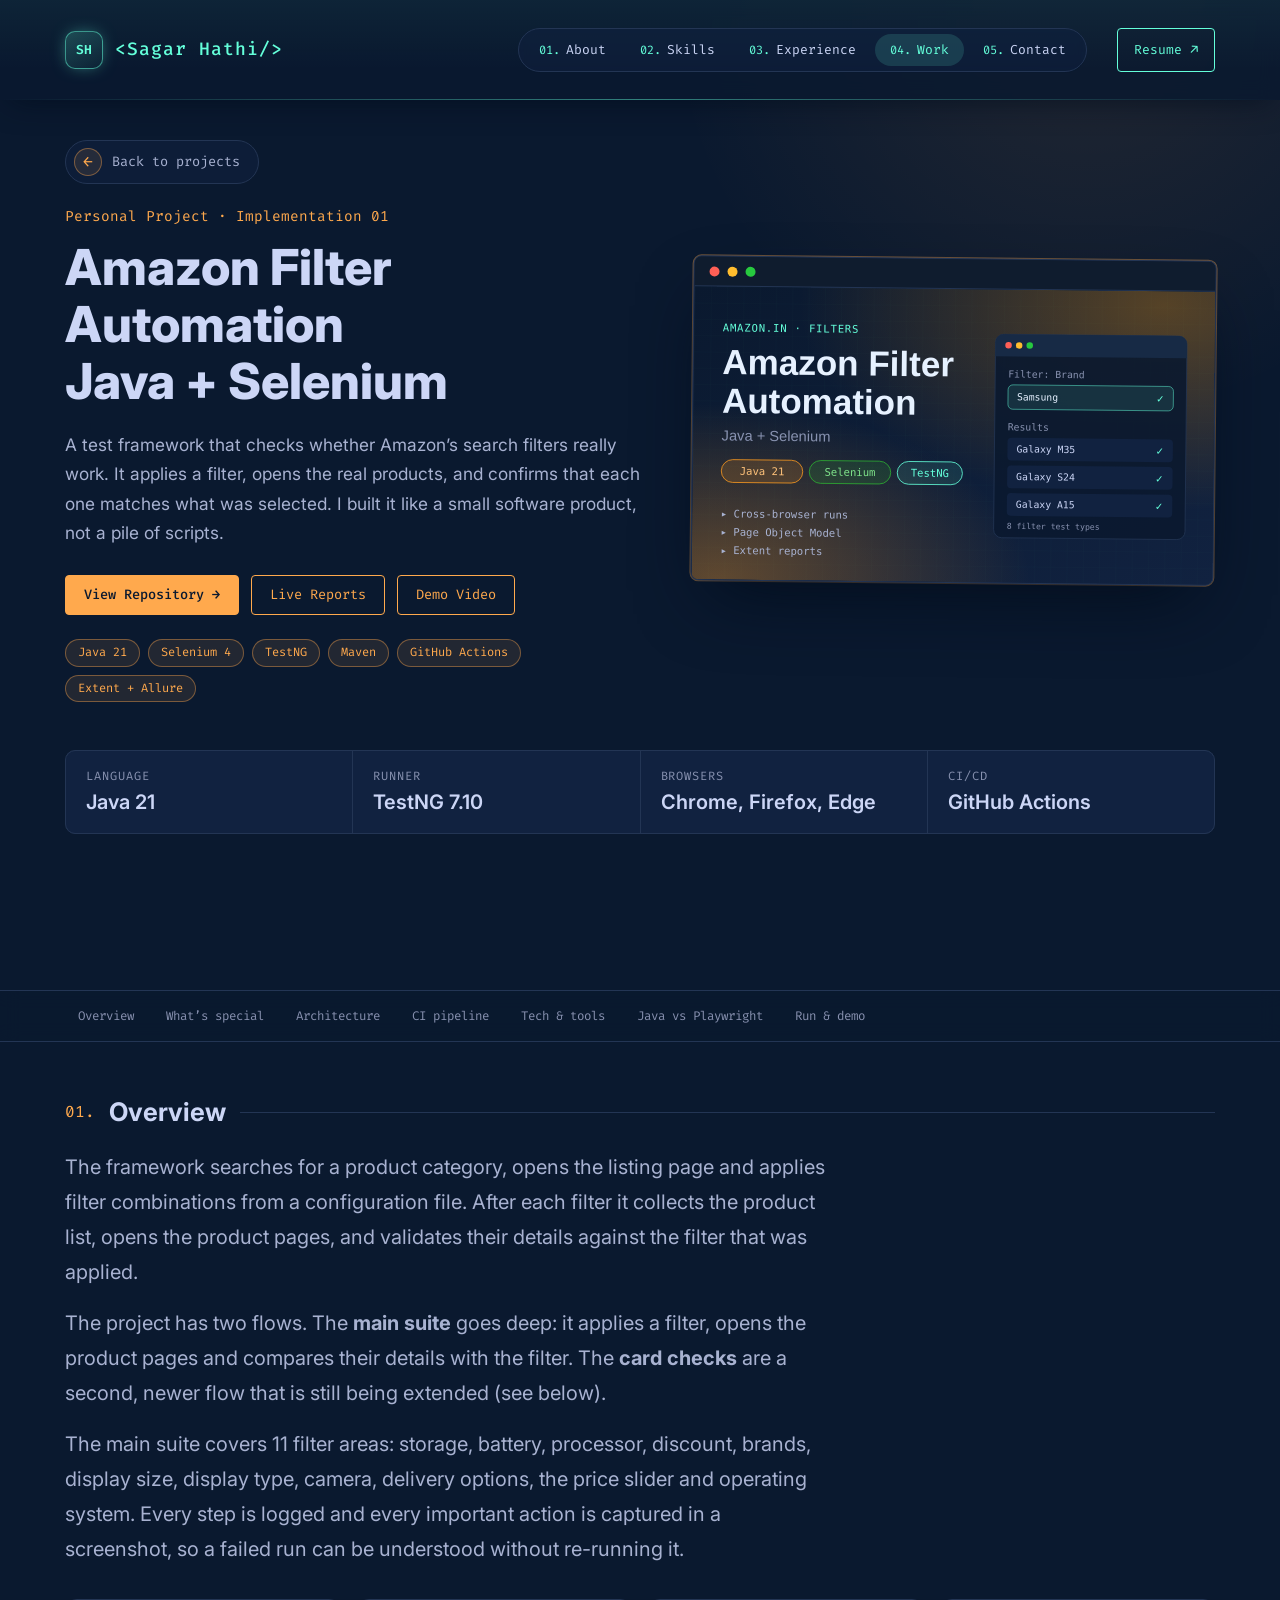
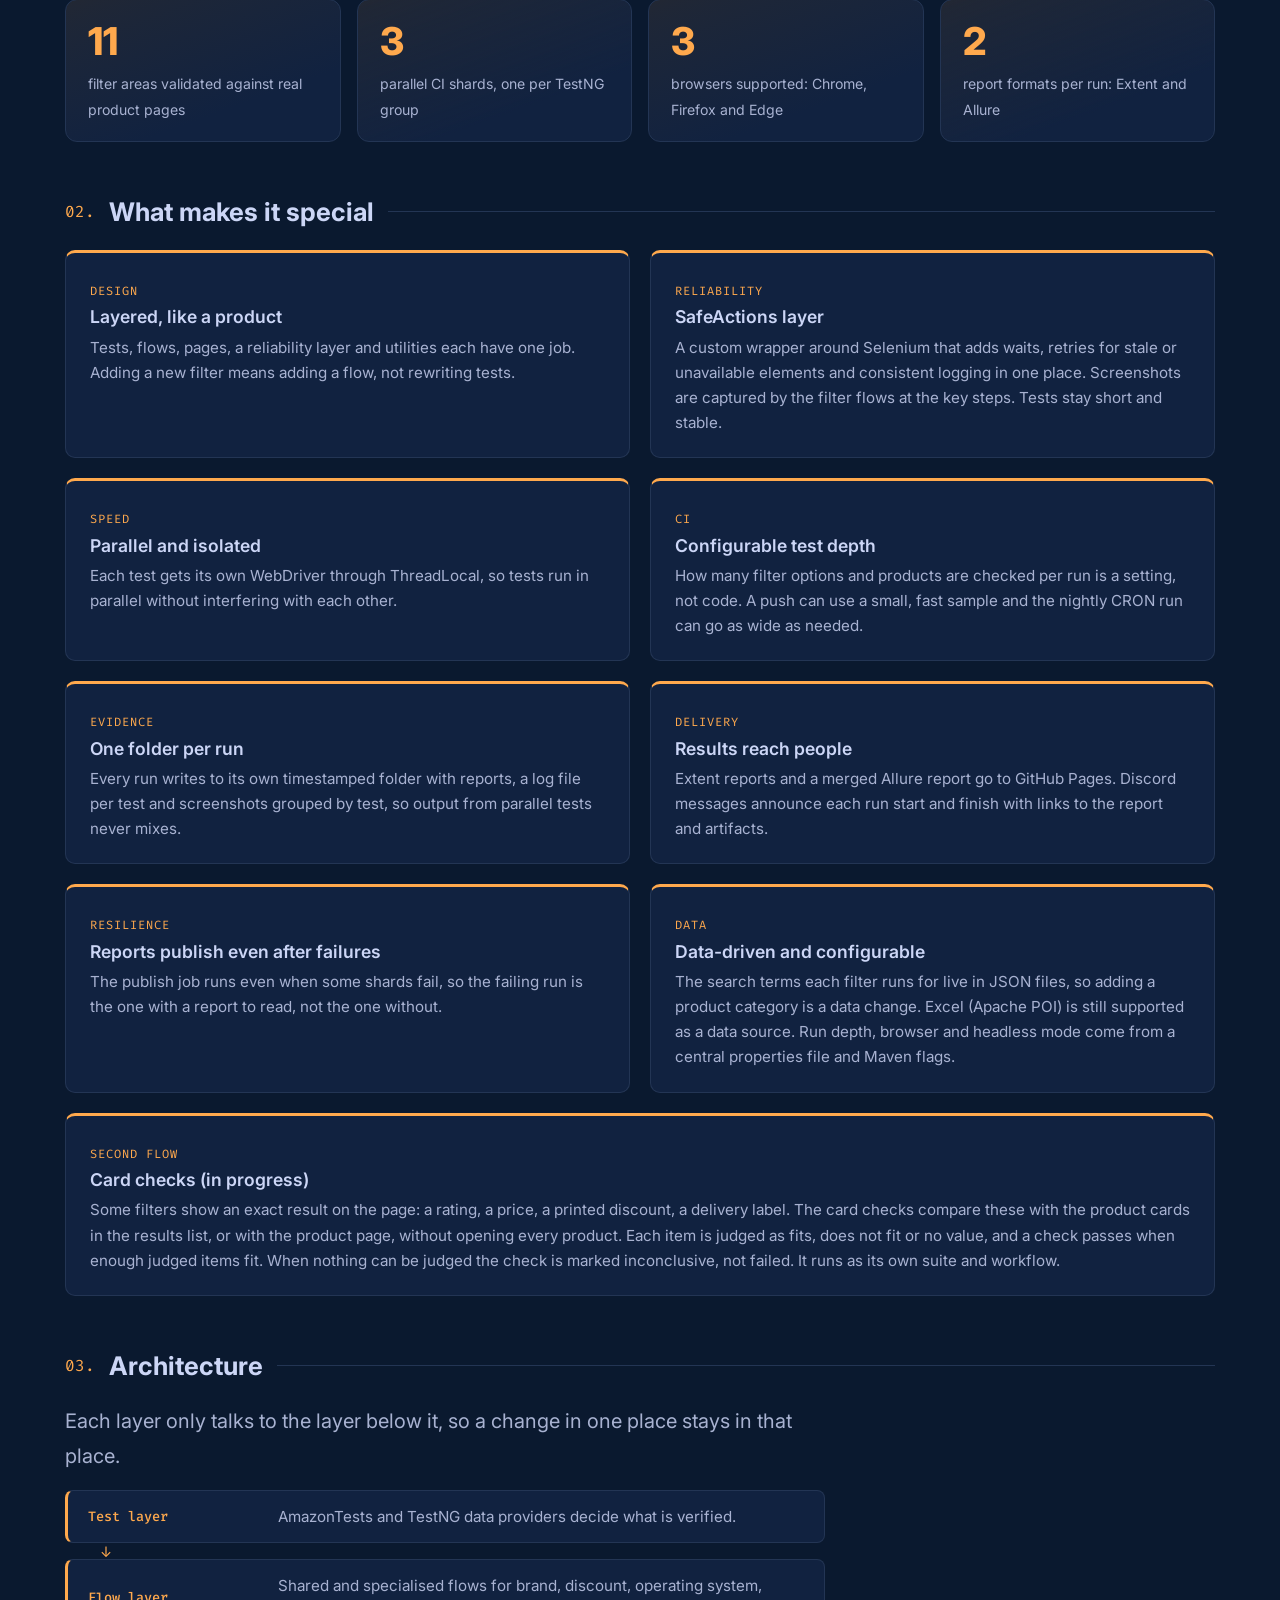
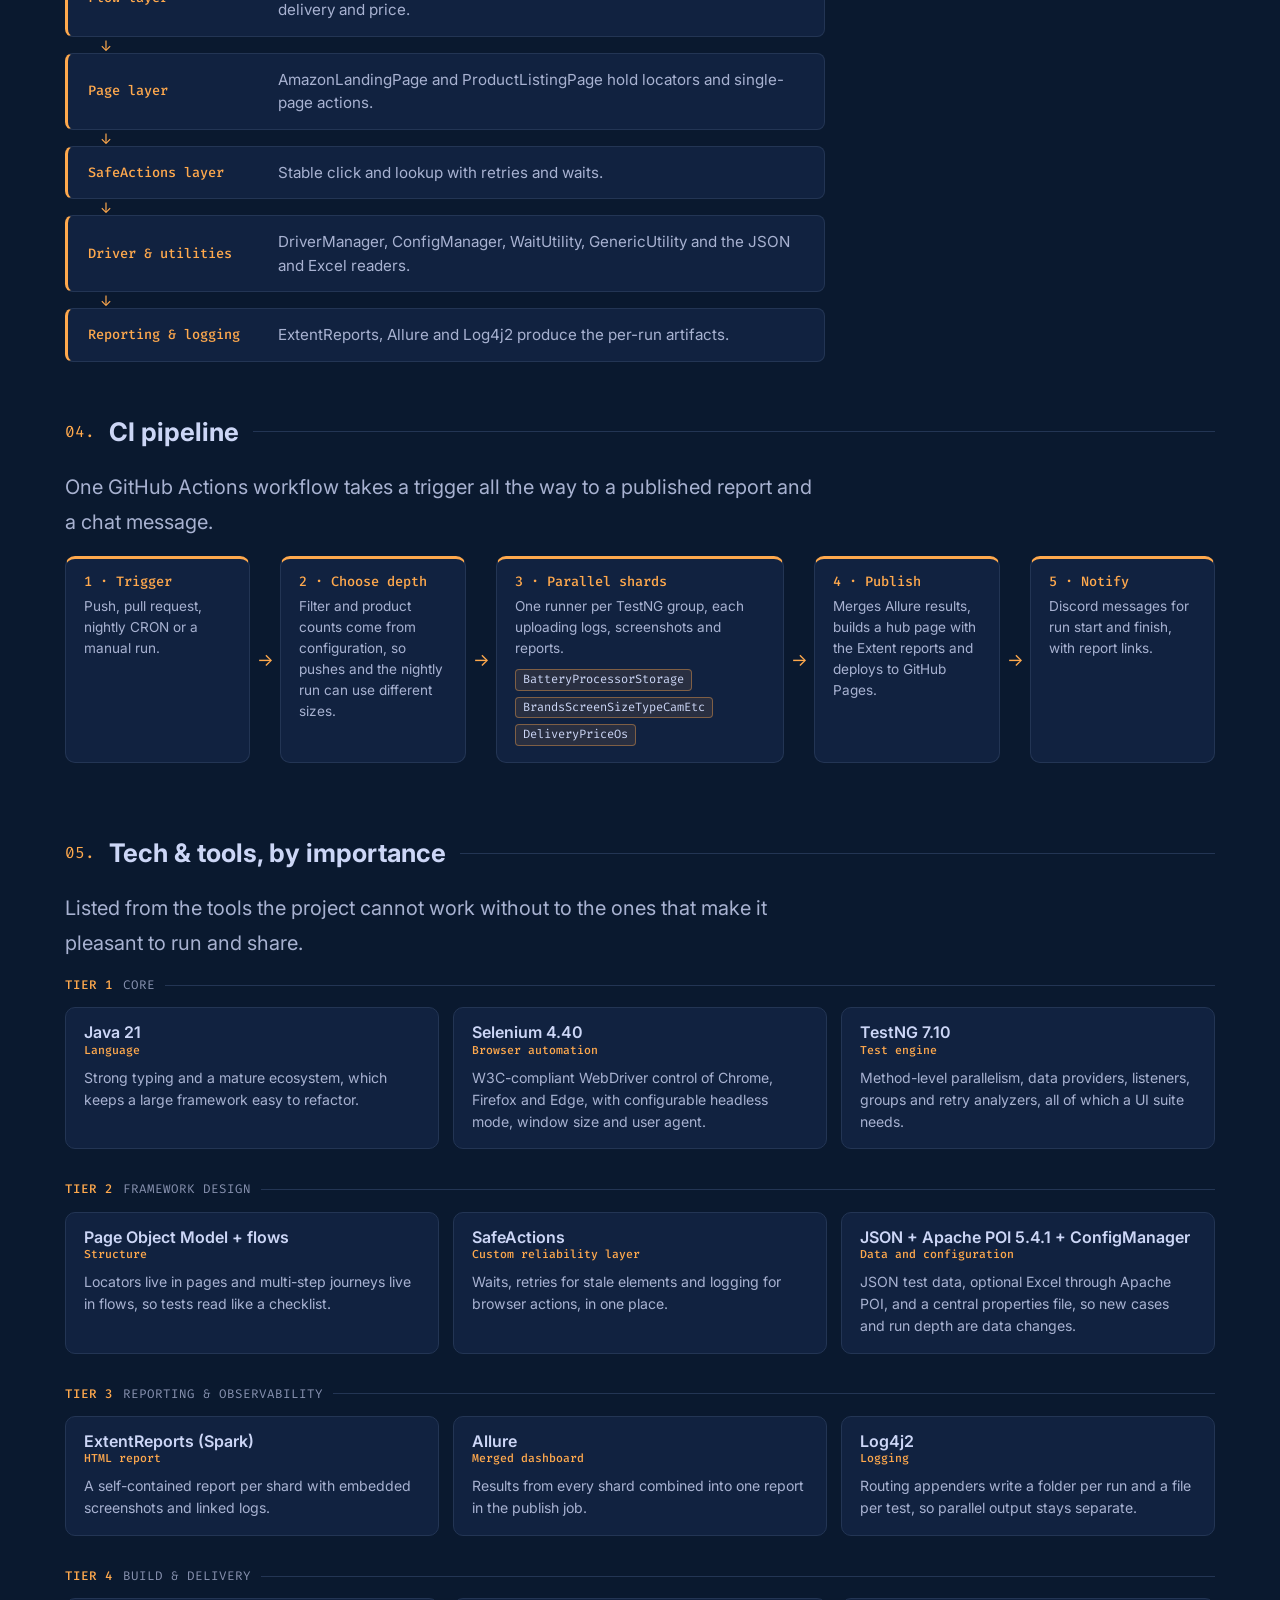
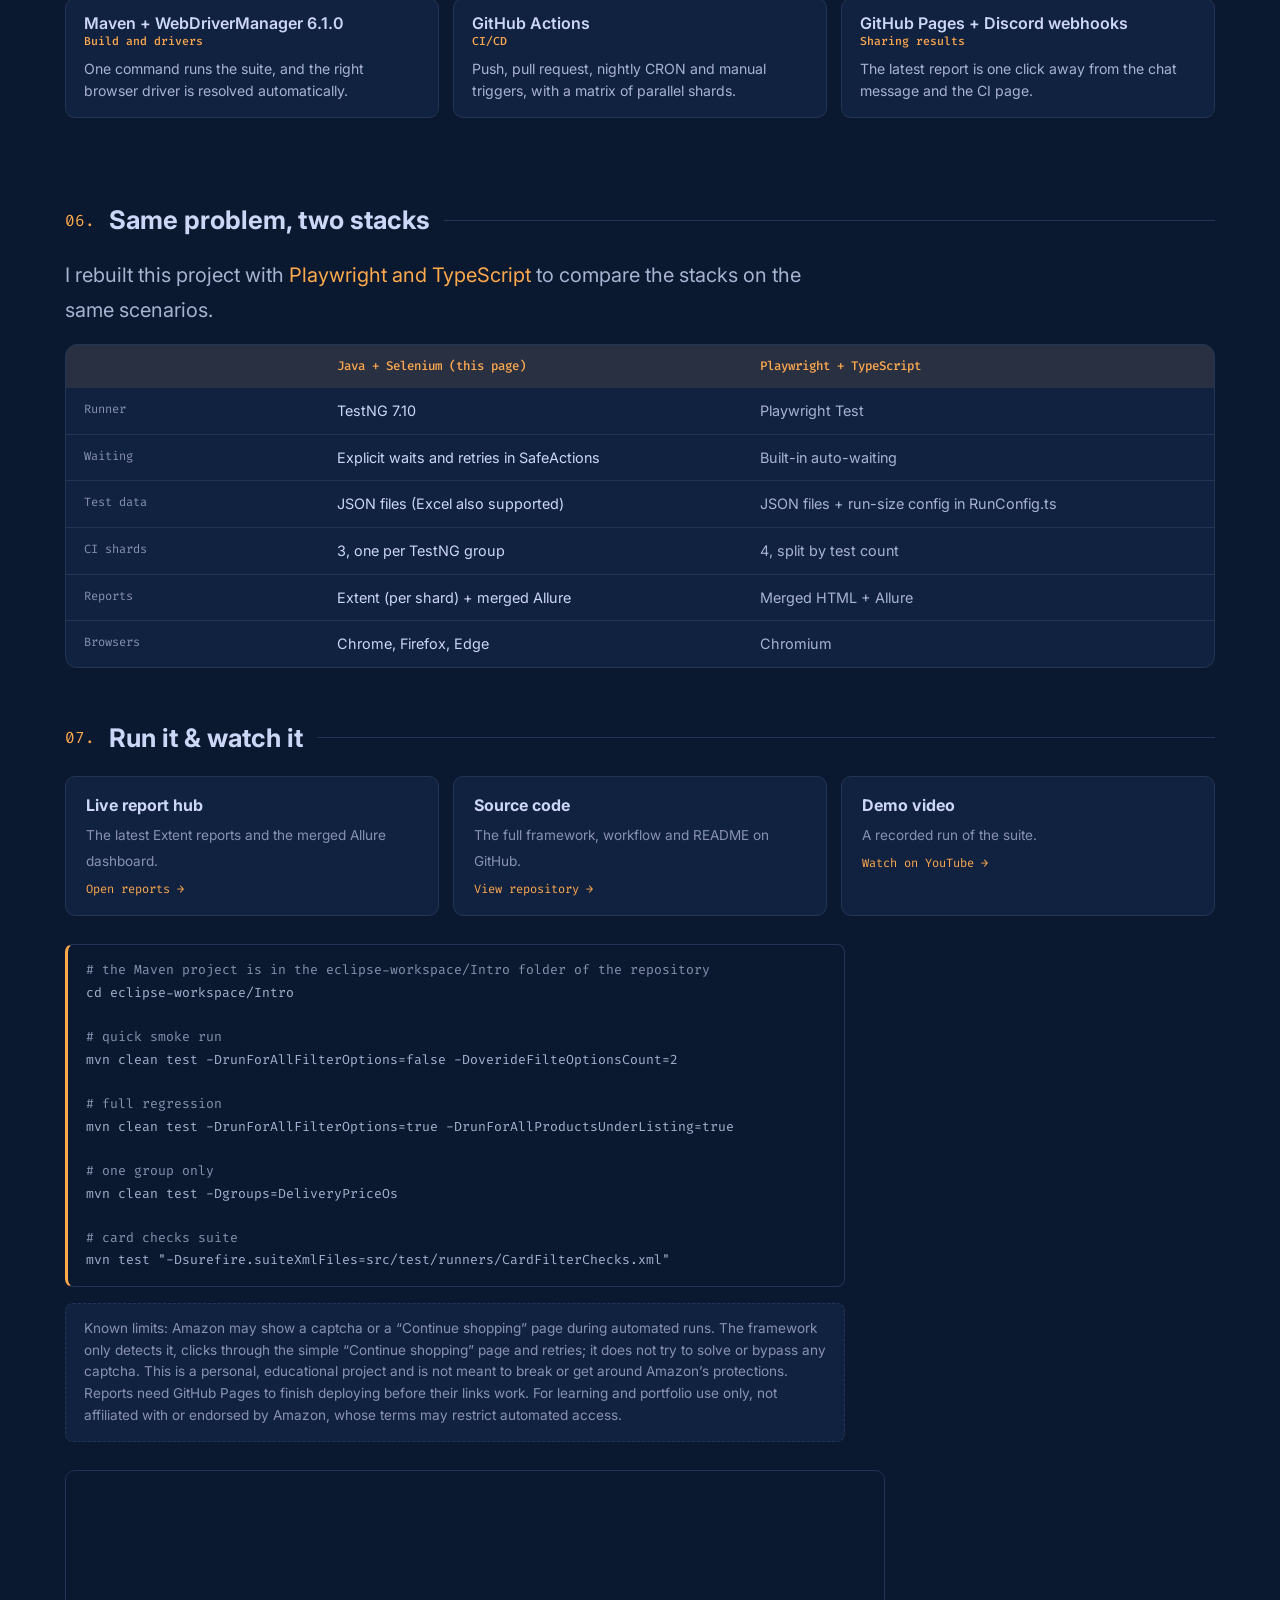
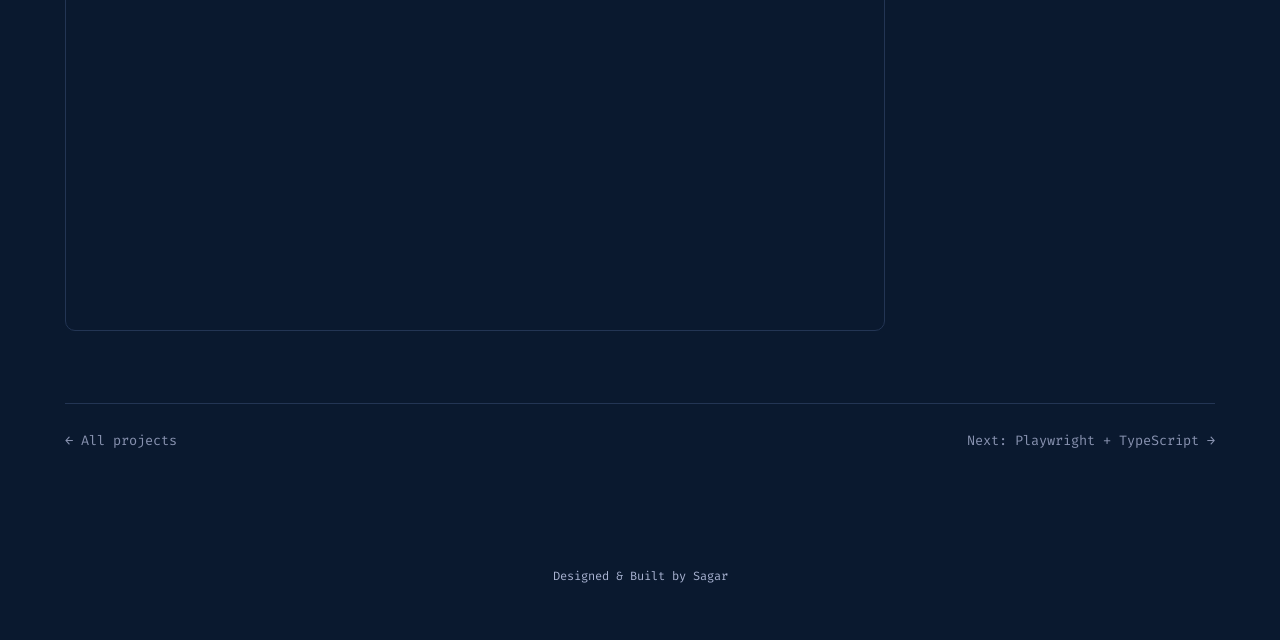
<file: project-amazon-java.html>
<!DOCTYPE html>
<html lang="en">

<head>
    <meta charset="UTF-8">
    <meta name="viewport" content="width=device-width, initial-scale=1.0">
    <meta name="description" content="Amazon filter E2E framework built with Java 21, Selenium 4 and TestNG. Layered architecture, SafeActions reliability layer, adaptive CI with 3 parallel shards, Extent and Allure reports on GitHub Pages.">
    <title>Amazon Automation: Java + Selenium | Sagar Hathi</title>
    <link rel="canonical" href="https://sagarjhathi.github.io/portfolio2.0/project-amazon-java.html">
    <meta property="og:type" content="article">
    <meta property="og:title" content="Amazon Automation: Java + Selenium | Sagar Hathi">
    <meta property="og:description" content="Amazon filter E2E framework built with Java 21, Selenium 4 and TestNG. Layered architecture, SafeActions reliability layer, adaptive CI with 3 parallel shards, Extent and Allure reports on GitHub Pages.">
    <meta property="og:url" content="https://sagarjhathi.github.io/portfolio2.0/project-amazon-java.html">
    <meta property="og:image" content="https://sagarjhathi.github.io/portfolio2.0/assets/og-image.png">
    <meta property="og:image:width" content="1200">
    <meta property="og:image:height" content="630">
    <meta name="twitter:card" content="summary_large_image">
    <meta name="twitter:title" content="Amazon Automation: Java + Selenium | Sagar Hathi">
    <meta name="twitter:description" content="Amazon filter E2E framework built with Java 21, Selenium 4 and TestNG. Layered architecture, SafeActions reliability layer, adaptive CI with 3 parallel shards, Extent and Allure reports on GitHub Pages.">
    <meta name="twitter:image" content="https://sagarjhathi.github.io/portfolio2.0/assets/og-image.png">
    <link rel="icon" type="image/svg+xml"
        href="data:image/svg+xml,%3Csvg xmlns='http://www.w3.org/2000/svg' viewBox='0 0 32 32'%3E%3Crect width='32' height='32' rx='6' fill='%230a192f'/%3E%3Ctext x='16' y='22' font-family='monospace' font-size='16' font-weight='700' fill='%2364ffda' text-anchor='middle'%3ESH%3C/text%3E%3C/svg%3E">
    <link rel="preconnect" href="https://fonts.googleapis.com">
    <link rel="preconnect" href="https://fonts.gstatic.com" crossorigin>
    <link
        href="https://fonts.googleapis.com/css2?family=Fira+Code:wght@300;400;500&family=Inter:wght@300;400;600;700;800&display=swap"
        rel="stylesheet">
    <link rel="stylesheet" href="style.css">
    <link rel="stylesheet" href="project-page.css">
    <link rel="stylesheet" href="project-page-v2.css">
</head>

<body class="project-page accent-java">
    <div class="scroll-progress" id="scrollProgress"></div>

    <a class="skip-link" href="#main">Skip to content</a>

    <header class="header">
        <nav class="navbar">
            <div class="logo">
                <a href="index.html">&lt;Sagar Hathi/&gt;</a>
            </div>
            <div class="nav-links" id="primary-navigation">
                <ol>
                    <li><a href="index.html#about">About</a></li>
                    <li><a href="index.html#skills">Skills</a></li>
                    <li><a href="index.html#experience">Experience</a></li>
                    <li><a href="index.html#projects" class="active" aria-current="page">Work</a></li>
                    <li><a href="index.html#contact">Contact</a></li>
                </ol>
                <a href="Sagar_Hathi_Resume_Test_Engineer.pdf" class="resume-btn" target="_blank" rel="noopener noreferrer"
                    aria-label="View Resume">Resume</a>
            </div>
            <div class="hamburger" role="button" tabindex="0" aria-label="Toggle navigation menu"
                aria-expanded="false" aria-controls="primary-navigation">
                <div class="bar"></div>
                <div class="bar"></div>
                <div class="bar"></div>
            </div>
        </nav>
    </header>

    <main id="main" tabindex="-1">
        <section class="section pp-hero">
            <div class="container">
                <div class="pp-hero-grid">
                    <div>
                        <a class="pp-back" href="index.html#project-amazon-java"><span class="arrow" aria-hidden="true">&larr;</span>Back to projects</a>
                        <p class="pp-eyebrow">Personal Project &middot; Implementation 01</p>
                        <h1 class="pp-title">Amazon Filter Automation<br>Java + Selenium</h1>
                        <p class="pp-lead">
                            A test framework that checks whether Amazon&rsquo;s search filters really work. It applies
                            a filter, opens the real products, and confirms that each one matches what was selected.
                            I built it like a small software product, not a pile of scripts.
                        </p>
                        <div class="pp-buttons">
                            <a class="pp-btn primary" href="https://github.com/sagarjhathi/amazon-filter-e2e-automation-selenium-java"
                                target="_blank" rel="noopener noreferrer">View Repository <span aria-hidden="true">&rarr;</span></a>
                            <a class="pp-btn" href="https://sagarjhathi.github.io/amazon-filter-e2e-automation-selenium-java/"
                                target="_blank" rel="noopener noreferrer">Live Reports</a>
                            <a class="pp-btn" href="https://www.youtube.com/watch?v=KpBcAjqDjUI" target="_blank"
                                rel="noopener noreferrer">Demo Video</a>
                        </div>
                        <ul class="pp-badges" aria-label="Main technologies">
                            <li>Java 21</li>
                            <li>Selenium 4</li>
                            <li>TestNG</li>
                            <li>Maven</li>
                            <li>GitHub Actions</li>
                            <li>Extent + Allure</li>
                        </ul>
                    </div>
                    <div class="pp-hero-visual">
                        <div class="browser-frame">
                            <div class="browser-header">
                                <div class="dot red"></div>
                                <div class="dot yellow"></div>
                                <div class="dot green"></div>
                            </div>
                            <a href="https://sagarjhathi.github.io/amazon-filter-e2e-automation-selenium-java/" target="_blank"
                                rel="noopener noreferrer" aria-label="Open the live report hub">
                                <img class="project-thumb" width="1280" height="720" src="assets/thumb-amazon-java.svg"
                                    alt="Amazon filter automation with Java and Selenium">
                            </a>
                        </div>
                    </div>
                </div>

                <dl class="pp-stats">
                    <div><dt>Language</dt><dd>Java 21</dd></div>
                    <div><dt>Runner</dt><dd>TestNG 7.10</dd></div>
                    <div><dt>Browsers</dt><dd>Chrome, Firefox, Edge</dd></div>
                    <div><dt>CI/CD</dt><dd>GitHub Actions</dd></div>
                </dl>
            </div>
        </section>

        <nav class="pp-toc" aria-label="On this page">
            <div class="container">
                <a href="#overview">Overview</a>
                <a href="#features">What&rsquo;s special</a>
                <a href="#architecture">Architecture</a>
                <a href="#pipeline">CI pipeline</a>
                <a href="#stack">Tech &amp; tools</a>
                <a href="#compare">Java vs Playwright</a>
                <a href="#run">Run &amp; demo</a>
            </div>
        </nav>

        <section class="pp-section" id="overview">
            <div class="container">
                <h2 class="pp-h2"><span class="num">01.</span> Overview</h2>
                <p class="pp-text">
                    The framework searches for a product category, opens the listing page and applies filter
                    combinations from a configuration file. After each filter it collects the product list, opens the
                    product pages, and validates their details against the filter that was applied.
                </p>
                <p class="pp-text">
                    The project has two flows. The <strong>main suite</strong> goes deep: it applies a filter, opens the
                    product pages and compares their details with the filter. The <strong>card checks</strong> are a second,
                    newer flow that is still being extended (see below).
                </p>
                <p class="pp-text">
                    The main suite covers 11 filter areas: storage, battery, processor, discount, brands, display size, display
                    type, camera, delivery options, the price slider and operating system. Every step is logged and
                    every important action is captured in a screenshot, so a failed run can be understood without
                    re-running it.
                </p>
                <div class="pp-metrics reveal">
                    <div class="pp-metric"><strong>11</strong><span>filter areas validated against real product pages</span></div>
                    <div class="pp-metric"><strong>3</strong><span>parallel CI shards, one per TestNG group</span></div>
                    <div class="pp-metric"><strong>3</strong><span>browsers supported: Chrome, Firefox and Edge</span></div>
                    <div class="pp-metric"><strong>2</strong><span>report formats per run: Extent and Allure</span></div>
                </div>
            </div>
        </section>

        <section class="pp-section" id="features">
            <div class="container">
                <h2 class="pp-h2"><span class="num">02.</span> What makes it special</h2>
                <div class="pp-cards">
                    <article class="pp-card reveal">
                        <span class="tag">Design</span>
                        <h3>Layered, like a product</h3>
                        <p>Tests, flows, pages, a reliability layer and utilities each have one job. Adding a new
                            filter means adding a flow, not rewriting tests.</p>
                    </article>
                    <article class="pp-card reveal">
                        <span class="tag">Reliability</span>
                        <h3>SafeActions layer</h3>
                        <p>A custom wrapper around Selenium that adds waits, retries for stale or unavailable
                            elements and consistent logging in one place. Screenshots are captured by the filter
                            flows at the key steps. Tests stay short and stable.</p>
                    </article>
                    <article class="pp-card reveal">
                        <span class="tag">Speed</span>
                        <h3>Parallel and isolated</h3>
                        <p>Each test gets its own WebDriver through ThreadLocal, so tests run in parallel without
                            interfering with each other.</p>
                    </article>
                    <article class="pp-card reveal">
                        <span class="tag">CI</span>
                        <h3>Configurable test depth</h3>
                        <p>How many filter options and products are checked per run is a setting, not code. A push
                            can use a small, fast sample and the nightly CRON run can go as wide as needed.</p>
                    </article>
                    <article class="pp-card reveal">
                        <span class="tag">Evidence</span>
                        <h3>One folder per run</h3>
                        <p>Every run writes to its own timestamped folder with reports, a log file per test and
                            screenshots grouped by test, so output from parallel tests never mixes.</p>
                    </article>
                    <article class="pp-card reveal">
                        <span class="tag">Delivery</span>
                        <h3>Results reach people</h3>
                        <p>Extent reports and a merged Allure report go to GitHub Pages. Discord messages announce
                            each run start and finish with links to the report and artifacts.</p>
                    </article>
                    <article class="pp-card reveal">
                        <span class="tag">Resilience</span>
                        <h3>Reports publish even after failures</h3>
                        <p>The publish job runs even when some shards fail, so the failing run is the one with a
                            report to read, not the one without.</p>
                    </article>
                    <article class="pp-card reveal">
                        <span class="tag">Data</span>
                        <h3>Data-driven and configurable</h3>
                        <p>The search terms each filter runs for live in JSON files, so adding a product category is a
                            data change. Excel (Apache POI) is still supported as a data source. Run depth, browser and
                            headless mode come from a central properties file and Maven flags.</p>
                    </article>
                    <article class="pp-card reveal" style="grid-column: 1 / -1">
                        <span class="tag">Second flow</span>
                        <h3>Card checks (in progress)</h3>
                        <p>Some filters show an exact result on the page: a rating, a price, a printed discount, a
                            delivery label. The card checks compare these with the product cards in the results list, or
                            with the product page, without opening every product. Each item is judged as fits, does not fit
                            or no value, and a check passes when enough judged items fit. When nothing can be judged
                            the check is marked inconclusive, not failed. It runs as its own suite and workflow.</p>
                    </article>
                </div>
            </div>
        </section>

        <section class="pp-section" id="architecture">
            <div class="container">
                <h2 class="pp-h2"><span class="num">03.</span> Architecture</h2>
                <p class="pp-text">Each layer only talks to the layer below it, so a change in one place stays in that place.</p>
                <ol class="pp-layers">
                    <li><strong>Test layer</strong><span>AmazonTests and TestNG data providers decide what is verified.</span></li>
                    <li><strong>Flow layer</strong><span>Shared and specialised flows for brand, discount, operating system, delivery and price.</span></li>
                    <li><strong>Page layer</strong><span>AmazonLandingPage and ProductListingPage hold locators and single-page actions.</span></li>
                    <li><strong>SafeActions layer</strong><span>Stable click and lookup with retries and waits.</span></li>
                    <li><strong>Driver &amp; utilities</strong><span>DriverManager, ConfigManager, WaitUtility, GenericUtility and the JSON and Excel readers.</span></li>
                    <li><strong>Reporting &amp; logging</strong><span>ExtentReports, Allure and Log4j2 produce the per-run artifacts.</span></li>
                </ol>
            </div>
        </section>

        <section class="pp-section" id="pipeline">
            <div class="container">
                <h2 class="pp-h2"><span class="num">04.</span> CI pipeline</h2>
                <p class="pp-text">One GitHub Actions workflow takes a trigger all the way to a published report and a chat message.</p>
                <ol class="pp-pipeline reveal">
                    <li>
                        <h3>1 &middot; Trigger</h3>
                        <p>Push, pull request, nightly CRON or a manual run.</p>
                    </li>
                    <li>
                        <h3>2 &middot; Choose depth</h3>
                        <p>Filter and product counts come from configuration, so pushes and the nightly run can use different sizes.</p>
                    </li>
                    <li>
                        <h3>3 &middot; Parallel shards</h3>
                        <p>One runner per TestNG group, each uploading logs, screenshots and reports.</p>
                        <div class="fan"><span>BatteryProcessorStorage</span><span>BrandsScreenSizeTypeCamEtc</span><span>DeliveryPriceOs</span></div>
                    </li>
                    <li>
                        <h3>4 &middot; Publish</h3>
                        <p>Merges Allure results, builds a hub page with the Extent reports and deploys to GitHub Pages.</p>
                    </li>
                    <li>
                        <h3>5 &middot; Notify</h3>
                        <p>Discord messages for run start and finish, with report links.</p>
                    </li>
                </ol>
            </div>
        </section>

        <section class="pp-section" id="stack">
            <div class="container">
                <h2 class="pp-h2"><span class="num">05.</span> Tech &amp; tools, by importance</h2>
                <p class="pp-text">Listed from the tools the project cannot work without to the ones that make it pleasant to run and share.</p>

                <div class="pp-tier reveal">
                    <div class="pp-tier-label"><b>Tier 1</b> Core</div>
                    <div class="pp-tools">
                        <div class="pp-tool"><h3>Java 21</h3><span class="role">Language</span><p>Strong typing and a mature ecosystem, which keeps a large framework easy to refactor.</p></div>
                        <div class="pp-tool"><h3>Selenium 4.40</h3><span class="role">Browser automation</span><p>W3C-compliant WebDriver control of Chrome, Firefox and Edge, with configurable headless mode, window size and user agent.</p></div>
                        <div class="pp-tool"><h3>TestNG 7.10</h3><span class="role">Test engine</span><p>Method-level parallelism, data providers, listeners, groups and retry analyzers, all of which a UI suite needs.</p></div>
                    </div>
                </div>

                <div class="pp-tier reveal">
                    <div class="pp-tier-label"><b>Tier 2</b> Framework design</div>
                    <div class="pp-tools">
                        <div class="pp-tool"><h3>Page Object Model + flows</h3><span class="role">Structure</span><p>Locators live in pages and multi-step journeys live in flows, so tests read like a checklist.</p></div>
                        <div class="pp-tool"><h3>SafeActions</h3><span class="role">Custom reliability layer</span><p>Waits, retries for stale elements and logging for browser actions, in one place.</p></div>
                        <div class="pp-tool"><h3>JSON + Apache POI 5.4.1 + ConfigManager</h3><span class="role">Data and configuration</span><p>JSON test data, optional Excel through Apache POI, and a central properties file, so new cases and run depth are data changes.</p></div>
                    </div>
                </div>

                <div class="pp-tier reveal">
                    <div class="pp-tier-label"><b>Tier 3</b> Reporting &amp; observability</div>
                    <div class="pp-tools">
                        <div class="pp-tool"><h3>ExtentReports (Spark)</h3><span class="role">HTML report</span><p>A self-contained report per shard with embedded screenshots and linked logs.</p></div>
                        <div class="pp-tool"><h3>Allure</h3><span class="role">Merged dashboard</span><p>Results from every shard combined into one report in the publish job.</p></div>
                        <div class="pp-tool"><h3>Log4j2</h3><span class="role">Logging</span><p>Routing appenders write a folder per run and a file per test, so parallel output stays separate.</p></div>
                    </div>
                </div>

                <div class="pp-tier reveal">
                    <div class="pp-tier-label"><b>Tier 4</b> Build &amp; delivery</div>
                    <div class="pp-tools">
                        <div class="pp-tool"><h3>Maven + WebDriverManager 6.1.0</h3><span class="role">Build and drivers</span><p>One command runs the suite, and the right browser driver is resolved automatically.</p></div>
                        <div class="pp-tool"><h3>GitHub Actions</h3><span class="role">CI/CD</span><p>Push, pull request, nightly CRON and manual triggers, with a matrix of parallel shards.</p></div>
                        <div class="pp-tool"><h3>GitHub Pages + Discord webhooks</h3><span class="role">Sharing results</span><p>The latest report is one click away from the chat message and the CI page.</p></div>
                    </div>
                </div>
            </div>
        </section>
        <section class="pp-section" id="compare">
            <div class="container">
                <h2 class="pp-h2"><span class="num">06.</span> Same problem, two stacks</h2>
                <p class="pp-text">I rebuilt this project with <a href="project-amazon-playwright.html" style="color:var(--accent)">Playwright and TypeScript</a> to compare the stacks on the same scenarios.</p>
                <table class="pp-compare reveal">
                    <thead><tr><th></th><th>Java + Selenium (this page)</th><th>Playwright + TypeScript</th></tr></thead>
                    <tbody>
                        <tr><th>Runner</th><td class="here">TestNG 7.10</td><td>Playwright Test</td></tr>
                        <tr><th>Waiting</th><td class="here">Explicit waits and retries in SafeActions</td><td>Built-in auto-waiting</td></tr>
                        <tr><th>Test data</th><td class="here">JSON files (Excel also supported)</td><td>JSON files + run-size config in RunConfig.ts</td></tr>
                        <tr><th>CI shards</th><td class="here">3, one per TestNG group</td><td>4, split by test count</td></tr>
                        <tr><th>Reports</th><td class="here">Extent (per shard) + merged Allure</td><td>Merged HTML + Allure</td></tr>
                        <tr><th>Browsers</th><td class="here">Chrome, Firefox, Edge</td><td>Chromium</td></tr>
                    </tbody>
                </table>
            </div>
        </section>

        <section class="pp-section" id="run">
            <div class="container">
                <h2 class="pp-h2"><span class="num">07.</span> Run it &amp; watch it</h2>
                <div class="pp-links">
                    <a class="pp-link" href="https://sagarjhathi.github.io/amazon-filter-e2e-automation-selenium-java/" target="_blank" rel="noopener noreferrer"><b>Live report hub</b><span>The latest Extent reports and the merged Allure dashboard.</span><em>Open reports &rarr;</em></a>
                    <a class="pp-link" href="https://github.com/sagarjhathi/amazon-filter-e2e-automation-selenium-java" target="_blank" rel="noopener noreferrer"><b>Source code</b><span>The full framework, workflow and README on GitHub.</span><em>View repository &rarr;</em></a>
                    <a class="pp-link" href="https://www.youtube.com/watch?v=KpBcAjqDjUI" target="_blank" rel="noopener noreferrer"><b>Demo video</b><span>A recorded run of the suite.</span><em>Watch on YouTube &rarr;</em></a>
                </div>
                <pre class="pp-code"><span class="c"># the Maven project is in the eclipse-workspace/Intro folder of the repository</span>
cd eclipse-workspace/Intro

<span class="c"># quick smoke run</span>
mvn clean test -DrunForAllFilterOptions=false -DoverideFilteOptionsCount=2

<span class="c"># full regression</span>
mvn clean test -DrunForAllFilterOptions=true -DrunForAllProductsUnderListing=true

<span class="c"># one group only</span>
mvn clean test -Dgroups=DeliveryPriceOs

<span class="c"># card checks suite</span>
mvn test "-Dsurefire.suiteXmlFiles=src/test/runners/CardFilterChecks.xml"</pre>
                <p class="pp-note">
                    Known limits: Amazon may show a captcha or a &ldquo;Continue shopping&rdquo; page during automated runs. The framework only
                    detects it, clicks through the simple &ldquo;Continue shopping&rdquo; page and retries; it does not try to solve or bypass
                    any captcha. This is a personal, educational project and is not meant to break or get around Amazon&rsquo;s protections.
                    Reports need GitHub Pages to finish deploying before their links work. For learning and portfolio
                    use only, not affiliated with or endorsed by Amazon, whose terms may restrict automated access.
                </p>

                <div class="pp-video" style="margin-top:28px">
                    <iframe src="https://www.youtube.com/embed/KpBcAjqDjUI" title="Amazon automation demo"
                        allow="accelerometer; autoplay; clipboard-write; encrypted-media; gyroscope; picture-in-picture"
                        allowfullscreen loading="lazy"></iframe>
                </div>

                <nav class="pp-nav" aria-label="Project navigation">
                    <a href="index.html#projects">&larr; All projects</a>
                    <a href="project-amazon-playwright.html">Next: Playwright + TypeScript &rarr;</a>
                </nav>
            </div>
        </section>
    </main>

    <footer class="footer">
        <div class="footer-content">
            <p class="copyright">Designed &amp; Built by Sagar</p>
        </div>
    </footer>
    <script src="nav-menu.js"></script>
    <script src="project-header.js"></script>
    <script src="project-page.js"></script>
</body>

</html>
</file>
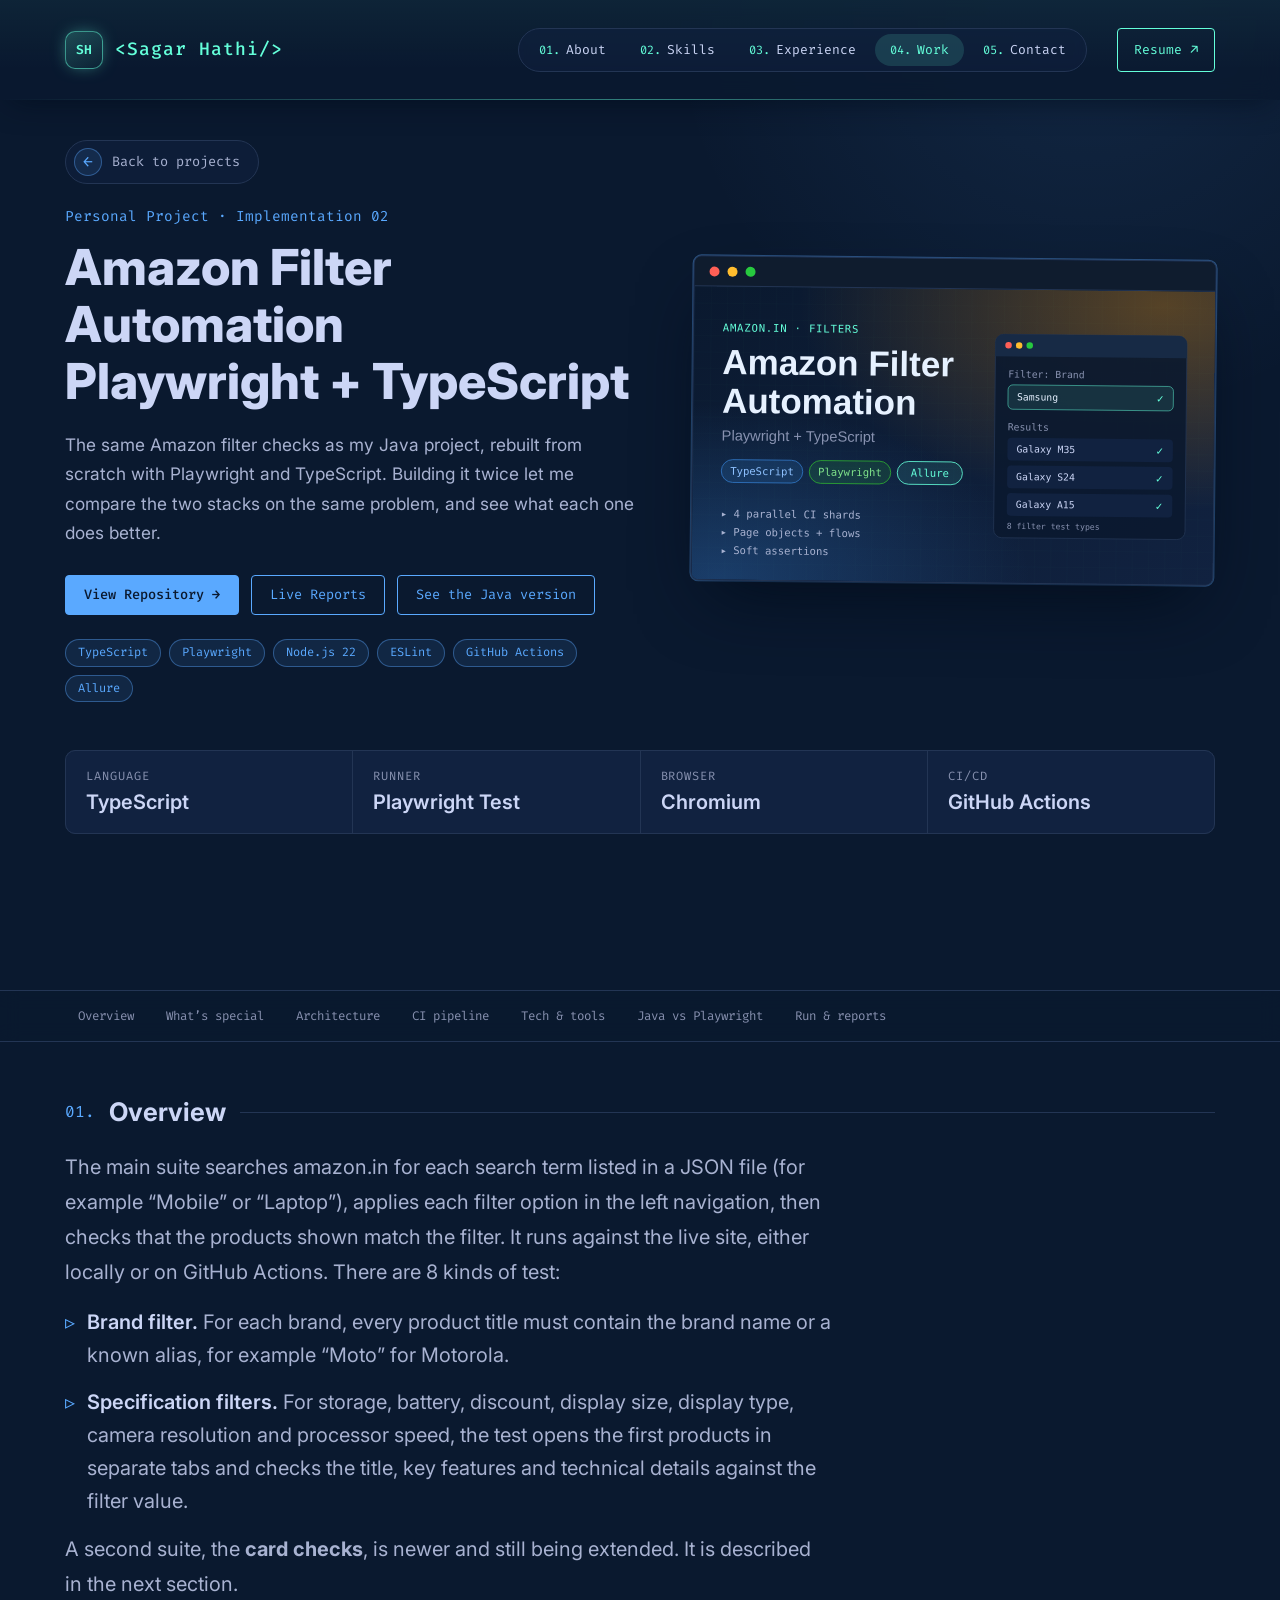
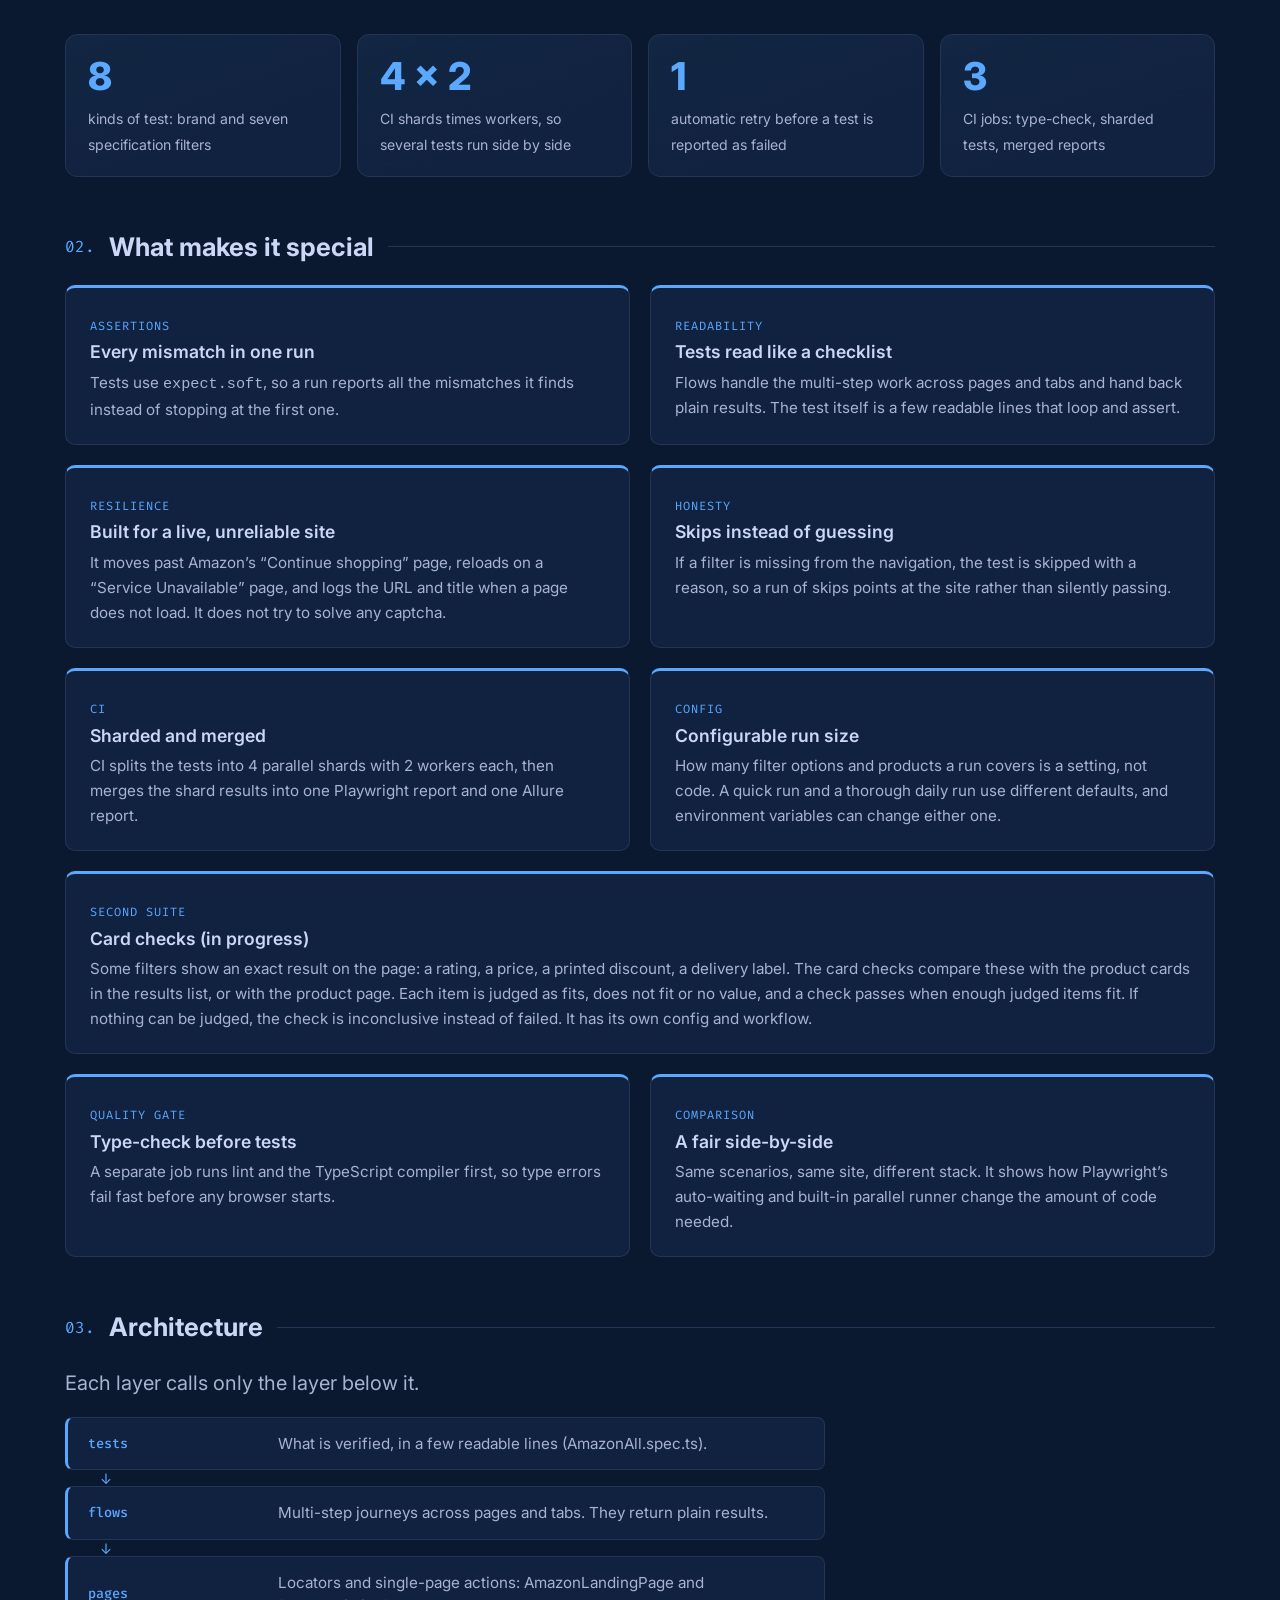
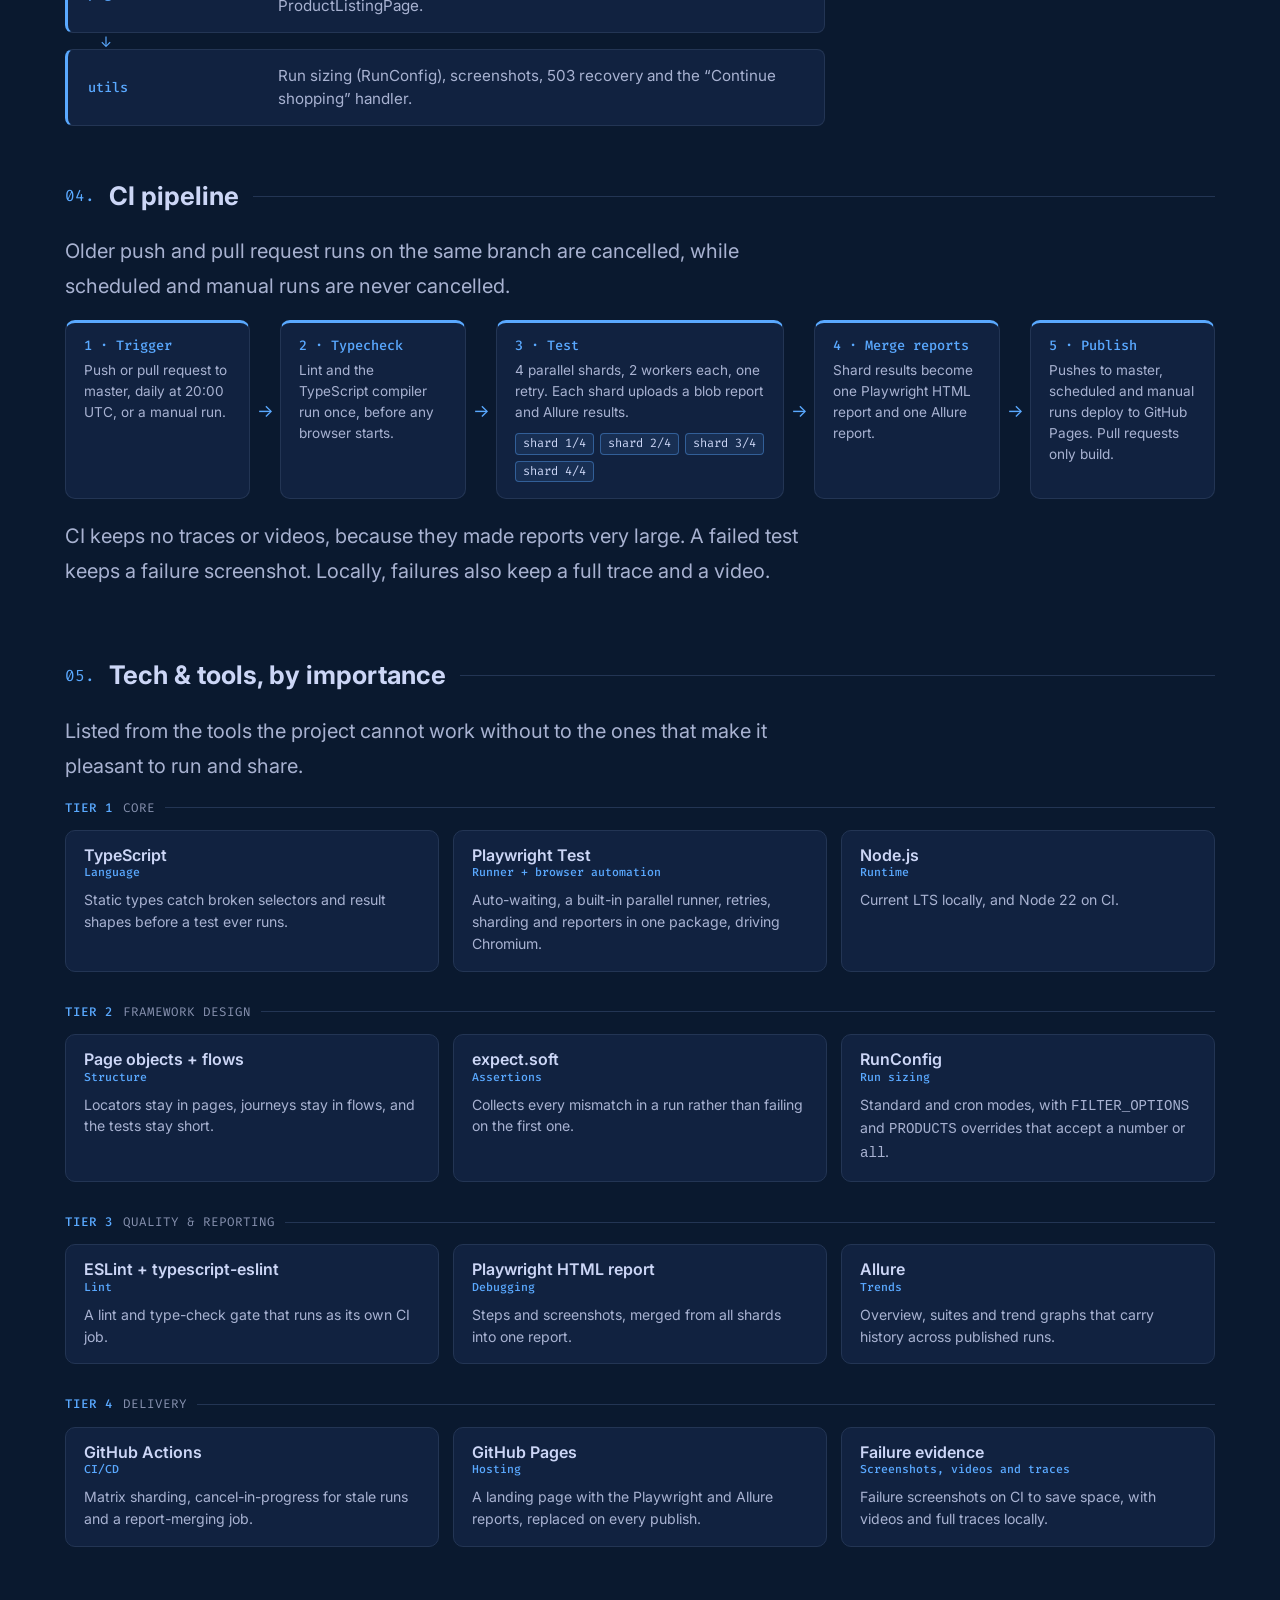
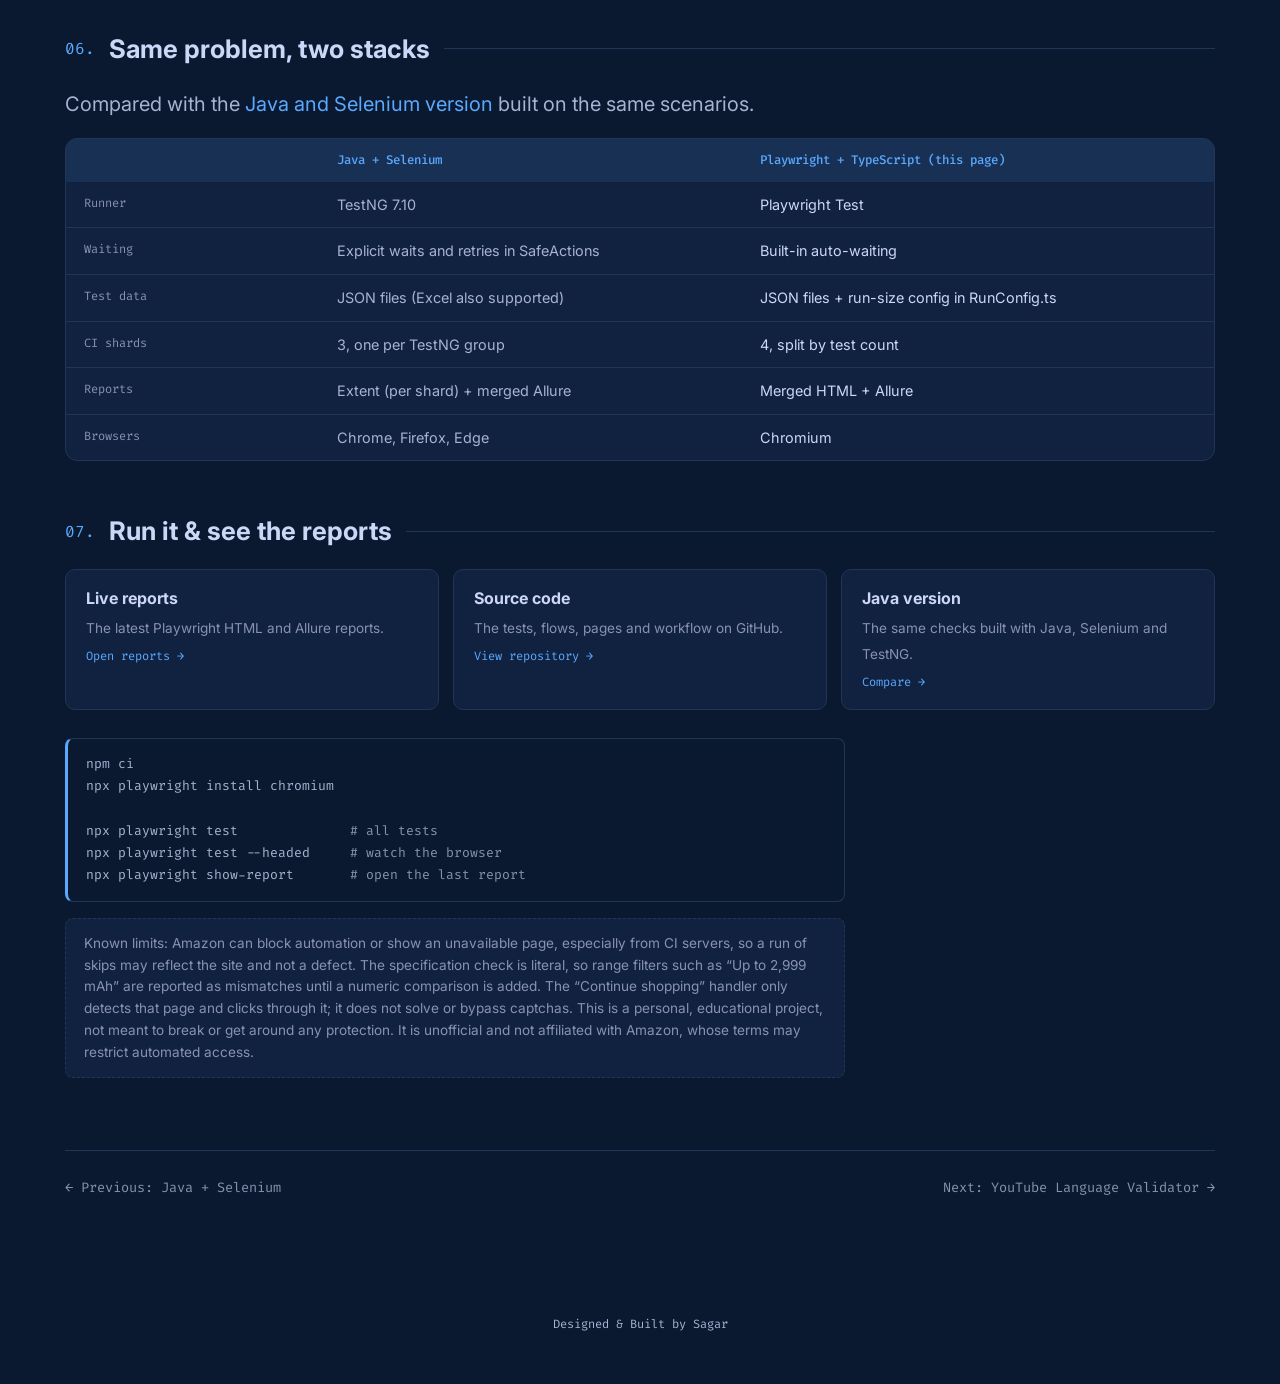
<file: project-amazon-playwright.html>
<!DOCTYPE html>
<html lang="en">

<head>
    <meta charset="UTF-8">
    <meta name="viewport" content="width=device-width, initial-scale=1.0">
    <meta name="description" content="Amazon filter E2E tests rebuilt with Playwright and TypeScript. Layered tests, flows and pages, soft assertions, 4-shard CI with merged Playwright and Allure reports on GitHub Pages.">
    <title>Amazon Automation: Playwright + TypeScript | Sagar Hathi</title>
    <link rel="canonical" href="https://sagarjhathi.github.io/portfolio2.0/project-amazon-playwright.html">
    <meta property="og:type" content="article">
    <meta property="og:title" content="Amazon Automation: Playwright + TypeScript | Sagar Hathi">
    <meta property="og:description" content="Amazon filter E2E tests rebuilt with Playwright and TypeScript. Layered tests, flows and pages, soft assertions, 4-shard CI with merged Playwright and Allure reports on GitHub Pages.">
    <meta property="og:url" content="https://sagarjhathi.github.io/portfolio2.0/project-amazon-playwright.html">
    <meta property="og:image" content="https://sagarjhathi.github.io/portfolio2.0/assets/og-image.png">
    <meta property="og:image:width" content="1200">
    <meta property="og:image:height" content="630">
    <meta name="twitter:card" content="summary_large_image">
    <meta name="twitter:title" content="Amazon Automation: Playwright + TypeScript | Sagar Hathi">
    <meta name="twitter:description" content="Amazon filter E2E tests rebuilt with Playwright and TypeScript. Layered tests, flows and pages, soft assertions, 4-shard CI with merged Playwright and Allure reports on GitHub Pages.">
    <meta name="twitter:image" content="https://sagarjhathi.github.io/portfolio2.0/assets/og-image.png">
    <link rel="icon" type="image/svg+xml"
        href="data:image/svg+xml,%3Csvg xmlns='http://www.w3.org/2000/svg' viewBox='0 0 32 32'%3E%3Crect width='32' height='32' rx='6' fill='%230a192f'/%3E%3Ctext x='16' y='22' font-family='monospace' font-size='16' font-weight='700' fill='%2364ffda' text-anchor='middle'%3ESH%3C/text%3E%3C/svg%3E">
    <link rel="preconnect" href="https://fonts.googleapis.com">
    <link rel="preconnect" href="https://fonts.gstatic.com" crossorigin>
    <link
        href="https://fonts.googleapis.com/css2?family=Fira+Code:wght@300;400;500&family=Inter:wght@300;400;600;700;800&display=swap"
        rel="stylesheet">
    <link rel="stylesheet" href="style.css">
    <link rel="stylesheet" href="project-page.css">
    <link rel="stylesheet" href="project-page-v2.css">
</head>

<body class="project-page accent-ts">
    <div class="scroll-progress" id="scrollProgress"></div>

    <a class="skip-link" href="#main">Skip to content</a>

    <header class="header">
        <nav class="navbar">
            <div class="logo">
                <a href="index.html">&lt;Sagar Hathi/&gt;</a>
            </div>
            <div class="nav-links" id="primary-navigation">
                <ol>
                    <li><a href="index.html#about">About</a></li>
                    <li><a href="index.html#skills">Skills</a></li>
                    <li><a href="index.html#experience">Experience</a></li>
                    <li><a href="index.html#projects" class="active" aria-current="page">Work</a></li>
                    <li><a href="index.html#contact">Contact</a></li>
                </ol>
                <a href="Sagar_Hathi_Resume_Test_Engineer.pdf" class="resume-btn" target="_blank" rel="noopener noreferrer"
                    aria-label="View Resume">Resume</a>
            </div>
            <div class="hamburger" role="button" tabindex="0" aria-label="Toggle navigation menu"
                aria-expanded="false" aria-controls="primary-navigation">
                <div class="bar"></div>
                <div class="bar"></div>
                <div class="bar"></div>
            </div>
        </nav>
    </header>

    <main id="main" tabindex="-1">
        <section class="section pp-hero">
            <div class="container">
                <div class="pp-hero-grid">
                    <div>
                        <a class="pp-back" href="index.html#project-amazon-playwright"><span class="arrow" aria-hidden="true">&larr;</span>Back to projects</a>
                        <p class="pp-eyebrow">Personal Project &middot; Implementation 02</p>
                        <h1 class="pp-title">Amazon Filter Automation<br>Playwright + TypeScript</h1>
                        <p class="pp-lead">
                            The same Amazon filter checks as my Java project, rebuilt from scratch with Playwright and
                            TypeScript. Building it twice let me compare the two stacks on the same problem, and see
                            what each one does better.
                        </p>
                        <div class="pp-buttons">
                            <a class="pp-btn primary" href="https://github.com/sagarjhathi/amazon-e2e-filter-automation-playwright-ts"
                                target="_blank" rel="noopener noreferrer">View Repository <span aria-hidden="true">&rarr;</span></a>
                            <a class="pp-btn" href="https://sagarjhathi.github.io/amazon-e2e-filter-automation-playwright-ts/"
                                target="_blank" rel="noopener noreferrer">Live Reports</a>
                            <a class="pp-btn" href="project-amazon-java.html">See the Java version</a>
                        </div>
                        <ul class="pp-badges" aria-label="Main technologies">
                            <li>TypeScript</li>
                            <li>Playwright</li>
                            <li>Node.js 22</li>
                            <li>ESLint</li>
                            <li>GitHub Actions</li>
                            <li>Allure</li>
                        </ul>
                    </div>
                    <div class="pp-hero-visual">
                        <div class="browser-frame">
                            <div class="browser-header">
                                <div class="dot red"></div>
                                <div class="dot yellow"></div>
                                <div class="dot green"></div>
                            </div>
                            <a href="https://sagarjhathi.github.io/amazon-e2e-filter-automation-playwright-ts/" target="_blank"
                                rel="noopener noreferrer" aria-label="Open the live reports">
                                <img class="project-thumb" width="1280" height="720" src="assets/thumb-amazon-playwright.svg"
                                    alt="Amazon filter automation with Playwright and TypeScript">
                            </a>
                        </div>
                    </div>
                </div>

                <dl class="pp-stats">
                    <div><dt>Language</dt><dd>TypeScript</dd></div>
                    <div><dt>Runner</dt><dd>Playwright Test</dd></div>
                    <div><dt>Browser</dt><dd>Chromium</dd></div>
                    <div><dt>CI/CD</dt><dd>GitHub Actions</dd></div>
                </dl>
            </div>
        </section>

        <nav class="pp-toc" aria-label="On this page">
            <div class="container">
                <a href="#overview">Overview</a>
                <a href="#features">What&rsquo;s special</a>
                <a href="#architecture">Architecture</a>
                <a href="#pipeline">CI pipeline</a>
                <a href="#stack">Tech &amp; tools</a>
                <a href="#compare">Java vs Playwright</a>
                <a href="#run">Run &amp; reports</a>
            </div>
        </nav>

        <section class="pp-section" id="overview">
            <div class="container">
                <h2 class="pp-h2"><span class="num">01.</span> Overview</h2>
                <p class="pp-text">
                    The main suite searches amazon.in for each search term listed in a JSON file (for example
                    &ldquo;Mobile&rdquo; or &ldquo;Laptop&rdquo;), applies each filter option in the left
                    navigation, then checks that the products shown match the filter. It runs against the live site,
                    either locally or on GitHub Actions. There are 8 kinds of test:
                </p>
                <ul class="pp-list">
                    <li><strong>Brand filter.</strong> For each brand, every product title must contain the brand name or a known alias, for example &ldquo;Moto&rdquo; for Motorola.</li>
                    <li><strong>Specification filters.</strong> For storage, battery, discount, display size, display type, camera resolution and processor speed, the test opens the first products in separate tabs and checks the title, key features and technical details against the filter value.</li>
                </ul>
                <p class="pp-text">
                    A second suite, the <strong>card checks</strong>, is newer and still being extended. It is described
                    in the next section.
                </p>
                <div class="pp-metrics reveal">
                    <div class="pp-metric"><strong>8</strong><span>kinds of test: brand and seven specification filters</span></div>
                    <div class="pp-metric"><strong>4 &times; 2</strong><span>CI shards times workers, so several tests run side by side</span></div>
                    <div class="pp-metric"><strong>1</strong><span>automatic retry before a test is reported as failed</span></div>
                    <div class="pp-metric"><strong>3</strong><span>CI jobs: type-check, sharded tests, merged reports</span></div>
                </div>
            </div>
        </section>

        <section class="pp-section" id="features">
            <div class="container">
                <h2 class="pp-h2"><span class="num">02.</span> What makes it special</h2>
                <div class="pp-cards">
                    <article class="pp-card reveal">
                        <span class="tag">Assertions</span>
                        <h3>Every mismatch in one run</h3>
                        <p>Tests use <code>expect.soft</code>, so a run reports all the mismatches it finds instead
                            of stopping at the first one.</p>
                    </article>
                    <article class="pp-card reveal">
                        <span class="tag">Readability</span>
                        <h3>Tests read like a checklist</h3>
                        <p>Flows handle the multi-step work across pages and tabs and hand back plain results. The
                            test itself is a few readable lines that loop and assert.</p>
                    </article>
                    <article class="pp-card reveal">
                        <span class="tag">Resilience</span>
                        <h3>Built for a live, unreliable site</h3>
                        <p>It moves past Amazon&rsquo;s &ldquo;Continue shopping&rdquo; page, reloads on a
                            &ldquo;Service Unavailable&rdquo; page, and logs the URL and title when a page does not
                            load. It does not try to solve any captcha.</p>
                    </article>
                    <article class="pp-card reveal">
                        <span class="tag">Honesty</span>
                        <h3>Skips instead of guessing</h3>
                        <p>If a filter is missing from the navigation, the test is skipped with a reason, so a run
                            of skips points at the site rather than silently passing.</p>
                    </article>
                    <article class="pp-card reveal">
                        <span class="tag">CI</span>
                        <h3>Sharded and merged</h3>
                        <p>CI splits the tests into 4 parallel shards with 2 workers each, then merges the shard
                            results into one Playwright report and one Allure report.</p>
                    </article>
                    <article class="pp-card reveal">
                        <span class="tag">Config</span>
                        <h3>Configurable run size</h3>
                        <p>How many filter options and products a run covers is a setting, not code. A quick run and a
                            thorough daily run use different defaults, and environment variables can change either one.</p>
                    </article>
                    <article class="pp-card reveal" style="grid-column: 1 / -1">
                        <span class="tag">Second suite</span>
                        <h3>Card checks (in progress)</h3>
                        <p>Some filters show an exact result on the page: a rating, a price, a printed discount, a
                            delivery label. The card checks compare these with the product cards in the results list, or
                            with the product page. Each item is judged as fits, does not fit or no value, and a check
                            passes when enough judged items fit. If nothing can be judged, the check is inconclusive
                            instead of failed. It has its own config and workflow.</p>
                    </article>
                    <article class="pp-card reveal">
                        <span class="tag">Quality gate</span>
                        <h3>Type-check before tests</h3>
                        <p>A separate job runs lint and the TypeScript compiler first, so type errors fail fast
                            before any browser starts.</p>
                    </article>
                    <article class="pp-card reveal">
                        <span class="tag">Comparison</span>
                        <h3>A fair side-by-side</h3>
                        <p>Same scenarios, same site, different stack. It shows how Playwright&rsquo;s auto-waiting
                            and built-in parallel runner change the amount of code needed.</p>
                    </article>
                </div>
            </div>
        </section>

        <section class="pp-section" id="architecture">
            <div class="container">
                <h2 class="pp-h2"><span class="num">03.</span> Architecture</h2>
                <p class="pp-text">Each layer calls only the layer below it.</p>
                <ol class="pp-layers">
                    <li><strong>tests</strong><span>What is verified, in a few readable lines (AmazonAll.spec.ts).</span></li>
                    <li><strong>flows</strong><span>Multi-step journeys across pages and tabs. They return plain results.</span></li>
                    <li><strong>pages</strong><span>Locators and single-page actions: AmazonLandingPage and ProductListingPage.</span></li>
                    <li><strong>utils</strong><span>Run sizing (RunConfig), screenshots, 503 recovery and the &ldquo;Continue shopping&rdquo; handler.</span></li>
                </ol>
            </div>
        </section>

        <section class="pp-section" id="pipeline">
            <div class="container">
                <h2 class="pp-h2"><span class="num">04.</span> CI pipeline</h2>
                <p class="pp-text">Older push and pull request runs on the same branch are cancelled, while scheduled and manual runs are never cancelled.</p>
                <ol class="pp-pipeline reveal">
                    <li>
                        <h3>1 &middot; Trigger</h3>
                        <p>Push or pull request to master, daily at 20:00 UTC, or a manual run.</p>
                    </li>
                    <li>
                        <h3>2 &middot; Typecheck</h3>
                        <p>Lint and the TypeScript compiler run once, before any browser starts.</p>
                    </li>
                    <li>
                        <h3>3 &middot; Test</h3>
                        <p>4 parallel shards, 2 workers each, one retry. Each shard uploads a blob report and Allure results.</p>
                        <div class="fan"><span>shard 1/4</span><span>shard 2/4</span><span>shard 3/4</span><span>shard 4/4</span></div>
                    </li>
                    <li>
                        <h3>4 &middot; Merge reports</h3>
                        <p>Shard results become one Playwright HTML report and one Allure report.</p>
                    </li>
                    <li>
                        <h3>5 &middot; Publish</h3>
                        <p>Pushes to master, scheduled and manual runs deploy to GitHub Pages. Pull requests only build.</p>
                    </li>
                </ol>
                <p class="pp-text" style="margin-top:16px">
                    CI keeps no traces or videos, because they made reports very large. A failed test keeps a
                    failure screenshot. Locally, failures also keep a full trace and a video.
                </p>
            </div>
        </section>

        <section class="pp-section" id="stack">
            <div class="container">
                <h2 class="pp-h2"><span class="num">05.</span> Tech &amp; tools, by importance</h2>
                <p class="pp-text">Listed from the tools the project cannot work without to the ones that make it pleasant to run and share.</p>

                <div class="pp-tier reveal">
                    <div class="pp-tier-label"><b>Tier 1</b> Core</div>
                    <div class="pp-tools">
                        <div class="pp-tool"><h3>TypeScript</h3><span class="role">Language</span><p>Static types catch broken selectors and result shapes before a test ever runs.</p></div>
                        <div class="pp-tool"><h3>Playwright Test</h3><span class="role">Runner + browser automation</span><p>Auto-waiting, a built-in parallel runner, retries, sharding and reporters in one package, driving Chromium.</p></div>
                        <div class="pp-tool"><h3>Node.js</h3><span class="role">Runtime</span><p>Current LTS locally, and Node 22 on CI.</p></div>
                    </div>
                </div>

                <div class="pp-tier reveal">
                    <div class="pp-tier-label"><b>Tier 2</b> Framework design</div>
                    <div class="pp-tools">
                        <div class="pp-tool"><h3>Page objects + flows</h3><span class="role">Structure</span><p>Locators stay in pages, journeys stay in flows, and the tests stay short.</p></div>
                        <div class="pp-tool"><h3>expect.soft</h3><span class="role">Assertions</span><p>Collects every mismatch in a run rather than failing on the first one.</p></div>
                        <div class="pp-tool"><h3>RunConfig</h3><span class="role">Run sizing</span><p>Standard and cron modes, with <code>FILTER_OPTIONS</code> and <code>PRODUCTS</code> overrides that accept a number or <code>all</code>.</p></div>
                    </div>
                </div>

                <div class="pp-tier reveal">
                    <div class="pp-tier-label"><b>Tier 3</b> Quality &amp; reporting</div>
                    <div class="pp-tools">
                        <div class="pp-tool"><h3>ESLint + typescript-eslint</h3><span class="role">Lint</span><p>A lint and type-check gate that runs as its own CI job.</p></div>
                        <div class="pp-tool"><h3>Playwright HTML report</h3><span class="role">Debugging</span><p>Steps and screenshots, merged from all shards into one report.</p></div>
                        <div class="pp-tool"><h3>Allure</h3><span class="role">Trends</span><p>Overview, suites and trend graphs that carry history across published runs.</p></div>
                    </div>
                </div>

                <div class="pp-tier reveal">
                    <div class="pp-tier-label"><b>Tier 4</b> Delivery</div>
                    <div class="pp-tools">
                        <div class="pp-tool"><h3>GitHub Actions</h3><span class="role">CI/CD</span><p>Matrix sharding, cancel-in-progress for stale runs and a report-merging job.</p></div>
                        <div class="pp-tool"><h3>GitHub Pages</h3><span class="role">Hosting</span><p>A landing page with the Playwright and Allure reports, replaced on every publish.</p></div>
                        <div class="pp-tool"><h3>Failure evidence</h3><span class="role">Screenshots, videos and traces</span><p>Failure screenshots on CI to save space, with videos and full traces locally.</p></div>
                    </div>
                </div>
            </div>
        </section>
        <section class="pp-section" id="compare">
            <div class="container">
                <h2 class="pp-h2"><span class="num">06.</span> Same problem, two stacks</h2>
                <p class="pp-text">Compared with the <a href="project-amazon-java.html" style="color:var(--accent)">Java and Selenium version</a> built on the same scenarios.</p>
                <table class="pp-compare reveal">
                    <thead><tr><th></th><th>Java + Selenium</th><th>Playwright + TypeScript (this page)</th></tr></thead>
                    <tbody>
                        <tr><th>Runner</th><td>TestNG 7.10</td><td class="here">Playwright Test</td></tr>
                        <tr><th>Waiting</th><td>Explicit waits and retries in SafeActions</td><td class="here">Built-in auto-waiting</td></tr>
                        <tr><th>Test data</th><td>JSON files (Excel also supported)</td><td class="here">JSON files + run-size config in RunConfig.ts</td></tr>
                        <tr><th>CI shards</th><td>3, one per TestNG group</td><td class="here">4, split by test count</td></tr>
                        <tr><th>Reports</th><td>Extent (per shard) + merged Allure</td><td class="here">Merged HTML + Allure</td></tr>
                        <tr><th>Browsers</th><td>Chrome, Firefox, Edge</td><td class="here">Chromium</td></tr>
                    </tbody>
                </table>
            </div>
        </section>

        <section class="pp-section" id="run">
            <div class="container">
                <h2 class="pp-h2"><span class="num">07.</span> Run it &amp; see the reports</h2>
                <div class="pp-links">
                    <a class="pp-link" href="https://sagarjhathi.github.io/amazon-e2e-filter-automation-playwright-ts/" target="_blank" rel="noopener noreferrer"><b>Live reports</b><span>The latest Playwright HTML and Allure reports.</span><em>Open reports &rarr;</em></a>
                    <a class="pp-link" href="https://github.com/sagarjhathi/amazon-e2e-filter-automation-playwright-ts" target="_blank" rel="noopener noreferrer"><b>Source code</b><span>The tests, flows, pages and workflow on GitHub.</span><em>View repository &rarr;</em></a>
                    <a class="pp-link" href="project-amazon-java.html"><b>Java version</b><span>The same checks built with Java, Selenium and TestNG.</span><em>Compare &rarr;</em></a>
                </div>
                <pre class="pp-code">npm ci
npx playwright install chromium

npx playwright test              <span class="c"># all tests</span>
npx playwright test --headed     <span class="c"># watch the browser</span>
npx playwright show-report       <span class="c"># open the last report</span></pre>
                <p class="pp-note">
                    Known limits: Amazon can block automation or show an unavailable page, especially from CI
                    servers, so a run of skips may reflect the site and not a defect. The specification check is
                    literal, so range filters such as &ldquo;Up to 2,999 mAh&rdquo; are reported as mismatches until
                    a numeric comparison is added. The &ldquo;Continue shopping&rdquo; handler only detects that page and clicks through
                    it; it does not solve or bypass captchas. This is a personal, educational project, not meant to break
                    or get around any protection. It is unofficial and not affiliated with Amazon, whose terms may restrict
                    automated access.
                </p>

                <nav class="pp-nav" aria-label="Project navigation">
                    <a href="project-amazon-java.html">&larr; Previous: Java + Selenium</a>
                    <a href="project-youtube-validator.html">Next: YouTube Language Validator &rarr;</a>
                </nav>
            </div>
        </section>
    </main>

    <footer class="footer">
        <div class="footer-content">
            <p class="copyright">Designed &amp; Built by Sagar</p>
        </div>
    </footer>
    <script src="nav-menu.js"></script>
    <script src="project-header.js"></script>
    <script src="project-page.js"></script>
</body>

</html>
</file>
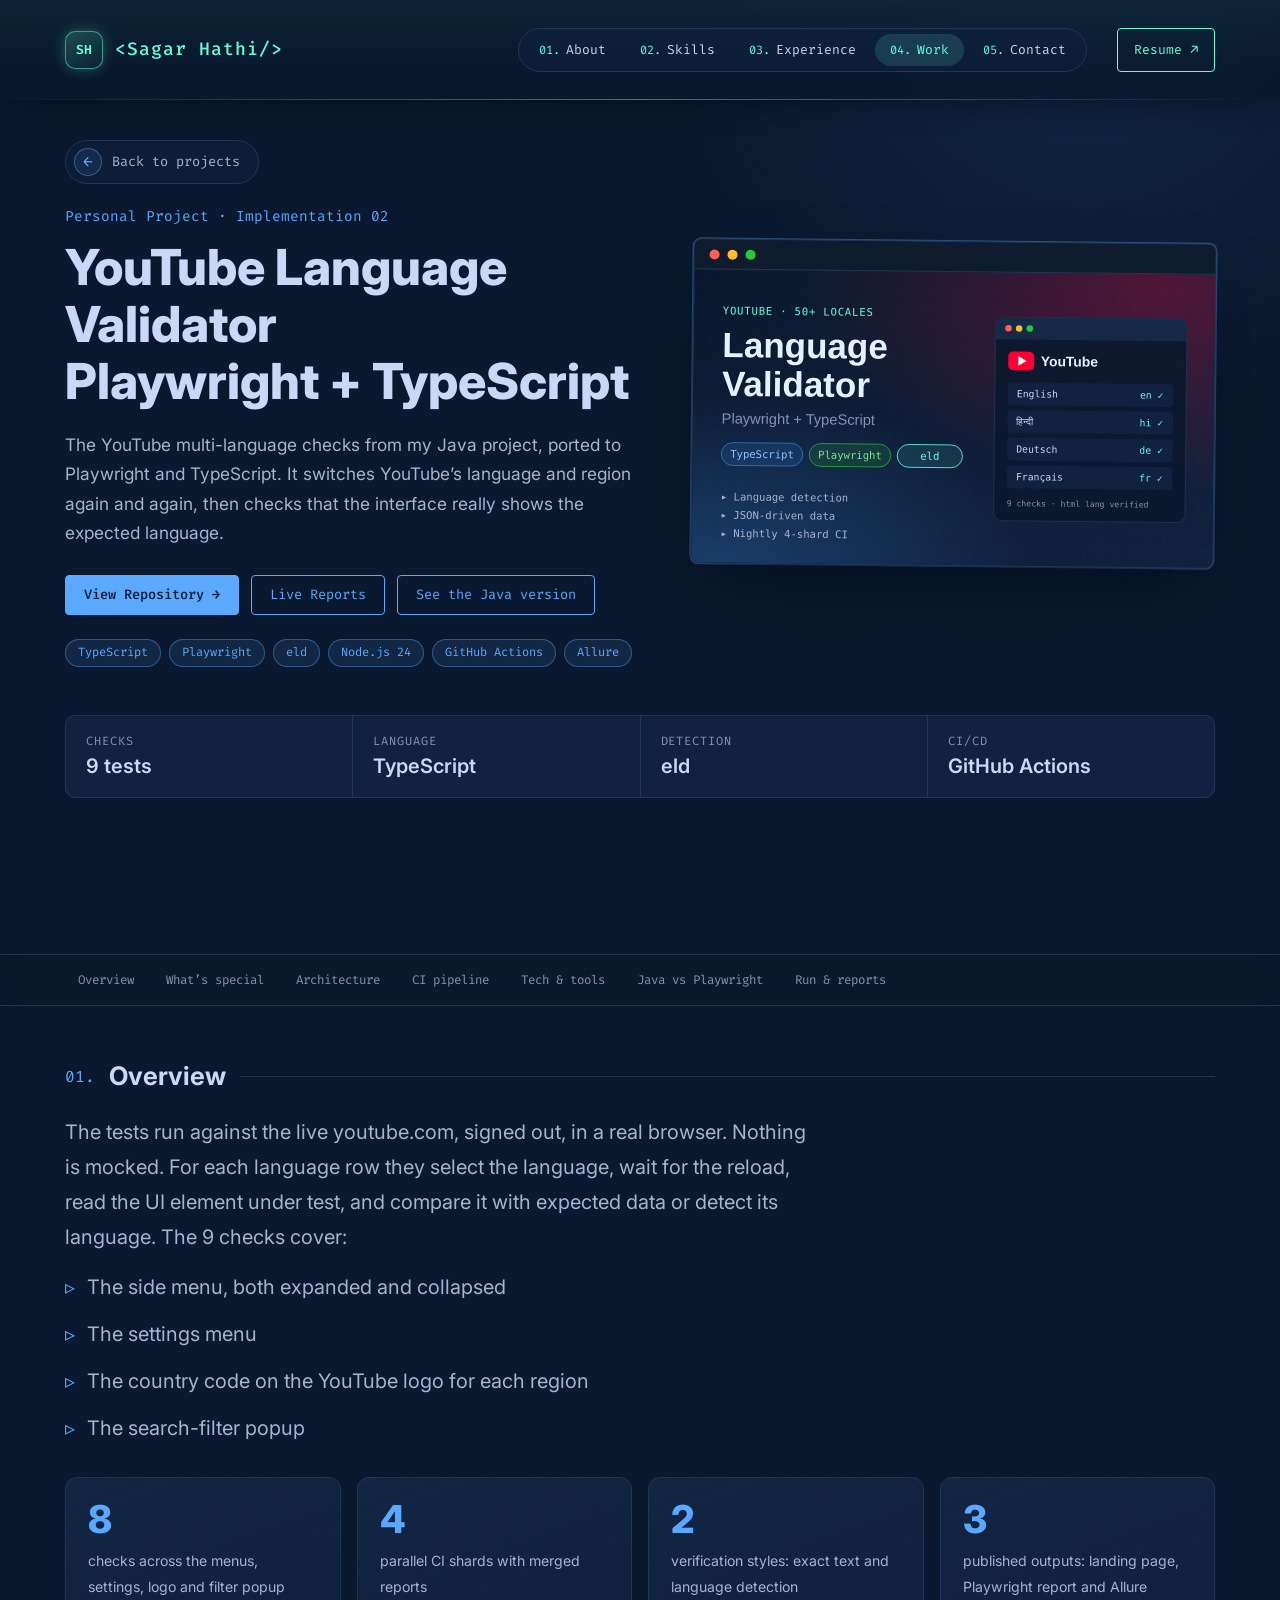
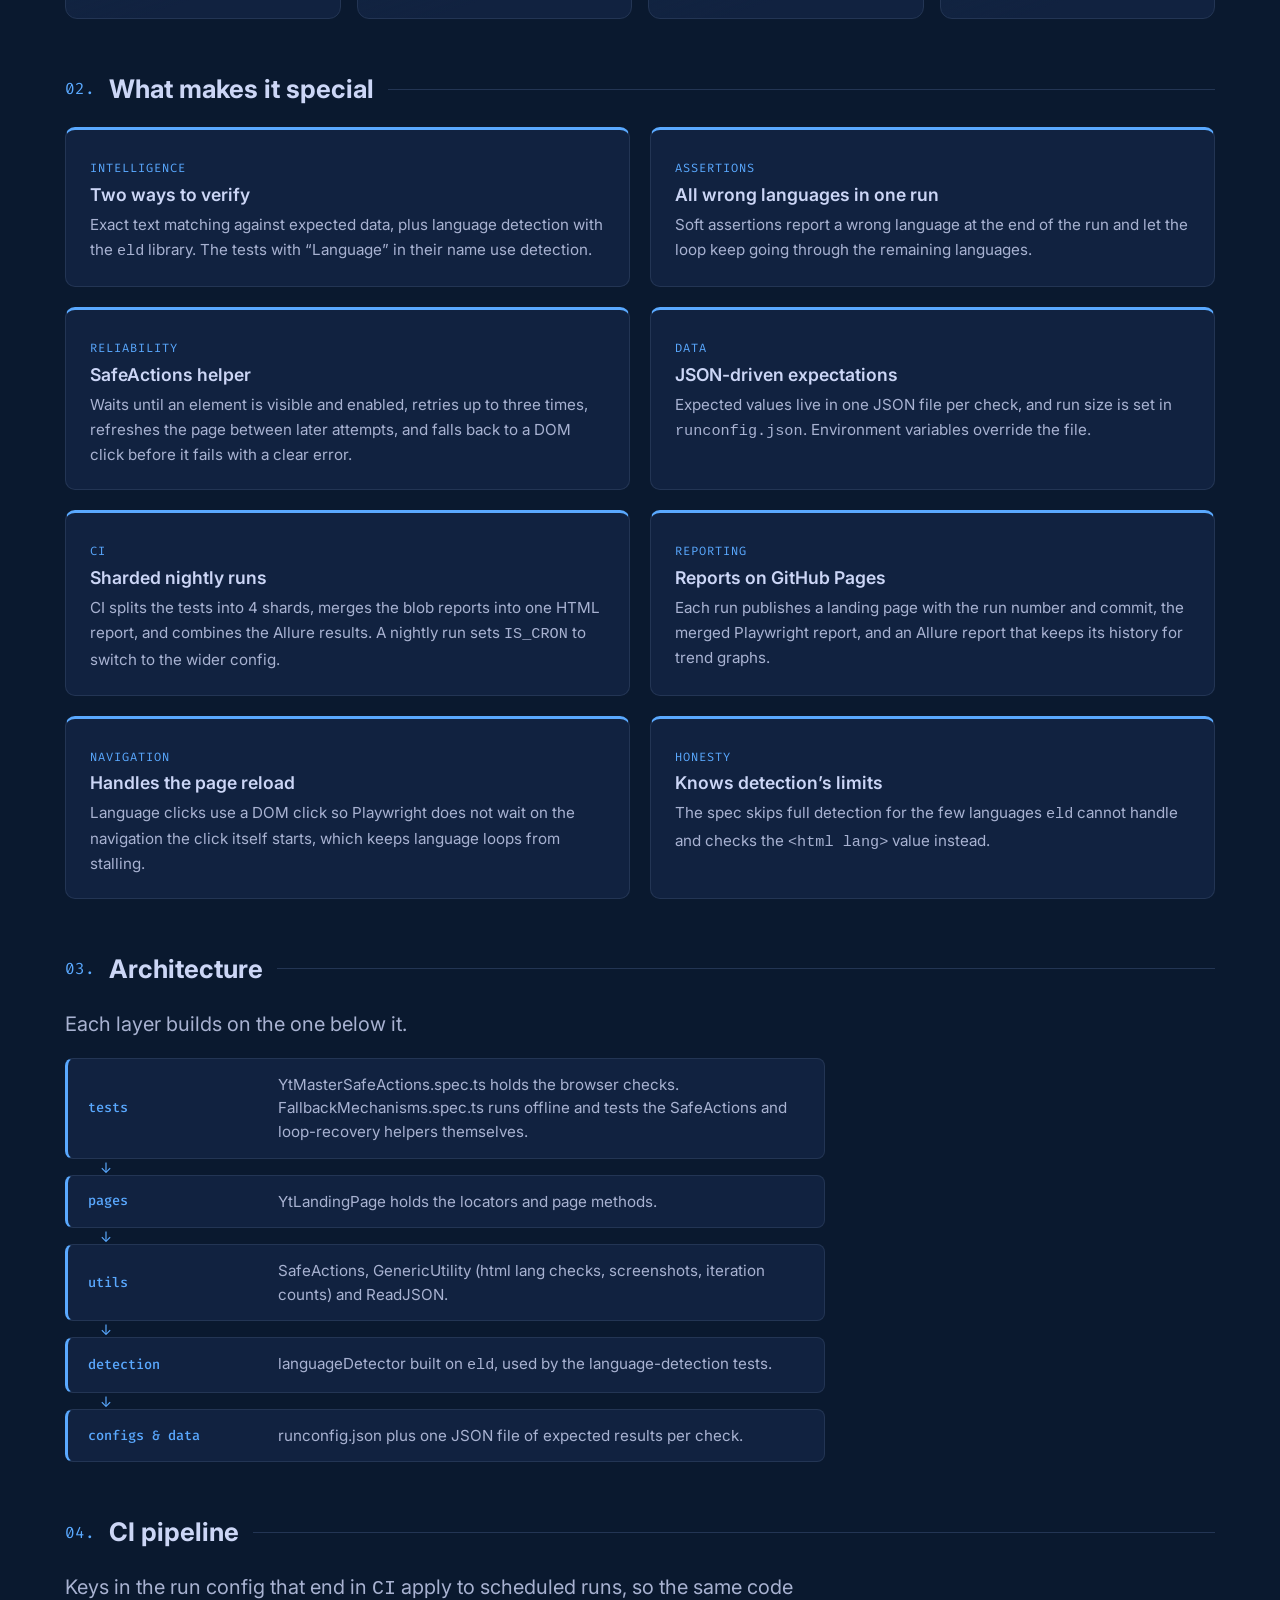
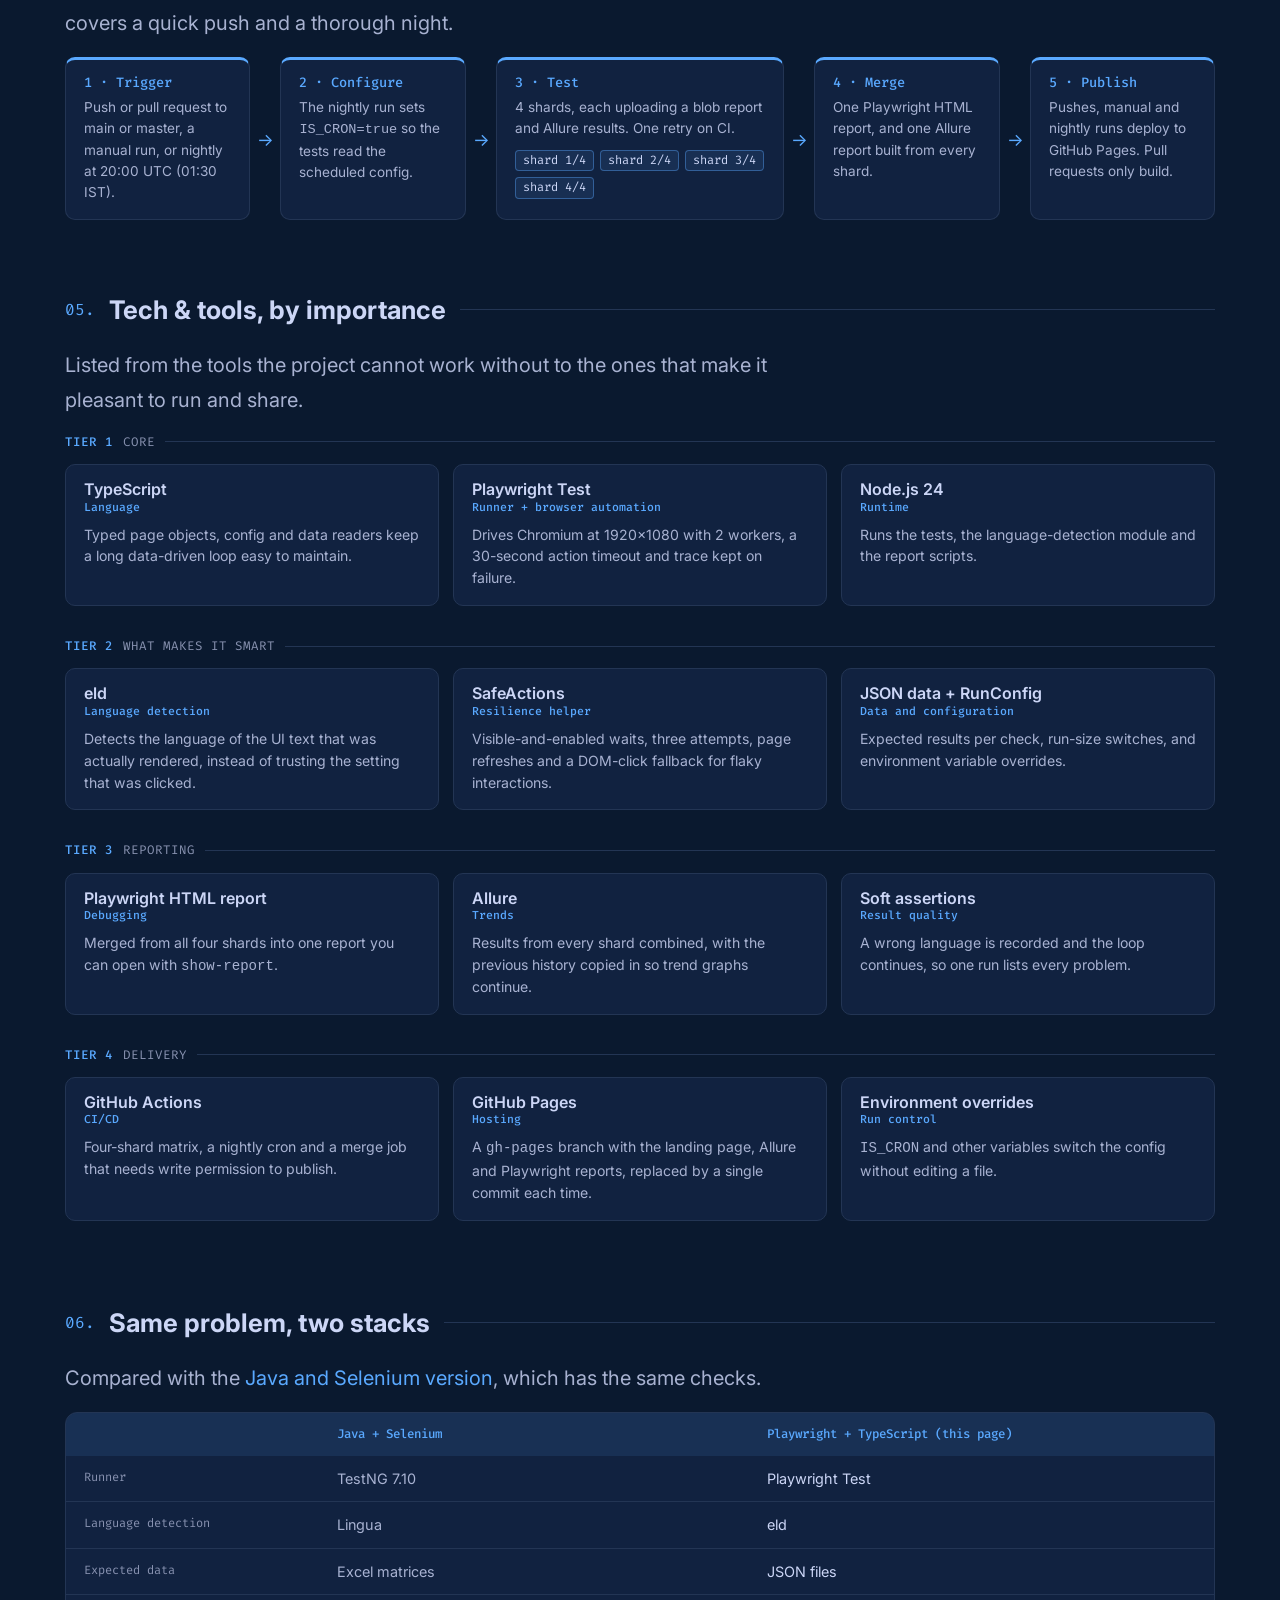
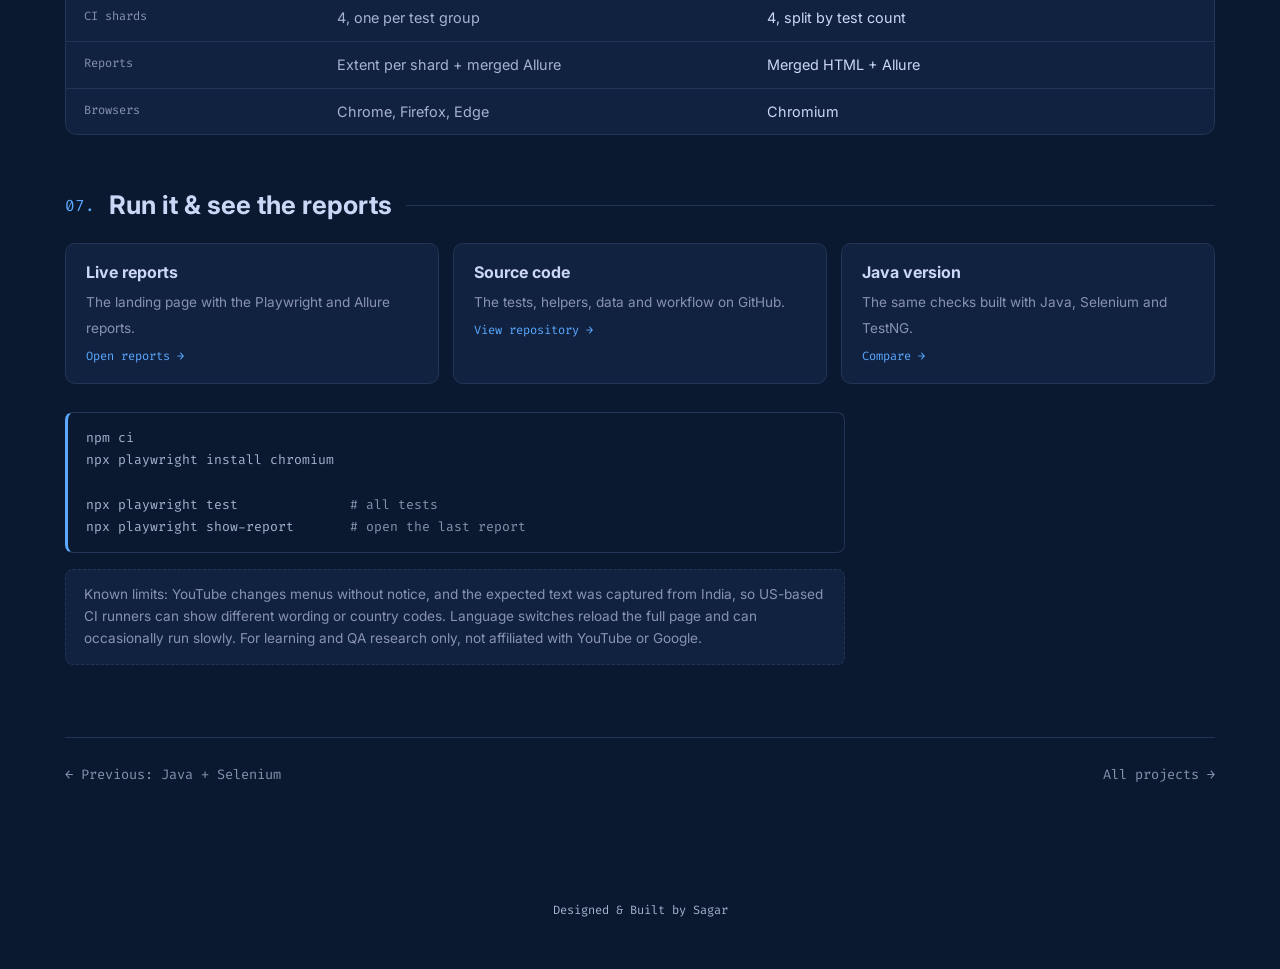
<file: project-youtube-playwright.html>
<!DOCTYPE html>
<html lang="en">

<head>
    <meta charset="UTF-8">
    <meta name="viewport" content="width=device-width, initial-scale=1.0">
    <meta name="description" content="YouTube multi-language UI validation rebuilt with Playwright and TypeScript. JSON-driven data, eld language detection, a SafeActions helper, nightly 4-shard CI and Allure reports on GitHub Pages.">
    <title>YouTube Language Validator: Playwright + TypeScript | Sagar Hathi</title>
    <link rel="canonical" href="https://sagarjhathi.github.io/portfolio2.0/project-youtube-playwright.html">
    <meta property="og:type" content="article">
    <meta property="og:title" content="YouTube Language Validator: Playwright + TypeScript | Sagar Hathi">
    <meta property="og:description" content="YouTube multi-language UI validation rebuilt with Playwright and TypeScript. JSON-driven data, eld language detection, a SafeActions helper, nightly 4-shard CI and Allure reports on GitHub Pages.">
    <meta property="og:url" content="https://sagarjhathi.github.io/portfolio2.0/project-youtube-playwright.html">
    <meta property="og:image" content="https://sagarjhathi.github.io/portfolio2.0/assets/og-image.png">
    <meta property="og:image:width" content="1200">
    <meta property="og:image:height" content="630">
    <meta name="twitter:card" content="summary_large_image">
    <meta name="twitter:title" content="YouTube Language Validator: Playwright + TypeScript | Sagar Hathi">
    <meta name="twitter:description" content="YouTube multi-language UI validation rebuilt with Playwright and TypeScript. JSON-driven data, eld language detection, a SafeActions helper, nightly 4-shard CI and Allure reports on GitHub Pages.">
    <meta name="twitter:image" content="https://sagarjhathi.github.io/portfolio2.0/assets/og-image.png">
    <link rel="icon" type="image/svg+xml"
        href="data:image/svg+xml,%3Csvg xmlns='http://www.w3.org/2000/svg' viewBox='0 0 32 32'%3E%3Crect width='32' height='32' rx='6' fill='%230a192f'/%3E%3Ctext x='16' y='22' font-family='monospace' font-size='16' font-weight='700' fill='%2364ffda' text-anchor='middle'%3ESH%3C/text%3E%3C/svg%3E">
    <link rel="preconnect" href="https://fonts.googleapis.com">
    <link rel="preconnect" href="https://fonts.gstatic.com" crossorigin>
    <link
        href="https://fonts.googleapis.com/css2?family=Fira+Code:wght@300;400;500&family=Inter:wght@300;400;600;700;800&display=swap"
        rel="stylesheet">
    <link rel="stylesheet" href="style.css">
    <link rel="stylesheet" href="project-page.css">
    <link rel="stylesheet" href="project-page-v2.css">
</head>

<body class="project-page accent-ts">
    <div class="scroll-progress" id="scrollProgress"></div>

    <a class="skip-link" href="#main">Skip to content</a>

    <header class="header">
        <nav class="navbar">
            <div class="logo">
                <a href="index.html">&lt;Sagar Hathi/&gt;</a>
            </div>
            <div class="nav-links" id="primary-navigation">
                <ol>
                    <li><a href="index.html#about">About</a></li>
                    <li><a href="index.html#skills">Skills</a></li>
                    <li><a href="index.html#experience">Experience</a></li>
                    <li><a href="index.html#projects" class="active" aria-current="page">Work</a></li>
                    <li><a href="index.html#contact">Contact</a></li>
                </ol>
                <a href="Sagar_Hathi_Resume_Test_Engineer.pdf" class="resume-btn" target="_blank" rel="noopener noreferrer"
                    aria-label="View Resume">Resume</a>
            </div>
            <div class="hamburger" role="button" tabindex="0" aria-label="Toggle navigation menu"
                aria-expanded="false" aria-controls="primary-navigation">
                <div class="bar"></div>
                <div class="bar"></div>
                <div class="bar"></div>
            </div>
        </nav>
    </header>

    <main id="main" tabindex="-1">
        <section class="section pp-hero">
            <div class="container">
                <div class="pp-hero-grid">
                    <div>
                        <a class="pp-back" href="index.html#project-youtube-playwright"><span class="arrow" aria-hidden="true">&larr;</span>Back to projects</a>
                        <p class="pp-eyebrow">Personal Project &middot; Implementation 02</p>
                        <h1 class="pp-title">YouTube Language Validator<br>Playwright + TypeScript</h1>
                        <p class="pp-lead">
                            The YouTube multi-language checks from my Java project, ported to Playwright and
                            TypeScript. It switches YouTube&rsquo;s language and region again and again, then checks
                            that the interface really shows the expected language.
                        </p>
                        <div class="pp-buttons">
                            <a class="pp-btn primary" href="https://github.com/sagarjhathi/youtube-multilang-ui-automation-playwright-ts"
                                target="_blank" rel="noopener noreferrer">View Repository <span aria-hidden="true">&rarr;</span></a>
                            <a class="pp-btn" href="https://sagarjhathi.github.io/youtube-multilang-ui-automation-playwright-ts/"
                                target="_blank" rel="noopener noreferrer">Live Reports</a>
                            <a class="pp-btn" href="project-youtube-validator.html">See the Java version</a>
                        </div>
                        <ul class="pp-badges" aria-label="Main technologies">
                            <li>TypeScript</li>
                            <li>Playwright</li>
                            <li>eld</li>
                            <li>Node.js 24</li>
                            <li>GitHub Actions</li>
                            <li>Allure</li>
                        </ul>
                    </div>
                    <div class="pp-hero-visual">
                        <div class="browser-frame">
                            <div class="browser-header">
                                <div class="dot red"></div>
                                <div class="dot yellow"></div>
                                <div class="dot green"></div>
                            </div>
                            <a href="https://sagarjhathi.github.io/youtube-multilang-ui-automation-playwright-ts/" target="_blank"
                                rel="noopener noreferrer" aria-label="Open the live reports">
                                <img class="project-thumb" width="1280" height="720" src="assets/thumb-youtube-playwright.svg"
                                    alt="YouTube language validator with Playwright and TypeScript">
                            </a>
                        </div>
                    </div>
                </div>

                <dl class="pp-stats">
                    <div><dt>Checks</dt><dd>9 tests</dd></div>
                    <div><dt>Language</dt><dd>TypeScript</dd></div>
                    <div><dt>Detection</dt><dd>eld</dd></div>
                    <div><dt>CI/CD</dt><dd>GitHub Actions</dd></div>
                </dl>
            </div>
        </section>

        <nav class="pp-toc" aria-label="On this page">
            <div class="container">
                <a href="#overview">Overview</a>
                <a href="#features">What&rsquo;s special</a>
                <a href="#architecture">Architecture</a>
                <a href="#pipeline">CI pipeline</a>
                <a href="#stack">Tech &amp; tools</a>
                <a href="#compare">Java vs Playwright</a>
                <a href="#run">Run &amp; reports</a>
            </div>
        </nav>

        <section class="pp-section" id="overview">
            <div class="container">
                <h2 class="pp-h2"><span class="num">01.</span> Overview</h2>
                <p class="pp-text">
                    The tests run against the live youtube.com, signed out, in a real browser. Nothing is mocked. For
                    each language row they select the language, wait for the reload, read the UI element under test,
                    and compare it with expected data or detect its language. The 9 checks cover:
                </p>
                <ul class="pp-list">
                    <li>The side menu, both expanded and collapsed</li>
                    <li>The settings menu</li>
                    <li>The country code on the YouTube logo for each region</li>
                    <li>The search-filter popup</li>
                </ul>
                <div class="pp-metrics reveal">
                    <div class="pp-metric"><strong>8</strong><span>checks across the menus, settings, logo and filter popup</span></div>
                    <div class="pp-metric"><strong>4</strong><span>parallel CI shards with merged reports</span></div>
                    <div class="pp-metric"><strong>2</strong><span>verification styles: exact text and language detection</span></div>
                    <div class="pp-metric"><strong>3</strong><span>published outputs: landing page, Playwright report and Allure</span></div>
                </div>
            </div>
        </section>

        <section class="pp-section" id="features">
            <div class="container">
                <h2 class="pp-h2"><span class="num">02.</span> What makes it special</h2>
                <div class="pp-cards">
                    <article class="pp-card reveal">
                        <span class="tag">Intelligence</span>
                        <h3>Two ways to verify</h3>
                        <p>Exact text matching against expected data, plus language detection with the
                            <code>eld</code> library. The tests with &ldquo;Language&rdquo; in their name use detection.</p>
                    </article>
                    <article class="pp-card reveal">
                        <span class="tag">Assertions</span>
                        <h3>All wrong languages in one run</h3>
                        <p>Soft assertions report a wrong language at the end of the run and let the loop keep going
                            through the remaining languages.</p>
                    </article>
                    <article class="pp-card reveal">
                        <span class="tag">Reliability</span>
                        <h3>SafeActions helper</h3>
                        <p>Waits until an element is visible and enabled, retries up to three times, refreshes the
                            page between later attempts, and falls back to a DOM click before it fails with a clear
                            error.</p>
                    </article>
                    <article class="pp-card reveal">
                        <span class="tag">Data</span>
                        <h3>JSON-driven expectations</h3>
                        <p>Expected values live in one JSON file per check, and run size is set in
                            <code>runconfig.json</code>. Environment variables override the file.</p>
                    </article>
                    <article class="pp-card reveal">
                        <span class="tag">CI</span>
                        <h3>Sharded nightly runs</h3>
                        <p>CI splits the tests into 4 shards, merges the blob reports into one HTML report, and
                            combines the Allure results. A nightly run sets <code>IS_CRON</code> to switch to the
                            wider config.</p>
                    </article>
                    <article class="pp-card reveal">
                        <span class="tag">Reporting</span>
                        <h3>Reports on GitHub Pages</h3>
                        <p>Each run publishes a landing page with the run number and commit, the merged Playwright
                            report, and an Allure report that keeps its history for trend graphs.</p>
                    </article>
                    <article class="pp-card reveal">
                        <span class="tag">Navigation</span>
                        <h3>Handles the page reload</h3>
                        <p>Language clicks use a DOM click so Playwright does not wait on the navigation the click
                            itself starts, which keeps language loops from stalling.</p>
                    </article>
                    <article class="pp-card reveal">
                        <span class="tag">Honesty</span>
                        <h3>Knows detection&rsquo;s limits</h3>
                        <p>The spec skips full detection for the few languages <code>eld</code> cannot handle and
                            checks the <code>&lt;html lang&gt;</code> value instead.</p>
                    </article>
                </div>
            </div>
        </section>

        <section class="pp-section" id="architecture">
            <div class="container">
                <h2 class="pp-h2"><span class="num">03.</span> Architecture</h2>
                <p class="pp-text">Each layer builds on the one below it.</p>
                <ol class="pp-layers">
                    <li><strong>tests</strong><span>YtMasterSafeActions.spec.ts holds the browser checks. FallbackMechanisms.spec.ts runs offline and tests the SafeActions and loop-recovery helpers themselves.</span></li>
                    <li><strong>pages</strong><span>YtLandingPage holds the locators and page methods.</span></li>
                    <li><strong>utils</strong><span>SafeActions, GenericUtility (html lang checks, screenshots, iteration counts) and ReadJSON.</span></li>
                    <li><strong>detection</strong><span>languageDetector built on <code>eld</code>, used by the language-detection tests.</span></li>
                    <li><strong>configs &amp; data</strong><span>runconfig.json plus one JSON file of expected results per check.</span></li>
                </ol>
            </div>
        </section>

        <section class="pp-section" id="pipeline">
            <div class="container">
                <h2 class="pp-h2"><span class="num">04.</span> CI pipeline</h2>
                <p class="pp-text">Keys in the run config that end in <code>CI</code> apply to scheduled runs, so the same code covers a quick push and a thorough night.</p>
                <ol class="pp-pipeline reveal">
                    <li>
                        <h3>1 &middot; Trigger</h3>
                        <p>Push or pull request to main or master, a manual run, or nightly at 20:00 UTC (01:30 IST).</p>
                    </li>
                    <li>
                        <h3>2 &middot; Configure</h3>
                        <p>The nightly run sets <code>IS_CRON=true</code> so the tests read the scheduled config.</p>
                    </li>
                    <li>
                        <h3>3 &middot; Test</h3>
                        <p>4 shards, each uploading a blob report and Allure results. One retry on CI.</p>
                        <div class="fan"><span>shard 1/4</span><span>shard 2/4</span><span>shard 3/4</span><span>shard 4/4</span></div>
                    </li>
                    <li>
                        <h3>4 &middot; Merge</h3>
                        <p>One Playwright HTML report, and one Allure report built from every shard.</p>
                    </li>
                    <li>
                        <h3>5 &middot; Publish</h3>
                        <p>Pushes, manual and nightly runs deploy to GitHub Pages. Pull requests only build.</p>
                    </li>
                </ol>
            </div>
        </section>

        <section class="pp-section" id="stack">
            <div class="container">
                <h2 class="pp-h2"><span class="num">05.</span> Tech &amp; tools, by importance</h2>
                <p class="pp-text">Listed from the tools the project cannot work without to the ones that make it pleasant to run and share.</p>

                <div class="pp-tier reveal">
                    <div class="pp-tier-label"><b>Tier 1</b> Core</div>
                    <div class="pp-tools">
                        <div class="pp-tool"><h3>TypeScript</h3><span class="role">Language</span><p>Typed page objects, config and data readers keep a long data-driven loop easy to maintain.</p></div>
                        <div class="pp-tool"><h3>Playwright Test</h3><span class="role">Runner + browser automation</span><p>Drives Chromium at 1920&times;1080 with 2 workers, a 30-second action timeout and trace kept on failure.</p></div>
                        <div class="pp-tool"><h3>Node.js 24</h3><span class="role">Runtime</span><p>Runs the tests, the language-detection module and the report scripts.</p></div>
                    </div>
                </div>

                <div class="pp-tier reveal">
                    <div class="pp-tier-label"><b>Tier 2</b> What makes it smart</div>
                    <div class="pp-tools">
                        <div class="pp-tool"><h3>eld</h3><span class="role">Language detection</span><p>Detects the language of the UI text that was actually rendered, instead of trusting the setting that was clicked.</p></div>
                        <div class="pp-tool"><h3>SafeActions</h3><span class="role">Resilience helper</span><p>Visible-and-enabled waits, three attempts, page refreshes and a DOM-click fallback for flaky interactions.</p></div>
                        <div class="pp-tool"><h3>JSON data + RunConfig</h3><span class="role">Data and configuration</span><p>Expected results per check, run-size switches, and environment variable overrides.</p></div>
                    </div>
                </div>

                <div class="pp-tier reveal">
                    <div class="pp-tier-label"><b>Tier 3</b> Reporting</div>
                    <div class="pp-tools">
                        <div class="pp-tool"><h3>Playwright HTML report</h3><span class="role">Debugging</span><p>Merged from all four shards into one report you can open with <code>show-report</code>.</p></div>
                        <div class="pp-tool"><h3>Allure</h3><span class="role">Trends</span><p>Results from every shard combined, with the previous history copied in so trend graphs continue.</p></div>
                        <div class="pp-tool"><h3>Soft assertions</h3><span class="role">Result quality</span><p>A wrong language is recorded and the loop continues, so one run lists every problem.</p></div>
                    </div>
                </div>

                <div class="pp-tier reveal">
                    <div class="pp-tier-label"><b>Tier 4</b> Delivery</div>
                    <div class="pp-tools">
                        <div class="pp-tool"><h3>GitHub Actions</h3><span class="role">CI/CD</span><p>Four-shard matrix, a nightly cron and a merge job that needs write permission to publish.</p></div>
                        <div class="pp-tool"><h3>GitHub Pages</h3><span class="role">Hosting</span><p>A <code>gh-pages</code> branch with the landing page, Allure and Playwright reports, replaced by a single commit each time.</p></div>
                        <div class="pp-tool"><h3>Environment overrides</h3><span class="role">Run control</span><p><code>IS_CRON</code> and other variables switch the config without editing a file.</p></div>
                    </div>
                </div>
            </div>
        </section>
        <section class="pp-section" id="compare">
            <div class="container">
                <h2 class="pp-h2"><span class="num">06.</span> Same problem, two stacks</h2>
                <p class="pp-text">Compared with the <a href="project-youtube-validator.html" style="color:var(--accent)">Java and Selenium version</a>, which has the same checks.</p>
                <table class="pp-compare reveal">
                    <thead><tr><th></th><th>Java + Selenium</th><th>Playwright + TypeScript (this page)</th></tr></thead>
                    <tbody>
                        <tr><th>Runner</th><td>TestNG 7.10</td><td class="here">Playwright Test</td></tr>
                        <tr><th>Language detection</th><td>Lingua</td><td class="here">eld</td></tr>
                        <tr><th>Expected data</th><td>Excel matrices</td><td class="here">JSON files</td></tr>
                        <tr><th>CI shards</th><td>4, one per test group</td><td class="here">4, split by test count</td></tr>
                        <tr><th>Reports</th><td>Extent per shard + merged Allure</td><td class="here">Merged HTML + Allure</td></tr>
                        <tr><th>Browsers</th><td>Chrome, Firefox, Edge</td><td class="here">Chromium</td></tr>
                    </tbody>
                </table>
            </div>
        </section>

        <section class="pp-section" id="run">
            <div class="container">
                <h2 class="pp-h2"><span class="num">07.</span> Run it &amp; see the reports</h2>
                <div class="pp-links">
                    <a class="pp-link" href="https://sagarjhathi.github.io/youtube-multilang-ui-automation-playwright-ts/" target="_blank" rel="noopener noreferrer"><b>Live reports</b><span>The landing page with the Playwright and Allure reports.</span><em>Open reports &rarr;</em></a>
                    <a class="pp-link" href="https://github.com/sagarjhathi/youtube-multilang-ui-automation-playwright-ts" target="_blank" rel="noopener noreferrer"><b>Source code</b><span>The tests, helpers, data and workflow on GitHub.</span><em>View repository &rarr;</em></a>
                    <a class="pp-link" href="project-youtube-validator.html"><b>Java version</b><span>The same checks built with Java, Selenium and TestNG.</span><em>Compare &rarr;</em></a>
                </div>
                <pre class="pp-code">npm ci
npx playwright install chromium

npx playwright test              <span class="c"># all tests</span>
npx playwright show-report       <span class="c"># open the last report</span></pre>
                <p class="pp-note">
                    Known limits: YouTube changes menus without notice, and the expected text was captured from India,
                    so US-based CI runners can show different wording or country codes. Language switches reload the
                    full page and can occasionally run slowly. For learning and QA research only, not affiliated with
                    YouTube or Google.
                </p>

                <nav class="pp-nav" aria-label="Project navigation">
                    <a href="project-youtube-validator.html">&larr; Previous: Java + Selenium</a>
                    <a href="index.html#projects">All projects &rarr;</a>
                </nav>
            </div>
        </section>
    </main>

    <footer class="footer">
        <div class="footer-content">
            <p class="copyright">Designed &amp; Built by Sagar</p>
        </div>
    </footer>
    <script src="nav-menu.js"></script>
    <script src="project-header.js"></script>
    <script src="project-page.js"></script>
</body>

</html>
</file>
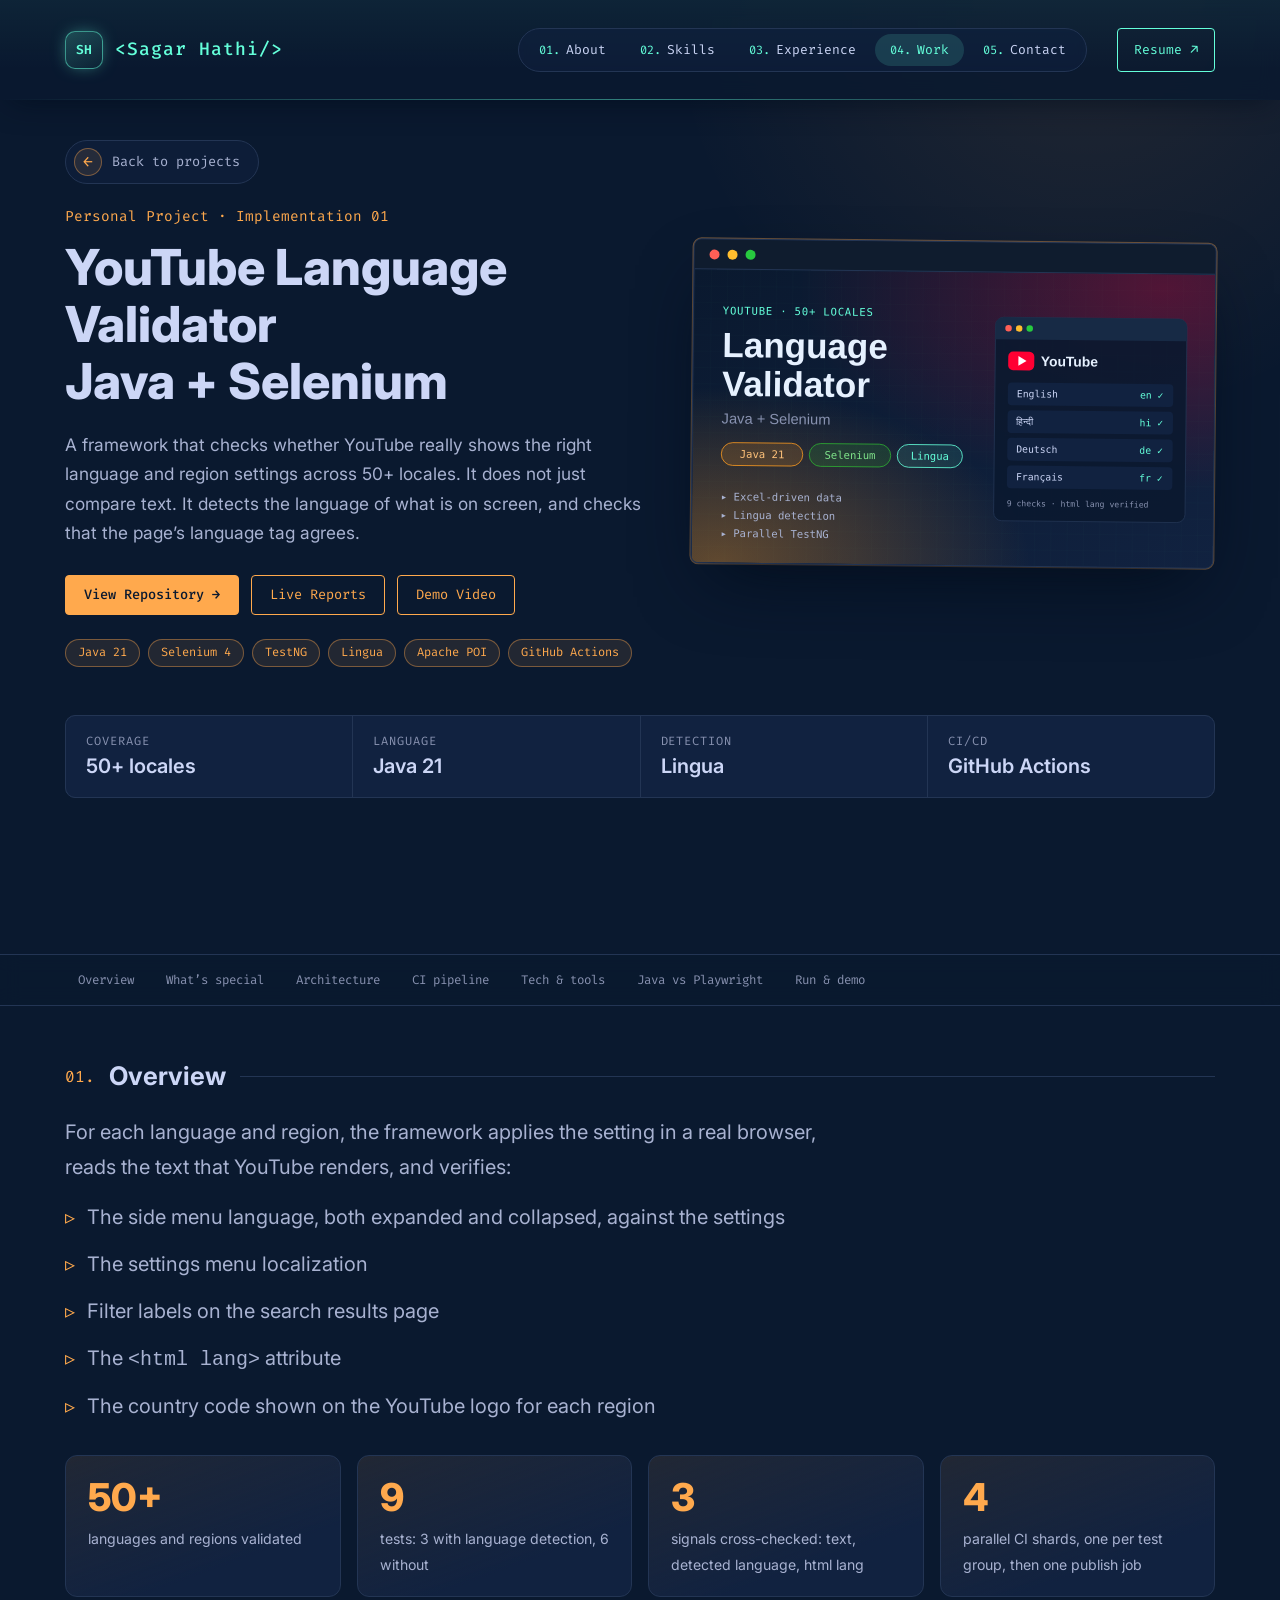
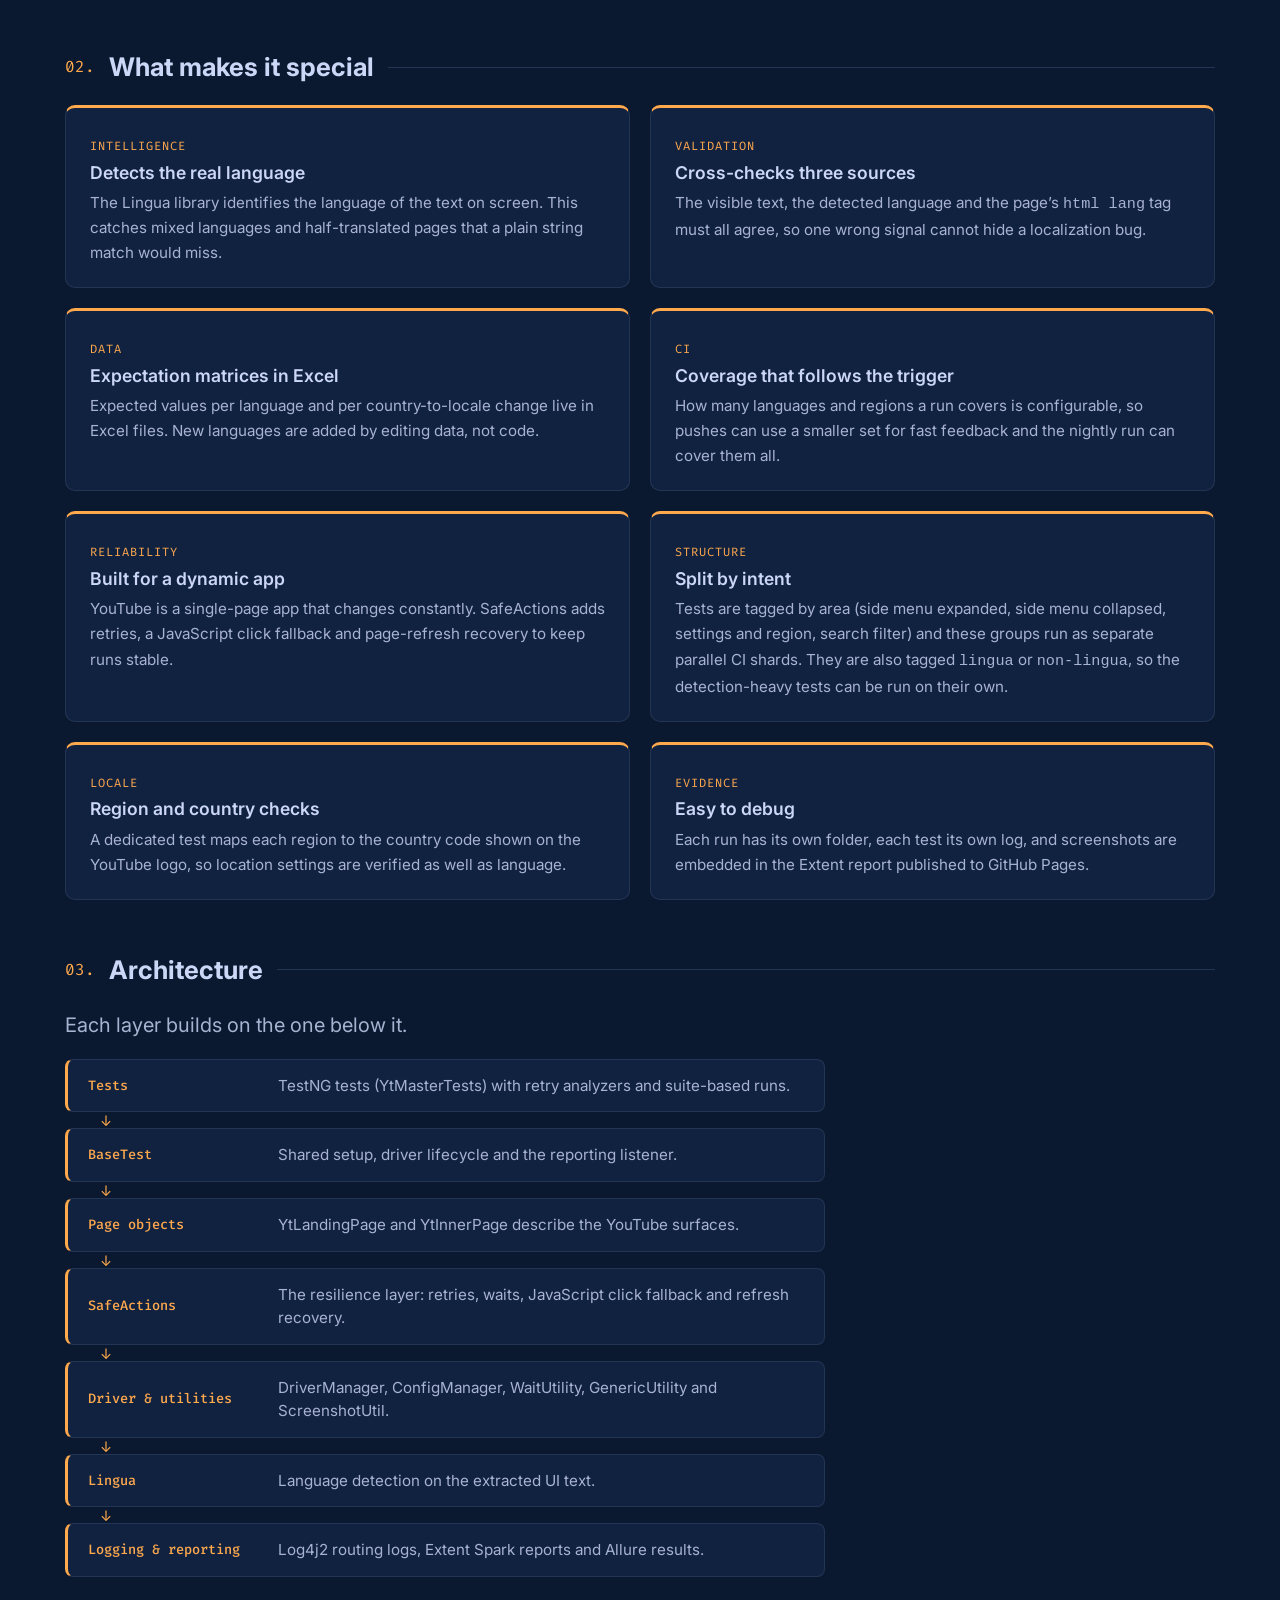
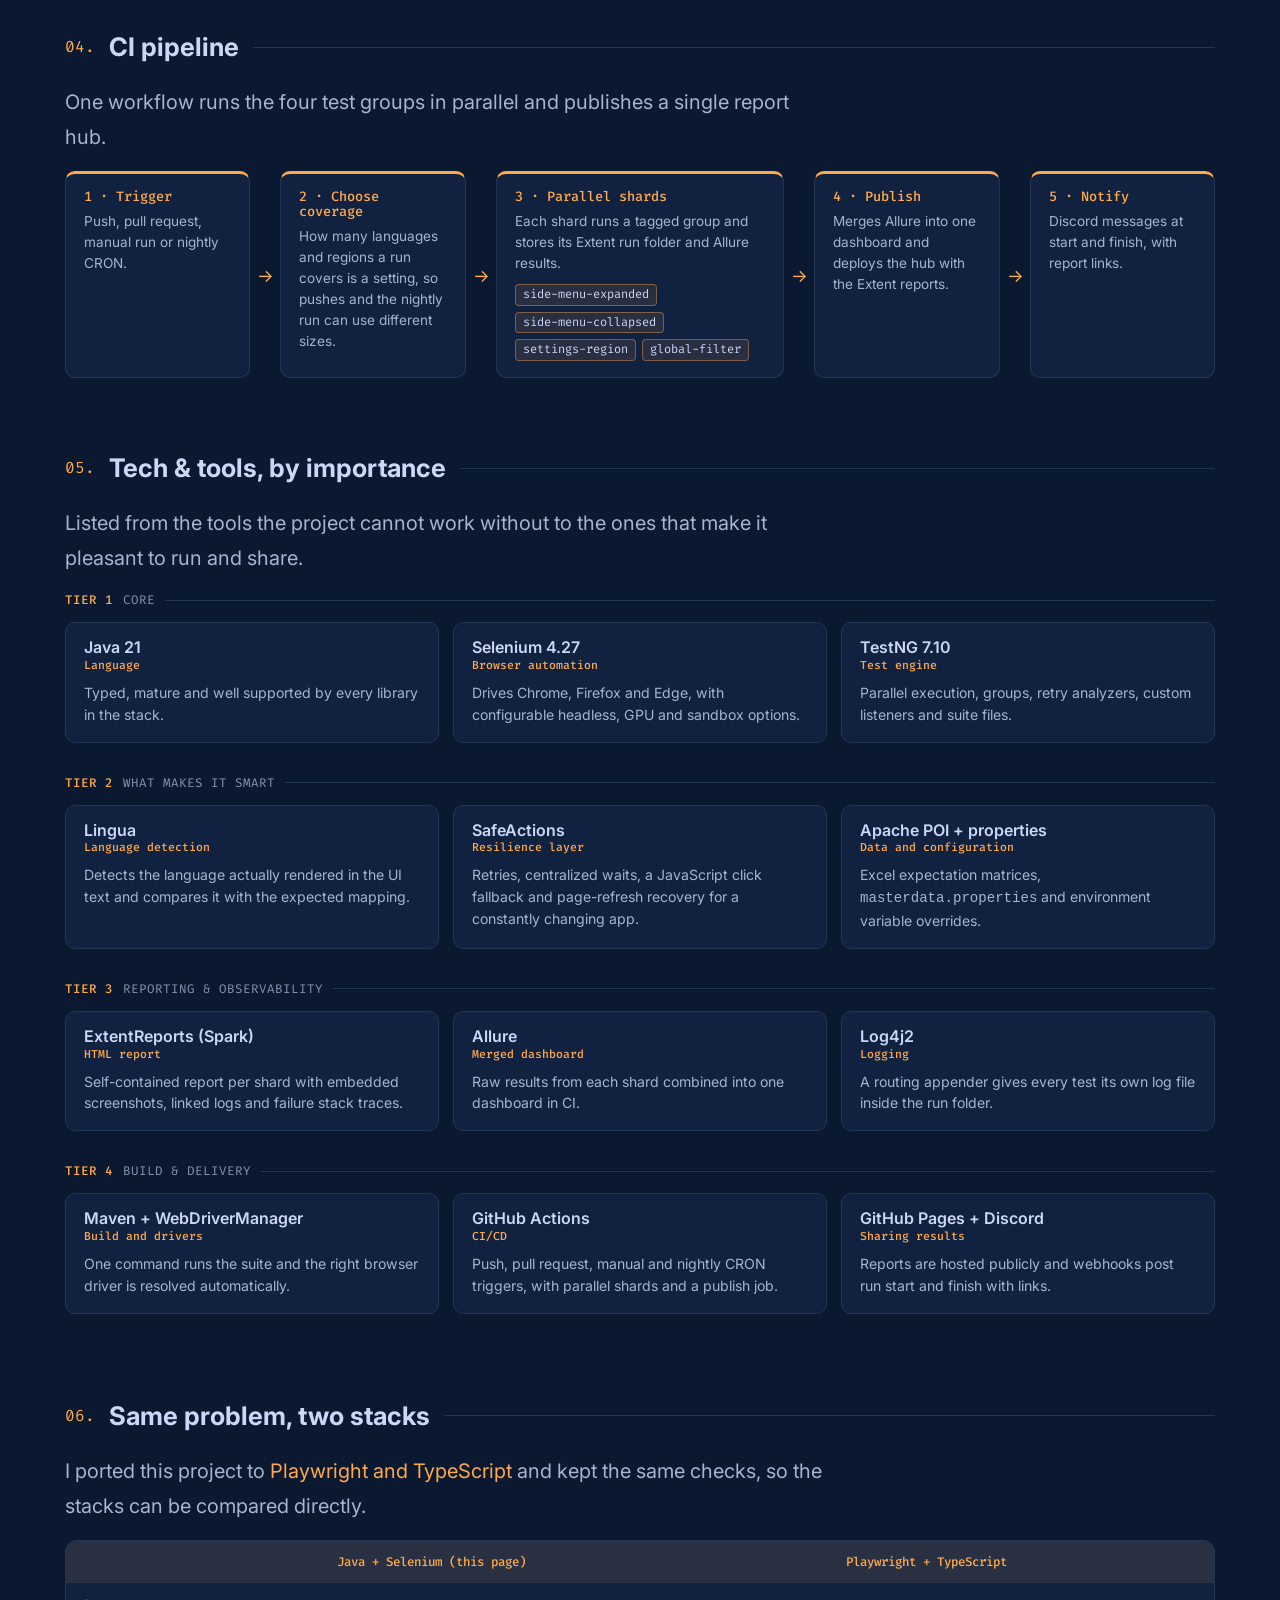
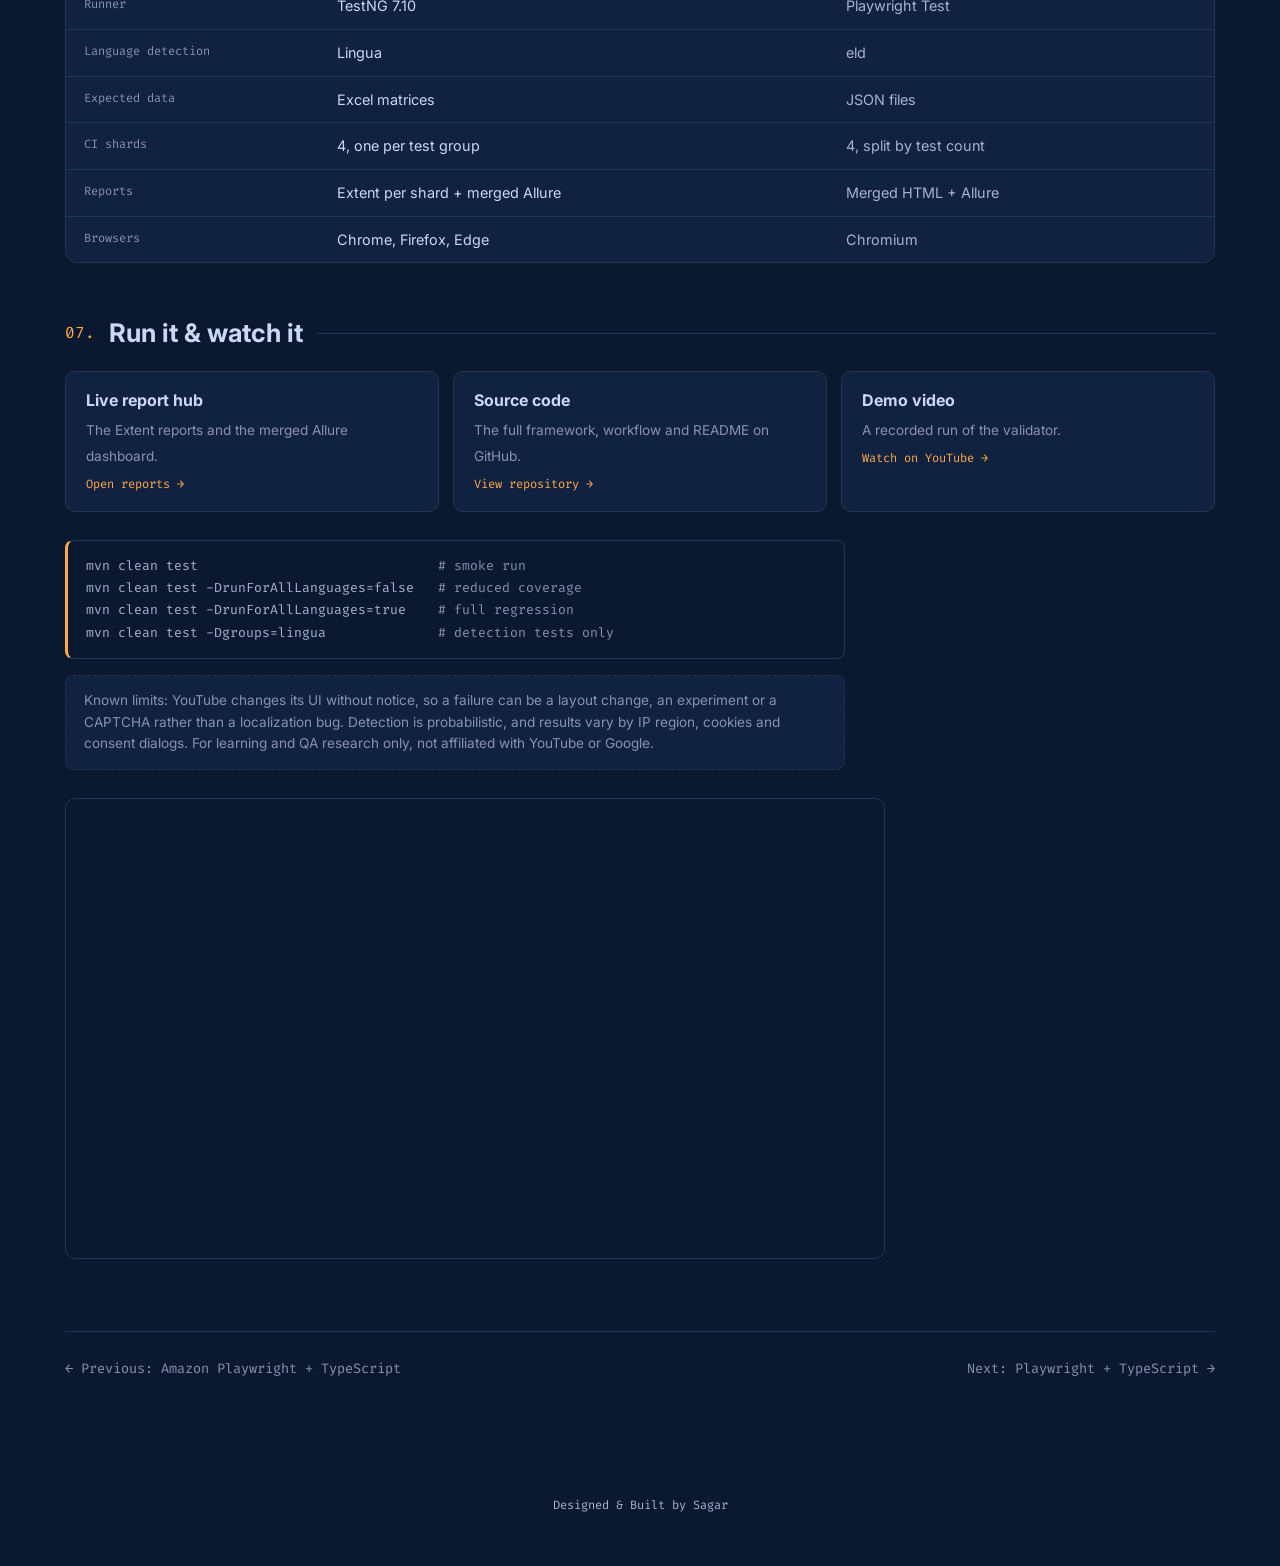
<file: project-youtube-validator.html>
<!DOCTYPE html>
<html lang="en">

<head>
    <meta charset="UTF-8">
    <meta name="viewport" content="width=device-width, initial-scale=1.0">
    <meta name="description" content="YouTube multi-language UI validator built with Java 21, Selenium 4 and TestNG. Uses Lingua language detection, Excel-driven expectations and a sharded CI pipeline with reports on GitHub Pages.">
    <title>YouTube Language Validator: Java + Selenium | Sagar Hathi</title>
    <link rel="canonical" href="https://sagarjhathi.github.io/portfolio2.0/project-youtube-validator.html">
    <meta property="og:type" content="article">
    <meta property="og:title" content="YouTube Language Validator: Java + Selenium | Sagar Hathi">
    <meta property="og:description" content="YouTube multi-language UI validator built with Java 21, Selenium 4 and TestNG. Uses Lingua language detection, Excel-driven expectations and a sharded CI pipeline with reports on GitHub Pages.">
    <meta property="og:url" content="https://sagarjhathi.github.io/portfolio2.0/project-youtube-validator.html">
    <meta property="og:image" content="https://sagarjhathi.github.io/portfolio2.0/assets/og-image.png">
    <meta property="og:image:width" content="1200">
    <meta property="og:image:height" content="630">
    <meta name="twitter:card" content="summary_large_image">
    <meta name="twitter:title" content="YouTube Language Validator: Java + Selenium | Sagar Hathi">
    <meta name="twitter:description" content="YouTube multi-language UI validator built with Java 21, Selenium 4 and TestNG. Uses Lingua language detection, Excel-driven expectations and a sharded CI pipeline with reports on GitHub Pages.">
    <meta name="twitter:image" content="https://sagarjhathi.github.io/portfolio2.0/assets/og-image.png">
    <link rel="icon" type="image/svg+xml"
        href="data:image/svg+xml,%3Csvg xmlns='http://www.w3.org/2000/svg' viewBox='0 0 32 32'%3E%3Crect width='32' height='32' rx='6' fill='%230a192f'/%3E%3Ctext x='16' y='22' font-family='monospace' font-size='16' font-weight='700' fill='%2364ffda' text-anchor='middle'%3ESH%3C/text%3E%3C/svg%3E">
    <link rel="preconnect" href="https://fonts.googleapis.com">
    <link rel="preconnect" href="https://fonts.gstatic.com" crossorigin>
    <link
        href="https://fonts.googleapis.com/css2?family=Fira+Code:wght@300;400;500&family=Inter:wght@300;400;600;700;800&display=swap"
        rel="stylesheet">
    <link rel="stylesheet" href="style.css">
    <link rel="stylesheet" href="project-page.css">
    <link rel="stylesheet" href="project-page-v2.css">
</head>

<body class="project-page accent-java">
    <div class="scroll-progress" id="scrollProgress"></div>

    <a class="skip-link" href="#main">Skip to content</a>

    <header class="header">
        <nav class="navbar">
            <div class="logo">
                <a href="index.html">&lt;Sagar Hathi/&gt;</a>
            </div>
            <div class="nav-links" id="primary-navigation">
                <ol>
                    <li><a href="index.html#about">About</a></li>
                    <li><a href="index.html#skills">Skills</a></li>
                    <li><a href="index.html#experience">Experience</a></li>
                    <li><a href="index.html#projects" class="active" aria-current="page">Work</a></li>
                    <li><a href="index.html#contact">Contact</a></li>
                </ol>
                <a href="Sagar_Hathi_Resume_Test_Engineer.pdf" class="resume-btn" target="_blank" rel="noopener noreferrer"
                    aria-label="View Resume">Resume</a>
            </div>
            <div class="hamburger" role="button" tabindex="0" aria-label="Toggle navigation menu"
                aria-expanded="false" aria-controls="primary-navigation">
                <div class="bar"></div>
                <div class="bar"></div>
                <div class="bar"></div>
            </div>
        </nav>
    </header>

    <main id="main" tabindex="-1">
        <section class="section pp-hero">
            <div class="container">
                <div class="pp-hero-grid">
                    <div>
                        <a class="pp-back" href="index.html#project-youtube-java"><span class="arrow" aria-hidden="true">&larr;</span>Back to projects</a>
                        <p class="pp-eyebrow">Personal Project &middot; Implementation 01</p>
                        <h1 class="pp-title">YouTube Language Validator<br>Java + Selenium</h1>
                        <p class="pp-lead">
                            A framework that checks whether YouTube really shows the right language and region
                            settings across 50+ locales. It does not just compare text. It detects the language of what
                            is on screen, and checks that the page&rsquo;s language tag agrees.
                        </p>
                        <div class="pp-buttons">
                            <a class="pp-btn primary" href="https://github.com/sagarjhathi/youtube-multilang-ui-automation-selenium-java"
                                target="_blank" rel="noopener noreferrer">View Repository <span aria-hidden="true">&rarr;</span></a>
                            <a class="pp-btn" href="https://sagarjhathi.github.io/youtube-multilang-ui-automation-selenium-java/"
                                target="_blank" rel="noopener noreferrer">Live Reports</a>
                            <a class="pp-btn" href="https://www.youtube.com/watch?v=MGFTmvkpb5U" target="_blank"
                                rel="noopener noreferrer">Demo Video</a>
                        </div>
                        <ul class="pp-badges" aria-label="Main technologies">
                            <li>Java 21</li>
                            <li>Selenium 4</li>
                            <li>TestNG</li>
                            <li>Lingua</li>
                            <li>Apache POI</li>
                            <li>GitHub Actions</li>
                        </ul>
                    </div>
                    <div class="pp-hero-visual">
                        <div class="browser-frame">
                            <div class="browser-header">
                                <div class="dot red"></div>
                                <div class="dot yellow"></div>
                                <div class="dot green"></div>
                            </div>
                            <a href="https://sagarjhathi.github.io/youtube-multilang-ui-automation-selenium-java/" target="_blank"
                                rel="noopener noreferrer" aria-label="Open the live report hub">
                                <img class="project-thumb" width="1280" height="720" src="assets/thumb-youtube-java.svg"
                                    alt="YouTube language validator with Java and Selenium">
                            </a>
                        </div>
                    </div>
                </div>

                <dl class="pp-stats">
                    <div><dt>Coverage</dt><dd>50+ locales</dd></div>
                    <div><dt>Language</dt><dd>Java 21</dd></div>
                    <div><dt>Detection</dt><dd>Lingua</dd></div>
                    <div><dt>CI/CD</dt><dd>GitHub Actions</dd></div>
                </dl>
            </div>
        </section>

        <nav class="pp-toc" aria-label="On this page">
            <div class="container">
                <a href="#overview">Overview</a>
                <a href="#features">What&rsquo;s special</a>
                <a href="#architecture">Architecture</a>
                <a href="#pipeline">CI pipeline</a>
                <a href="#stack">Tech &amp; tools</a>
                <a href="#compare">Java vs Playwright</a>
                <a href="#run">Run &amp; demo</a>
            </div>
        </nav>

        <section class="pp-section" id="overview">
            <div class="container">
                <h2 class="pp-h2"><span class="num">01.</span> Overview</h2>
                <p class="pp-text">
                    For each language and region, the framework applies the setting in a real browser, reads the text
                    that YouTube renders, and verifies:
                </p>
                <ul class="pp-list">
                    <li>The side menu language, both expanded and collapsed, against the settings</li>
                    <li>The settings menu localization</li>
                    <li>Filter labels on the search results page</li>
                    <li>The <code>&lt;html lang&gt;</code> attribute</li>
                    <li>The country code shown on the YouTube logo for each region</li>
                    
                </ul>
                <div class="pp-metrics reveal">
                    <div class="pp-metric"><strong>50+</strong><span>languages and regions validated</span></div>
                    <div class="pp-metric"><strong>9</strong><span>tests: 3 with language detection, 6 without</span></div>
                    <div class="pp-metric"><strong>3</strong><span>signals cross-checked: text, detected language, html lang</span></div>
                    <div class="pp-metric"><strong>4</strong><span>parallel CI shards, one per test group, then one publish job</span></div>
                </div>
            </div>
        </section>

        <section class="pp-section" id="features">
            <div class="container">
                <h2 class="pp-h2"><span class="num">02.</span> What makes it special</h2>
                <div class="pp-cards">
                    <article class="pp-card reveal">
                        <span class="tag">Intelligence</span>
                        <h3>Detects the real language</h3>
                        <p>The Lingua library identifies the language of the text on screen. This catches mixed
                            languages and half-translated pages that a plain string match would miss.</p>
                    </article>
                    <article class="pp-card reveal">
                        <span class="tag">Validation</span>
                        <h3>Cross-checks three sources</h3>
                        <p>The visible text, the detected language and the page&rsquo;s <code>html lang</code> tag
                            must all agree, so one wrong signal cannot hide a localization bug.</p>
                    </article>
                    <article class="pp-card reveal">
                        <span class="tag">Data</span>
                        <h3>Expectation matrices in Excel</h3>
                        <p>Expected values per language and per country-to-locale change live in Excel files. New
                            languages are added by editing data, not code.</p>
                    </article>
                    <article class="pp-card reveal">
                        <span class="tag">CI</span>
                        <h3>Coverage that follows the trigger</h3>
                        <p>How many languages and regions a run covers is configurable, so pushes can use a smaller set for
                            fast feedback and the nightly run can cover them all.</p>
                    </article>
                    <article class="pp-card reveal">
                        <span class="tag">Reliability</span>
                        <h3>Built for a dynamic app</h3>
                        <p>YouTube is a single-page app that changes constantly. SafeActions adds retries, a
                            JavaScript click fallback and page-refresh recovery to keep runs stable.</p>
                    </article>
                    <article class="pp-card reveal">
                        <span class="tag">Structure</span>
                        <h3>Split by intent</h3>
                        <p>Tests are tagged by area (side menu expanded, side menu collapsed, settings and region, search filter)
                            and these groups run as separate parallel CI shards. They are also tagged <code>lingua</code>
                            or <code>non-lingua</code>, so the detection-heavy tests can be run on their own.</p>
                    </article>
                    <article class="pp-card reveal">
                        <span class="tag">Locale</span>
                        <h3>Region and country checks</h3>
                        <p>A dedicated test maps each region to the country code shown on the YouTube logo, so
                            location settings are verified as well as language.</p>
                    </article>
                    <article class="pp-card reveal">
                        <span class="tag">Evidence</span>
                        <h3>Easy to debug</h3>
                        <p>Each run has its own folder, each test its own log, and screenshots are embedded in the
                            Extent report published to GitHub Pages.</p>
                    </article>
                </div>
            </div>
        </section>

        <section class="pp-section" id="architecture">
            <div class="container">
                <h2 class="pp-h2"><span class="num">03.</span> Architecture</h2>
                <p class="pp-text">Each layer builds on the one below it.</p>
                <ol class="pp-layers">
                    <li><strong>Tests</strong><span>TestNG tests (YtMasterTests) with retry analyzers and suite-based runs.</span></li>
                    <li><strong>BaseTest</strong><span>Shared setup, driver lifecycle and the reporting listener.</span></li>
                    <li><strong>Page objects</strong><span>YtLandingPage and YtInnerPage describe the YouTube surfaces.</span></li>
                    <li><strong>SafeActions</strong><span>The resilience layer: retries, waits, JavaScript click fallback and refresh recovery.</span></li>
                    <li><strong>Driver &amp; utilities</strong><span>DriverManager, ConfigManager, WaitUtility, GenericUtility and ScreenshotUtil.</span></li>
                    <li><strong>Lingua</strong><span>Language detection on the extracted UI text.</span></li>
                    <li><strong>Logging &amp; reporting</strong><span>Log4j2 routing logs, Extent Spark reports and Allure results.</span></li>
                </ol>
            </div>
        </section>

        <section class="pp-section" id="pipeline">
            <div class="container">
                <h2 class="pp-h2"><span class="num">04.</span> CI pipeline</h2>
                <p class="pp-text">One workflow runs the four test groups in parallel and publishes a single report hub.</p>
                <ol class="pp-pipeline reveal">
                    <li>
                        <h3>1 &middot; Trigger</h3>
                        <p>Push, pull request, manual run or nightly CRON.</p>
                    </li>
                    <li>
                        <h3>2 &middot; Choose coverage</h3>
                        <p>How many languages and regions a run covers is a setting, so pushes and the nightly run can use different sizes.</p>
                    </li>
                    <li>
                        <h3>3 &middot; Parallel shards</h3>
                        <p>Each shard runs a tagged group and stores its Extent run folder and Allure results.</p>
                        <div class="fan"><span>side-menu-expanded</span><span>side-menu-collapsed</span><span>settings-region</span><span>global-filter</span></div>
                    </li>
                    <li>
                        <h3>4 &middot; Publish</h3>
                        <p>Merges Allure into one dashboard and deploys the hub with the Extent reports.</p>
                    </li>
                    <li>
                        <h3>5 &middot; Notify</h3>
                        <p>Discord messages at start and finish, with report links.</p>
                    </li>
                </ol>
            </div>
        </section>

        <section class="pp-section" id="stack">
            <div class="container">
                <h2 class="pp-h2"><span class="num">05.</span> Tech &amp; tools, by importance</h2>
                <p class="pp-text">Listed from the tools the project cannot work without to the ones that make it pleasant to run and share.</p>

                <div class="pp-tier reveal">
                    <div class="pp-tier-label"><b>Tier 1</b> Core</div>
                    <div class="pp-tools">
                        <div class="pp-tool"><h3>Java 21</h3><span class="role">Language</span><p>Typed, mature and well supported by every library in the stack.</p></div>
                        <div class="pp-tool"><h3>Selenium 4.27</h3><span class="role">Browser automation</span><p>Drives Chrome, Firefox and Edge, with configurable headless, GPU and sandbox options.</p></div>
                        <div class="pp-tool"><h3>TestNG 7.10</h3><span class="role">Test engine</span><p>Parallel execution, groups, retry analyzers, custom listeners and suite files.</p></div>
                    </div>
                </div>

                <div class="pp-tier reveal">
                    <div class="pp-tier-label"><b>Tier 2</b> What makes it smart</div>
                    <div class="pp-tools">
                        <div class="pp-tool"><h3>Lingua</h3><span class="role">Language detection</span><p>Detects the language actually rendered in the UI text and compares it with the expected mapping.</p></div>
                        <div class="pp-tool"><h3>SafeActions</h3><span class="role">Resilience layer</span><p>Retries, centralized waits, a JavaScript click fallback and page-refresh recovery for a constantly changing app.</p></div>
                        <div class="pp-tool"><h3>Apache POI + properties</h3><span class="role">Data and configuration</span><p>Excel expectation matrices, <code>masterdata.properties</code> and environment variable overrides.</p></div>
                    </div>
                </div>

                <div class="pp-tier reveal">
                    <div class="pp-tier-label"><b>Tier 3</b> Reporting &amp; observability</div>
                    <div class="pp-tools">
                        <div class="pp-tool"><h3>ExtentReports (Spark)</h3><span class="role">HTML report</span><p>Self-contained report per shard with embedded screenshots, linked logs and failure stack traces.</p></div>
                        <div class="pp-tool"><h3>Allure</h3><span class="role">Merged dashboard</span><p>Raw results from each shard combined into one dashboard in CI.</p></div>
                        <div class="pp-tool"><h3>Log4j2</h3><span class="role">Logging</span><p>A routing appender gives every test its own log file inside the run folder.</p></div>
                    </div>
                </div>

                <div class="pp-tier reveal">
                    <div class="pp-tier-label"><b>Tier 4</b> Build &amp; delivery</div>
                    <div class="pp-tools">
                        <div class="pp-tool"><h3>Maven + WebDriverManager</h3><span class="role">Build and drivers</span><p>One command runs the suite and the right browser driver is resolved automatically.</p></div>
                        <div class="pp-tool"><h3>GitHub Actions</h3><span class="role">CI/CD</span><p>Push, pull request, manual and nightly CRON triggers, with parallel shards and a publish job.</p></div>
                        <div class="pp-tool"><h3>GitHub Pages + Discord</h3><span class="role">Sharing results</span><p>Reports are hosted publicly and webhooks post run start and finish with links.</p></div>
                    </div>
                </div>
            </div>
        </section>
        <section class="pp-section" id="compare">
            <div class="container">
                <h2 class="pp-h2"><span class="num">06.</span> Same problem, two stacks</h2>
                <p class="pp-text">I ported this project to <a href="project-youtube-playwright.html" style="color:var(--accent)">Playwright and TypeScript</a> and kept the same checks, so the stacks can be compared directly.</p>
                <table class="pp-compare reveal">
                    <thead><tr><th></th><th>Java + Selenium (this page)</th><th>Playwright + TypeScript</th></tr></thead>
                    <tbody>
                        <tr><th>Runner</th><td class="here">TestNG 7.10</td><td>Playwright Test</td></tr>
                        <tr><th>Language detection</th><td class="here">Lingua</td><td>eld</td></tr>
                        <tr><th>Expected data</th><td class="here">Excel matrices</td><td>JSON files</td></tr>
                        <tr><th>CI shards</th><td class="here">4, one per test group</td><td>4, split by test count</td></tr>
                        <tr><th>Reports</th><td class="here">Extent per shard + merged Allure</td><td>Merged HTML + Allure</td></tr>
                        <tr><th>Browsers</th><td class="here">Chrome, Firefox, Edge</td><td>Chromium</td></tr>
                    </tbody>
                </table>
            </div>
        </section>

        <section class="pp-section" id="run">
            <div class="container">
                <h2 class="pp-h2"><span class="num">07.</span> Run it &amp; watch it</h2>
                <div class="pp-links">
                    <a class="pp-link" href="https://sagarjhathi.github.io/youtube-multilang-ui-automation-selenium-java/" target="_blank" rel="noopener noreferrer"><b>Live report hub</b><span>The Extent reports and the merged Allure dashboard.</span><em>Open reports &rarr;</em></a>
                    <a class="pp-link" href="https://github.com/sagarjhathi/youtube-multilang-ui-automation-selenium-java" target="_blank" rel="noopener noreferrer"><b>Source code</b><span>The full framework, workflow and README on GitHub.</span><em>View repository &rarr;</em></a>
                    <a class="pp-link" href="https://www.youtube.com/watch?v=MGFTmvkpb5U" target="_blank" rel="noopener noreferrer"><b>Demo video</b><span>A recorded run of the validator.</span><em>Watch on YouTube &rarr;</em></a>
                </div>
                <pre class="pp-code">mvn clean test                              <span class="c"># smoke run</span>
mvn clean test -DrunForAllLanguages=false   <span class="c"># reduced coverage</span>
mvn clean test -DrunForAllLanguages=true    <span class="c"># full regression</span>
mvn clean test -Dgroups=lingua              <span class="c"># detection tests only</span></pre>
                <p class="pp-note">
                    Known limits: YouTube changes its UI without notice, so a failure can be a layout change, an
                    experiment or a CAPTCHA rather than a localization bug. Detection is probabilistic, and results
                    vary by IP region, cookies and consent dialogs. For learning and QA research only, not affiliated
                    with YouTube or Google.
                </p>

                <div class="pp-video" style="margin-top:28px">
                    <iframe src="https://www.youtube.com/embed/MGFTmvkpb5U" title="YouTube validator demo"
                        allow="accelerometer; autoplay; clipboard-write; encrypted-media; gyroscope; picture-in-picture"
                        allowfullscreen loading="lazy"></iframe>
                </div>

                <nav class="pp-nav" aria-label="Project navigation">
                    <a href="project-amazon-playwright.html">&larr; Previous: Amazon Playwright + TypeScript</a>
                    <a href="project-youtube-playwright.html">Next: Playwright + TypeScript &rarr;</a>
                </nav>
            </div>
        </section>
    </main>

    <footer class="footer">
        <div class="footer-content">
            <p class="copyright">Designed &amp; Built by Sagar</p>
        </div>
    </footer>
    <script src="nav-menu.js"></script>
    <script src="project-header.js"></script>
    <script src="project-page.js"></script>
</body>

</html>
</file>
<file: style.css>
:root {
    --cursor-x: 0px;
    --cursor-y: 0px;

    /* --- DARK THEME (Original) --- */
    --navy: #0a192f;
    --light-navy: #112240;
    --lightest-navy: #233554;
    --slate: #8892b0;
    --light-slate: #a8b2d1;
    --lightest-slate: #ccd6f6;
    --white: #e6f1ff;
    --green: #64ffda;

    /* Helper variables for RBGA usage */
    --shadow-rgb: 2, 12, 27;
    /* Dark Theme Shadow */
    --green-rgb: 100, 255, 218;
    /* Neon Green RGB */
    --nav-bg-alpha: 0.85;
    /* Dark Header Alpha */
    --nav-bg-rgb: 10, 25, 47;
    /* Dark Header RGB */

    /* Specific Component Restorations (100% Fidelity) */
    --spotlight-rgb: 29, 78, 216;
    /* Original Blue Spotlight */
    --card-glow-rgb: 255, 255, 255;
    /* Original White Glow */
    --browser-header-bg: #0f1c2e;
    /* Original Dark Browser Header */

    --font-sans: 'Inter', -apple-system, BlinkMacSystemFont, system-ui, sans-serif;
    --font-mono: 'Fira Code', 'Roboto Mono', monospace;

    --fz-xs: 13px;
    --fz-sm: 14px;
    --fz-md: 16px;
    --fz-lg: 18px;
    --fz-xl: 20px;
    --fz-xxl: 22px;
    --fz-heading: 32px;

    --border-radius: 4px;
    --nav-height: 100px;
    --nav-scroll-height: 70px;

    --transition: all 0.25s cubic-bezier(0.645, 0.045, 0.355, 1);
    --easing: cubic-bezier(0.645, 0.045, 0.355, 1);
}

/* Base Styles */
* {
    box-sizing: border-box;
    padding: 0;
    margin: 0;
}

html {
    scroll-behavior: smooth;
    width: 100%;
}

body {
    margin: 0;
    width: 100%;
    min-height: 100vh;
    overflow-x: hidden;
    background-color: var(--navy);
    color: var(--slate);
    font-family: var(--font-sans);
    font-size: var(--fz-xl);
    line-height: 1.3;
}

a {
    display: inline-block;
    text-decoration: none;
    text-decoration-skip-ink: auto;
    color: inherit;
    position: relative;
    transition: var(--transition);
}

a:hover {
    color: var(--green);
}

ul,
ol {
    list-style: none;
}

:focus-visible {
    outline: 2px solid var(--green);
    outline-offset: 3px;
    border-radius: 2px;
}

h1,
h2,
h3,
h4,
h5,
h6 {
    margin: 0 0 10px 0;
    font-weight: 600;
    color: var(--lightest-slate);
    line-height: 1.1;
}

p {
    margin: 0 0 15px 0;
}

/* Utilities */
.container {
    max-width: 1200px;
    margin: 0 auto;
    padding: 0 25px;
}

.small-container {
    max-width: 700px;
}

.section {
    padding: 100px 0;
    margin: 0 auto;
}

.scroll-progress {
    position: fixed;
    top: 0;
    left: 0;
    height: 3px;
    width: 0%;
    background: var(--green);
    z-index: 1100;
}

/* Header & Nav */
.header {
    position: fixed;
    top: 0;
    left: 0;
    width: 100%;
    height: var(--nav-height);
    background-color: rgba(var(--nav-bg-rgb), var(--nav-bg-alpha));
    backdrop-filter: blur(10px);
    z-index: 1000;
    transition: var(--transition);
    display: flex;
    align-items: center;
    padding: 0 40px;
    box-shadow: 0 10px 30px -10px rgba(var(--shadow-rgb), 0.7);
}

.header.scrolled-down {
    transform: translateY(-100%);
}

.header.scrolled-up {
    transform: translateY(0);
    height: var(--nav-scroll-height);
    box-shadow: 0 10px 30px -10px rgba(var(--shadow-rgb), 0.7);
}

.navbar {
    display: flex;
    justify-content: space-between;
    align-items: center;
    width: 100%;
}

.logo a {
    color: var(--green);
    font-family: var(--font-mono);
    font-size: 18px;
    font-weight: 500;
    letter-spacing: 1px;
    padding: 10px;
    /* Removed border and background for subtle look */
}

.logo a:hover {
    /* Subtle hover effect */
    color: var(--green);
}

.nav-links {
    display: flex;
    align-items: center;
}

.nav-links ol {
    display: flex;
    gap: 30px;
}

.nav-links a {
    font-family: var(--font-mono);
    font-size: 13px;
    color: var(--lightest-slate);
}

.nav-links a:hover {
    color: var(--green);
}

.nav-links a.active {
    color: var(--green);
}

.resume-btn {
    margin-left: 30px;
    color: var(--green) !important;
    border: 1px solid var(--green);
    padding: 0.75rem 1rem;
    border-radius: var(--border-radius);
    font-family: var(--font-mono);
    font-size: 13px;
}

.resume-btn:hover {
    background-color: rgba(var(--green-rgb), 0.1);
}

.hamburger {
    display: none;
    cursor: pointer;
}

.bar {
    width: 25px;
    height: 3px;
    background-color: var(--green);
    margin: 5px 0;
    transition: 0.3s;
}

/* Hero Section */
.hero-section {
    display: flex;
    justify-content: center;
    align-items: flex-start;
    flex-direction: column;
    min-height: 100vh;
    padding: 0;
    max-width: 1000px;
    margin: 0 auto;
}

.hero-section>.container {
    width: 100%;
}

.hero-intro {
    font-family: var(--font-mono);
    color: var(--green);
    font-size: 16px;
    margin-bottom: 20px;
}

.hero-title {
    font-size: clamp(40px, 8vw, 80px);
    font-weight: 600;
    color: var(--lightest-slate);
    line-height: 1.1;
    margin: 0;
}

.hero-subtitle {
    font-size: clamp(40px, 8vw, 80px);
    font-weight: 600;
    color: var(--slate);
    line-height: 1.1;
    margin: 10px 0 0 0;
}

.hero-intro .type-text {
    display: inline-block;
    overflow: hidden;
    white-space: nowrap;
    vertical-align: bottom;
    max-width: 100%;
    border-right: 2px solid var(--green);
    width: 0;
}

.hero-intro.visible .type-text {
    animation:
        typing 1s steps(15, end) 0.2s forwards,
        blink-caret 0.75s step-end infinite;
}

@keyframes typing {
    from {
        width: 0;
    }

    to {
        width: 15ch;
    }
}

@keyframes blink-caret {

    from,
    to {
        border-color: transparent;
    }

    50% {
        border-color: var(--green);
    }
}

.hero-desc {
    margin-top: 20px;
    max-width: 500px;
    font-size: 20px;
}

.hero-buttons {
    display: flex;
    gap: 20px;
    margin-top: 50px;
}

.social-btn {
    display: flex;
    align-items: center;
    gap: 10px;
    color: var(--green);
    background-color: transparent;
    border: 1px solid var(--green);
    border-radius: var(--border-radius);
    padding: 0.75rem 1.25rem;
    font-size: 14px;
    font-family: var(--font-mono);
    line-height: 1;
    text-decoration: none;
    cursor: pointer;
    transition: var(--transition);
}

.social-btn:hover {
    background-color: rgba(var(--green-rgb), 0.1);
    transform: translateY(-3px);
}

.social-btn svg {
    width: 18px;
    height: 18px;
}

/* Make them stack/adjust on mobile if needed */
@media (max-width: 480px) {
    .hero-buttons {
        flex-direction: column;
        width: 100%;
    }

    .social-btn {
        justify-content: center;
    }
}

/* Shared Components */
.section-title {
    display: flex;
    align-items: center;
    width: 100%;
    font-size: clamp(26px, 5vw, 32px);
    white-space: nowrap;
    margin-bottom: 40px;
    color: var(--lightest-slate);
}

.section-title::after {
    content: "";
    display: block;
    width: 300px;
    height: 1px;
    background-color: var(--lightest-navy);
    margin-left: 20px;
}

/* About Section */
.about-content {
    display: flex;
    gap: 50px;
}

.about-text {
    flex: 3;
    font-size: 18px;
}

.about-text p {
    margin-bottom: 15px;
}

.about-text a {
    color: var(--green);
}

/* Skills Section */
.skills-grid {
    display: grid;
    grid-template-columns: repeat(4, 1fr);
    gap: 80px;
}

.skill-category h4 {
    color: var(--lightest-slate);
    margin-bottom: 20px;
    font-size: 22px;
}

.skill-category ul {
    list-style: none;
}

.skill-category li {
    font-family: var(--font-mono);
    font-size: 16px;
    color: var(--slate);
    margin-bottom: 20px;
    position: relative;
    padding-left: 20px;
}

.skill-category li::before {
    content: "▹";
    position: absolute;
    left: 0;
    color: var(--green);
}

/* Experience Section */
.timeline {
    border-left: 2px solid var(--lightest-navy);
    padding-left: 40px;
}

.timeline-item {
    position: relative;
    margin-bottom: 60px;
}

.timeline-item::before {
    content: "";
    position: absolute;
    left: -48px;
    top: 5px;
    width: 14px;
    height: 14px;
    border-radius: 50%;
    background-color: var(--navy);
    border: 2px solid var(--green);
}

.timeline-header {
    margin-bottom: 15px;
}

.timeline-date {
    font-family: var(--font-mono);
    font-size: 13px;
    color: var(--light-slate);
    margin-bottom: 5px;
    display: block;
}

.role {
    font-size: 22px;
    font-weight: 500;
}

.company {
    color: var(--green);
}

.job-desc {
    font-size: 18px;
}

.job-desc li {
    position: relative;
    padding-left: 20px;
    margin-bottom: 10px;
}

.job-desc li::before {
    content: "▹";
    position: absolute;
    left: 0;
    color: var(--green);
}

/* Projects Section */
.projects-grid-old {
    /* Renaming old one to avoid conflict, though we are replacing logic below */
    display: grid;
    grid-template-columns: repeat(auto-fill, minmax(300px, 1fr));
    gap: 15px;
    margin-top: 50px;
}

.project-card {
    background-color: var(--light-navy);
    padding: 2rem 1.75rem;
    border-radius: var(--border-radius);
    transition: var(--transition);
    cursor: default;
    height: 100%;
    display: flex;
    flex-direction: column;
}

.project-card:hover {
    transform: translateY(-7px);
}

.project-header {
    display: flex;
    justify-content: space-between;
    align-items: flex-start;
    margin-bottom: 30px;
}

.folder-icon {
    color: var(--green);
}

.project-links {
    display: flex;
    gap: 20px;
    color: var(--slate);
}

.project-links a:hover {
    color: var(--green);
}

.project-title {
    color: var(--lightest-slate);
    font-size: 22px;
    margin-bottom: 10px;
}

.project-desc {
    color: var(--light-slate);
    font-size: 17px;
    flex-grow: 1;
    margin-bottom: 20px;
}

.project-tech-list {
    display: flex;
    flex-wrap: wrap;
    gap: 15px;
    font-family: var(--font-mono);
    font-size: 12px;
    color: var(--slate);
}

/* Contact Section */
#contact {
    padding-bottom: 30px;
}

.text-center {
    text-align: center;
}

.center-title {
    justify-content: center;
}

.center-title::after {
    display: none;
}

.big-heading {
    text-align: center;
    font-size: clamp(40px, 5vw, 60px);
    margin-bottom: 20px;
    color: var(--lightest-slate);
}

.big-btn {
    margin-top: 30px;
}

/* Footer */
.footer {
    padding: 40px 20px 40px;
    background-color: var(--navy);
    /* Ensure seamless blend */
    text-align: center;
    color: var(--slate);
}

.footer-content {
    max-width: 600px;
    margin: 0 auto;
    display: flex;
    flex-direction: column;
    align-items: center;
}

.footer-text {
    font-family: var(--font-sans);
    font-size: 18px;
    line-height: 1.6;
    color: var(--slate);
    margin-bottom: 20px;
}

.footer-text:nth-of-type(2) {
    margin-bottom: 40px;
}

.footer-cta {
    display: inline-block;
    color: var(--green);
    background-color: transparent;
    border: 1px solid var(--green);
    border-radius: var(--border-radius);
    padding: 1rem 1.75rem;
    font-size: 14px;
    font-family: var(--font-mono);
    line-height: 1;
    text-decoration: none;
    cursor: pointer;
    transition: var(--transition);
    margin-bottom: 60px;
}

.footer-cta:hover {
    background-color: rgba(var(--green-rgb), 0.1);
    transform: translateY(-3px);
}

.copyright {
    font-family: var(--font-mono);
    font-size: 12px;
    color: var(--light-slate);
    margin-top: auto;
}

.social-links-footer {
    display: none;
}

/* Animations */
.fade-in-up {
    opacity: 0;
    transform: translateY(20px);
    transition: opacity 0.6s ease-out, transform 0.6s ease-out;
}

.fade-in-up.visible {
    opacity: 1;
    transform: translateY(0);
}

.delay-1 {
    transition-delay: 0.1s;
}

.delay-2 {
    transition-delay: 0.2s;
}

.delay-3 {
    transition-delay: 0.3s;
}

.delay-4 {
    transition-delay: 0.4s;
}

/* Responsive */
@media (max-width: 1080px) {
    .container {
        padding: 0 50px;
    }
}

@media (max-width: 768px) {
    .container {
        padding: 0 25px;
    }

    .nav-links,
    .resume-btn {
        display: none;
    }

    .hamburger {
        display: block;
    }

    .about-content {
        flex-direction: column;
    }

    .skills-grid {
        grid-template-columns: 1fr;
    }

    /* Mobile Menu (To be implemented with JS) */
    .nav-active .nav-links {
        display: flex;
        flex-direction: column;
        justify-content: center;
        position: fixed;
        top: 0;
        right: 0;
        height: 100vh;
        width: 75vw;
        background-color: var(--light-navy);
        z-index: 99;
        box-shadow: -10px 0px 30px -15px rgba(var(--shadow-rgb), 0.7);
        padding: 50px;
    }

    .nav-active .nav-links ol {
        flex-direction: column;
        height: auto;
        gap: 20px;
        margin-bottom: 40px;
    }

    .nav-active .resume-btn {
        display: block;
        margin: 0;
    }

    .social-links-footer {
        display: flex;
        justify-content: center;
        gap: 20px;
        margin-bottom: 20px;
        color: var(--slate);
    }

    .social-links-footer a:hover {
        color: var(--green);
    }

    .section-title::after {
        width: 100px;
    }
}

/* ... Existing Styles ... */

/* --- Spotlight Effect (--cursor-x/--cursor-y are set from script.js) --- */

/* The Spotlight Overlay */
/* We will use a pseudo-element on the body or a fixed div to create the flashlight effect across the whole page */
.spotlight-overlay {
    position: fixed;
    top: 0;
    left: 0;
    width: 100vw;
    height: 100vh;
    pointer-events: none;
    z-index: 9999;
    background: radial-gradient(600px circle at var(--cursor-x) var(--cursor-y),
            rgba(var(--spotlight-rgb), 0.15),
            transparent 80%);
    opacity: 0;
    transition: opacity 0.5s ease;
}

/* Card Glow Effect - Makes borders/bg light up when spotlight is near */
.project-card {
    position: relative;
    /* overflow: hidden; Removed or else the glow might be cut off, keeping it simple for now */
    z-index: 1;
}

/* Optional: detailed border glow for cards using the same coordinate system */
.project-card::before {
    content: "";
    position: absolute;
    top: 0;
    left: 0;
    right: 0;
    bottom: 0;
    border-radius: var(--border-radius);
    padding: 1px;
    /* The border width */
    background: radial-gradient(800px circle at var(--cursor-x) var(--cursor-y),
            rgba(var(--card-glow-rgb), 0.4),
            transparent 40%);
    -webkit-mask:
        linear-gradient(#fff 0 0) content-box,
        linear-gradient(#fff 0 0);
    mask:
        linear-gradient(#fff 0 0) content-box,
        linear-gradient(#fff 0 0);
    -webkit-mask-composite: xor;
    mask-composite: exclude;
    pointer-events: none;
    opacity: 0;
    /* JS will toggle this */
    transition: opacity 0.5s ease;
}

/* --- NEW: Featured Project Layout --- */

.projects-grid {
    display: flex;
    flex-direction: column;
    gap: 100px;
    margin-top: 50px;
}

.featured-project {
    display: grid;
    grid-template-columns: 1fr 1fr;
    gap: 40px;
    align-items: start;
}

/* 1. Visual Side (Video/Browser) */
.project-visual {
    position: relative;
    z-index: 10;
    width: 100%;
}

/* Browser Frame */
.browser-frame {
    background: var(--light-navy);
    border-radius: 8px;
    box-shadow: 0 20px 50px -15px rgba(var(--shadow-rgb), 0.7);
    overflow: hidden;
    transition: var(--transition);
    border: 1px solid var(--lightest-navy);
}

.featured-project:hover .browser-frame {
    transform: translateY(-6px);
    border-color: var(--green);
    box-shadow: 0 25px 60px -15px rgba(var(--shadow-rgb), 0.85), 0 0 0 1px rgba(var(--green-rgb), 0.25);
}

.browser-header {
    height: 30px;
    background: var(--browser-header-bg);
    display: flex;
    align-items: center;
    padding-left: 15px;
    gap: 8px;
    border-bottom: 1px solid var(--lightest-navy);
}

.dot {
    width: 10px;
    height: 10px;
    border-radius: 50%;
}

.dot.red {
    background: #ff5f56;
}

.dot.yellow {
    background: #ffbd2e;
}

.dot.green {
    background: #27c93f;
}

.video-wrapper {
    position: relative;
    padding-bottom: 56.25%;
    /* 16:9 Aspect Ratio */
    height: 0;
    overflow: hidden;
    background: black;
}

.video-wrapper iframe {
    position: absolute;
    top: 0;
    left: 0;
    width: 100%;
    height: 100%;
    border: 0;
}

/* 2. Content Side */
.project-content {
    display: flex;
    flex-direction: column;
    z-index: 20;
    text-align: left;
    /* Strict left alignment */
}

.featured-label {
    font-family: var(--font-mono);
    color: var(--green);
    font-size: 13px;
    margin-bottom: 10px;
}

.featured-title {
    color: var(--lightest-slate);
    font-size: 28px;
    margin-bottom: 20px;
}

.featured-title a:hover {
    color: var(--green);
}

.featured-desc {
    background-color: var(--light-navy);
    color: var(--light-slate);
    padding: 25px;
    border-radius: var(--border-radius);
    font-size: 16px;
    box-shadow: 0 10px 30px -15px rgba(2, 12, 27, 0.7);
    margin-bottom: 20px;
    line-height: 1.6;
}

.featured-tech-list {
    display: flex;
    flex-wrap: wrap;
    gap: 20px;
    font-family: var(--font-mono);
    font-size: 13px;
    color: var(--light-slate);
    margin-bottom: 25px;
}

.featured-links {
    display: flex;
    align-items: center;
    gap: 20px;
    color: var(--lightest-slate);
}

.featured-links a {
    display: flex;
    align-items: center;
    gap: 8px;
    font-family: var(--font-mono);
    font-size: 14px;
    font-weight: 500;
}

.featured-links a svg {
    width: 20px;
    height: 20px;
}

/* Social Side Bar */
.social-sidebar {
    position: fixed;
    bottom: 0;
    left: 40px;
    z-index: 100;
    display: flex;
    flex-direction: column;
    align-items: center;
    gap: 20px;
}

.social-list {
    display: flex;
    flex-direction: column;
    gap: 20px;
}

.social-list a {
    color: var(--light-slate);
    transition: var(--transition);
}

.social-list a:hover {
    color: var(--green);
    transform: translateY(-3px);
}

.sf-line {
    width: 1px;
    height: 90px;
    background-color: var(--light-slate);
    margin-top: 20px;
}

/* Responsive */
@media (max-width: 900px) {
    .social-sidebar {
        display: none;
        /* Hide on mobile/tablet */
    }

    .project-content {
        padding: 0;
    }

    .featured-project {
        display: flex;
        flex-direction: column;
        gap: 30px;
    }

    /* On mobile, usually we want Visual (Screenshot/Video) First */
    .project-visual {
        order: -1;
    }

    .project-content {
        padding: 0;
    }

    .featured-desc {
        background-color: transparent;
        padding: 0;
        box-shadow: none;
    }

    .about-content {
    max-width: 900px;
    margin: 0 auto;
}

/* About Section */
.about-content {
    max-width: 850px;      /* controls wrapping */
    margin: 0 auto;        /* moves block to center */
}

.about-text {
    max-width: 850px;
    line-height: 1.8;
}

.about-text p {
    max-width: 850px;
}

/* Bullet list */
.about-text ul {
    max-width: 850px;
    padding-left: 25px;
    margin-top: 20px;
}

.about-text li {
    margin-bottom: 18px;
}

.about-content {
    max-width: 750px;
    margin: 0 auto;
}

.about-text {
    line-height: 1.8;
}

.about-text ul {
    padding-left: 25px;
}

.about-text li {
    margin-bottom: 16px;
}
}

/* Playwright card: facts panel in place of a video */
.browser-frame > a {
    display: block;
    line-height: 0;
}

/* About: focus list rendered as real list items, same look as before */
.about-text .focus-list {
    list-style: none;
    padding-left: 0;
    margin: 0;
}

.about-text .focus-list li {
    margin-bottom: 15px;
}

.about-text .focus-list li::before {
    content: "\2022  ";
}

.project-thumb {
    display: block;
    width: 100%;
    height: auto;
    aspect-ratio: 16 / 9;
    object-fit: cover;
}

.facts-panel {
    margin: 0;
    padding: 8px 22px;
    display: flex;
    flex-direction: column;
    justify-content: center;
    aspect-ratio: 16 / 9;
    font-family: var(--font-mono);
}

.facts-panel div {
    display: flex;
    justify-content: space-between;
    gap: 16px;
    padding: 9px 0;
    border-bottom: 1px dashed var(--lightest-navy);
}

.facts-panel div:last-child {
    border-bottom: 0;
}

.facts-panel dt {
    color: var(--slate);
    font-size: 12px;
}

.facts-panel dd {
    margin: 0;
    color: var(--green);
    font-size: 12px;
    text-align: right;
}

/* Skills: bento grid */
.stack-intro {
    max-width: 620px;
    margin: -6px 0 36px;
    font-size: 17px;
    line-height: 1.6;
    color: var(--slate);
}

.bento {
    display: grid;
    grid-template-columns: repeat(12, minmax(0, 1fr));
    gap: 20px;
}

.bento-core {
    grid-column: span 8;
    display: flex;
    flex-direction: column;
}

.bento-core .tiles {
    flex: 1;
    grid-auto-rows: 1fr;
}

.bento-testing {
    grid-column: span 4;
}

.bento-third {
    grid-column: span 4;
}

.bento-wide {
    grid-column: span 12;
}

.bento-card {
    position: relative;
    padding: 26px 28px 28px;
    border-radius: 18px;
    border: 1px solid var(--lightest-navy);
    background: linear-gradient(155deg, rgba(var(--green-rgb), 0.06), rgba(17, 34, 64, 0.92) 55%);
    overflow: hidden;
    transition: transform 0.3s ease, border-color 0.3s ease, box-shadow 0.3s ease;
}

.bento-card::before {
    content: "";
    position: absolute;
    top: -80px;
    right: -80px;
    width: 220px;
    height: 220px;
    background: radial-gradient(circle, rgba(var(--green-rgb), 0.16), transparent 70%);
    opacity: 0;
    transition: opacity 0.35s ease;
    pointer-events: none;
}

.bento-card:hover {
    transform: translateY(-4px);
    border-color: rgba(var(--green-rgb), 0.45);
    box-shadow: 0 24px 50px -24px rgba(var(--shadow-rgb), 0.95);
}

.bento-card:hover::before {
    opacity: 1;
}

.bento-head {
    display: flex;
    align-items: center;
    gap: 14px;
    margin-bottom: 22px;
}

.bento-head h3 {
    margin: 0;
    font-size: 19px;
    font-weight: 700;
    color: var(--lightest-slate);
    line-height: 1.2;
}

.bento-head p {
    margin: 3px 0 0;
    font-size: 13px;
    color: var(--slate);
}

.head-ic {
    flex: none;
    width: 42px;
    height: 42px;
    border-radius: 12px;
    background: rgba(var(--green-rgb), 0.1);
    border: 1px solid rgba(var(--green-rgb), 0.3);
    position: relative;
}

.head-ic::after {
    content: "";
    position: absolute;
    inset: 10px;
    background: var(--green);
    -webkit-mask: var(--m) center / contain no-repeat;
    mask: var(--m) center / contain no-repeat;
}

.hi-cpu { --m: url("data:image/svg+xml,%3Csvg xmlns='http://www.w3.org/2000/svg' viewBox='0 0 24 24' fill='none' stroke='black' stroke-width='2' stroke-linecap='round' stroke-linejoin='round'%3E%3Crect x='4' y='4' width='16' height='16' rx='2'/%3E%3Crect x='9' y='9' width='6' height='6'/%3E%3Cpath d='M9 1v3M15 1v3M9 20v3M15 20v3M20 9h3M20 14h3M1 9h3M1 14h3'/%3E%3C/svg%3E"); }
.hi-check { --m: url("data:image/svg+xml,%3Csvg xmlns='http://www.w3.org/2000/svg' viewBox='0 0 24 24' fill='none' stroke='black' stroke-width='2' stroke-linecap='round' stroke-linejoin='round'%3E%3Cpolyline points='9 11 12 14 22 4'/%3E%3Cpath d='M21 12v7a2 2 0 0 1-2 2H5a2 2 0 0 1-2-2V5a2 2 0 0 1 2-2h11'/%3E%3C/svg%3E"); }
.hi-layers { --m: url("data:image/svg+xml,%3Csvg xmlns='http://www.w3.org/2000/svg' viewBox='0 0 24 24' fill='none' stroke='black' stroke-width='2' stroke-linecap='round' stroke-linejoin='round'%3E%3Cpolygon points='12 2 2 7 12 12 22 7 12 2'/%3E%3Cpolyline points='2 17 12 22 22 17'/%3E%3Cpolyline points='2 12 12 17 22 12'/%3E%3C/svg%3E"); }
.hi-chart { --m: url("data:image/svg+xml,%3Csvg xmlns='http://www.w3.org/2000/svg' viewBox='0 0 24 24' fill='none' stroke='black' stroke-width='2' stroke-linecap='round' stroke-linejoin='round'%3E%3Cline x1='18' y1='20' x2='18' y2='10'/%3E%3Cline x1='12' y1='20' x2='12' y2='4'/%3E%3Cline x1='6' y1='20' x2='6' y2='14'/%3E%3C/svg%3E"); }
.hi-branch { --m: url("data:image/svg+xml,%3Csvg xmlns='http://www.w3.org/2000/svg' viewBox='0 0 24 24' fill='none' stroke='black' stroke-width='2' stroke-linecap='round' stroke-linejoin='round'%3E%3Cline x1='6' y1='3' x2='6' y2='15'/%3E%3Ccircle cx='18' cy='6' r='3'/%3E%3Ccircle cx='6' cy='18' r='3'/%3E%3Cpath d='M18 9a9 9 0 0 1-9 9'/%3E%3C/svg%3E"); }
.hi-tool { --m: url("data:image/svg+xml,%3Csvg xmlns='http://www.w3.org/2000/svg' viewBox='0 0 24 24' fill='none' stroke='black' stroke-width='2' stroke-linecap='round' stroke-linejoin='round'%3E%3Cpath d='M14.7 6.3a1 1 0 0 0 0 1.4l1.6 1.6a1 1 0 0 0 1.4 0l3.77-3.77a6 6 0 0 1-7.94 7.94l-6.91 6.91a2.12 2.12 0 0 1-3-3l6.91-6.91a6 6 0 0 1 7.94-7.94l-3.76 3.76z'/%3E%3C/svg%3E"); }

/* brand icons from simple-icons, tinted with currentColor */
.ic {
    display: inline-block;
    width: 1em;
    height: 1em;
    background: currentColor;
    -webkit-mask: var(--i) center / contain no-repeat;
    mask: var(--i) center / contain no-repeat;
    flex: none;
}

.ic-java { --i: url("https://cdn.jsdelivr.net/npm/simple-icons@11.14.0/icons/openjdk.svg"); }
.ic-selenium { --i: url("https://cdn.jsdelivr.net/npm/simple-icons@11.14.0/icons/selenium.svg"); }
.ic-playwright { --i: url("https://cdn.jsdelivr.net/npm/simple-icons@11.14.0/icons/playwright.svg"); }
.ic-typescript { --i: url("https://cdn.jsdelivr.net/npm/simple-icons@11.14.0/icons/typescript.svg"); }
.ic-actions { --i: url("https://cdn.jsdelivr.net/npm/simple-icons@11.14.0/icons/githubactions.svg"); }
.ic-git { --i: url("https://cdn.jsdelivr.net/npm/simple-icons@11.14.0/icons/git.svg"); }
.ic-github { --i: url("https://cdn.jsdelivr.net/npm/simple-icons@11.14.0/icons/github.svg"); }
.ic-pages { --i: url("https://cdn.jsdelivr.net/npm/simple-icons@11.14.0/icons/githubpages.svg"); }
.ic-jenkins { --i: url("https://cdn.jsdelivr.net/npm/simple-icons@11.14.0/icons/jenkins.svg"); }
.ic-discord { --i: url("https://cdn.jsdelivr.net/npm/simple-icons@11.14.0/icons/discord.svg"); }
.ic-maven { --i: url("https://cdn.jsdelivr.net/npm/simple-icons@11.14.0/icons/apachemaven.svg"); }
.ic-node { --i: url("https://cdn.jsdelivr.net/npm/simple-icons@11.14.0/icons/nodedotjs.svg"); }
.ic-apache { --i: url("https://cdn.jsdelivr.net/npm/simple-icons@11.14.0/icons/apache.svg"); }
.ic-eslint { --i: url("https://cdn.jsdelivr.net/npm/simple-icons@11.14.0/icons/eslint.svg"); }
.ic-postman { --i: url("https://cdn.jsdelivr.net/npm/simple-icons@11.14.0/icons/postman.svg"); }

/* core stack tiles */
.tiles {
    display: grid;
    grid-template-columns: repeat(3, minmax(0, 1fr));
    gap: 14px;
    list-style: none;
    margin: 0;
    padding: 0;
}

.tile {
    display: flex;
    align-items: center;
    gap: 14px;
    padding: 14px 16px;
    border-radius: 14px;
    border: 1px solid var(--lightest-navy);
    background: rgba(10, 25, 47, 0.55);
    transition: border-color 0.25s ease, background 0.25s ease, transform 0.25s ease;
}

.tile:hover {
    border-color: var(--c);
    background: color-mix(in srgb, var(--c) 8%, rgba(10, 25, 47, 0.55));
    transform: translateY(-2px);
}

.tile-ic {
    flex: none;
    display: grid;
    place-items: center;
    width: 46px;
    height: 46px;
    border-radius: 12px;
    color: var(--c);
    background: color-mix(in srgb, var(--c) 14%, transparent);
    border: 1px solid color-mix(in srgb, var(--c) 35%, transparent);
    font-size: 24px;
}

.tile-txt {
    font-family: var(--font-mono);
    font-size: 12px;
    font-weight: 600;
    color: var(--c);
}

.tile b {
    display: block;
    font-size: 15px;
    font-weight: 600;
    color: var(--lightest-slate);
    line-height: 1.25;
}

.tile small {
    display: block;
    margin-top: 2px;
    font-family: var(--font-mono);
    font-size: 11.5px;
    color: var(--slate);
}

/* check rows */
.rows {
    list-style: none;
    margin: 0;
    padding: 0;
    display: grid;
    gap: 4px;
}

.rows li {
    position: relative;
    padding: 9px 0 9px 28px;
    font-size: 15px;
    color: var(--light-slate);
    border-bottom: 1px dashed rgba(136, 146, 176, 0.18);
}

.rows li:last-child {
    border-bottom: 0;
}

.rows li::before {
    content: "";
    position: absolute;
    left: 2px;
    top: 50%;
    width: 14px;
    height: 14px;
    margin-top: -7px;
    background: var(--green);
    -webkit-mask: url("data:image/svg+xml,%3Csvg xmlns='http://www.w3.org/2000/svg' viewBox='0 0 24 24' fill='none' stroke='black' stroke-width='3' stroke-linecap='round' stroke-linejoin='round'%3E%3Cpolyline points='20 6 9 17 4 12'/%3E%3C/svg%3E") center / contain no-repeat;
    mask: url("data:image/svg+xml,%3Csvg xmlns='http://www.w3.org/2000/svg' viewBox='0 0 24 24' fill='none' stroke='black' stroke-width='3' stroke-linecap='round' stroke-linejoin='round'%3E%3Cpolyline points='20 6 9 17 4 12'/%3E%3C/svg%3E") center / contain no-repeat;
}

/* pills */
.pills {
    display: flex;
    flex-wrap: wrap;
    gap: 9px;
    list-style: none;
    margin: 0;
    padding: 0;
}

.pills li {
    display: inline-flex;
    align-items: center;
    gap: 8px;
    padding: 7px 13px;
    font-family: var(--font-mono);
    font-size: 13px;
    color: var(--light-slate);
    border: 1px solid var(--lightest-navy);
    border-radius: 999px;
    background: rgba(10, 25, 47, 0.55);
    transition: color 0.2s ease, border-color 0.2s ease, background 0.2s ease;
}

.pills li .ic {
    font-size: 15px;
    color: var(--green);
}

.pills li:hover {
    color: var(--green);
    border-color: rgba(var(--green-rgb), 0.5);
    background: rgba(var(--green-rgb), 0.07);
}

@media (max-width: 1000px) {
    .bento-core,
    .bento-testing {
        grid-column: span 12;
    }

    .bento-third {
        grid-column: span 6;
    }

    .bento-ci {
        grid-column: span 12;
    }

    .bento-testing .rows {
        grid-template-columns: repeat(2, minmax(0, 1fr));
        column-gap: 24px;
    }
}

@media (max-width: 640px) {
    .bento {
        gap: 16px;
    }

    .bento-card {
        padding: 22px 20px 22px;
    }

    .bento-third,
    .bento-ci {
        grid-column: span 12;
    }

    .tiles {
        grid-template-columns: repeat(2, minmax(0, 1fr));
    }

    .tile {
        flex-direction: column;
        align-items: flex-start;
        gap: 10px;
    }

    .bento-testing .rows {
        grid-template-columns: 1fr;
    }
}

/* Experience: card timeline */
.timeline-item.exp-card {
    padding: 28px 30px 24px;
    border: 1px solid var(--lightest-navy);
    border-radius: 18px;
    background: linear-gradient(155deg, rgba(var(--green-rgb), 0.05), rgba(17, 34, 64, 0.92) 55%);
    transition: border-color 0.3s ease, box-shadow 0.3s ease;
}

.timeline-item.exp-card:hover {
    border-color: rgba(var(--green-rgb), 0.35);
    box-shadow: 0 24px 50px -28px rgba(var(--shadow-rgb), 0.95);
}

.timeline-item.exp-card::before {
    top: 34px;
    box-shadow: 0 0 0 5px rgba(var(--green-rgb), 0.12);
}

.exp-card .timeline-date {
    display: inline-block;
    padding: 4px 12px;
    margin-bottom: 12px;
    border-radius: 999px;
    border: 1px solid rgba(var(--green-rgb), 0.35);
    background: rgba(var(--green-rgb), 0.08);
    color: var(--green);
}

.exp-card .role {
    margin-bottom: 14px;
    line-height: 1.25;
}

.exp-tags {
    display: flex;
    flex-wrap: wrap;
    gap: 8px;
    list-style: none;
    margin: 0;
    padding: 0;
}

.exp-tags li {
    font-family: var(--font-mono);
    font-size: 12px;
    color: var(--light-slate);
    padding: 4px 11px;
    border: 1px solid var(--lightest-navy);
    border-radius: 6px;
    background: rgba(10, 25, 47, 0.55);
}

.exp-impact {
    display: grid;
    grid-template-columns: repeat(4, minmax(0, 1fr));
    gap: 12px;
    list-style: none;
    margin: 22px 0 24px;
    padding: 0;
}

.exp-impact li {
    padding: 14px 16px;
    border-radius: 12px;
    border: 1px solid var(--lightest-navy);
    background: rgba(10, 25, 47, 0.55);
}

.exp-impact strong {
    display: block;
    margin-bottom: 4px;
    font-size: 26px;
    font-weight: 800;
    line-height: 1.1;
    color: var(--green);
}

.exp-impact span {
    display: block;
    font-size: 13px;
    line-height: 1.45;
    color: var(--slate);
}

.exp-card .job-desc {
    margin: 0;
    padding: 0;
    list-style: none;
    font-size: 17px;
    line-height: 1.6;
}

.job-more {
    margin-top: 6px;
}

.job-more summary {
    display: inline-flex;
    align-items: center;
    gap: 8px;
    margin: 6px 0 12px;
    padding: 7px 14px;
    list-style: none;
    cursor: pointer;
    font-family: var(--font-mono);
    font-size: 13px;
    color: var(--green);
    border: 1px solid rgba(var(--green-rgb), 0.4);
    border-radius: 6px;
    transition: background 0.2s ease;
}

.job-more summary::-webkit-details-marker {
    display: none;
}

.job-more summary::after {
    content: "\25BE";
    transition: transform 0.2s ease;
}

.job-more summary:hover {
    background: rgba(var(--green-rgb), 0.08);
}

@media (max-width: 900px) {
    .exp-impact {
        grid-template-columns: repeat(2, minmax(0, 1fr));
    }
}

@media (max-width: 640px) {
    .timeline {
        padding-left: 22px;
    }

    .timeline-item.exp-card {
        padding: 22px 18px 18px;
    }

    .timeline-item.exp-card::before {
        left: -30px;
    }

    .exp-card .job-desc {
        font-size: 16px;
    }
}

/* About: lead + focus cards + code card */
.about-grid {
    display: grid;
    grid-template-columns: minmax(0, 1fr);
    gap: 40px;
    align-items: start;
}

.about-lead {
    margin: 0 0 32px;
    font-size: 19px;
    line-height: 1.75;
    color: var(--light-slate);
}

.about-sub {
    margin: 0 0 16px;
    font-family: var(--font-mono);
    font-size: 14px;
    font-weight: 400;
    color: var(--green);
}

.about-sub::before {
    content: "// ";
    color: var(--slate);
}

.focus-cards {
    display: grid;
    grid-template-columns: repeat(2, minmax(0, 1fr));
    gap: 14px;
    list-style: none;
    margin: 0;
    padding: 0;
}

.focus-cards li {
    display: flex;
    flex-direction: column;
    gap: 12px;
    padding: 18px 18px 20px;
    border-radius: 14px;
    border: 1px solid var(--lightest-navy);
    background: linear-gradient(155deg, rgba(var(--green-rgb), 0.05), rgba(17, 34, 64, 0.92) 60%);
    transition: transform 0.25s ease, border-color 0.25s ease;
}

.focus-cards li:hover {
    transform: translateY(-3px);
    border-color: rgba(var(--green-rgb), 0.45);
}

.focus-cards p {
    margin: 0;
    font-size: 15px;
    line-height: 1.55;
    color: var(--light-slate);
}

.fc-ic {
    position: relative;
    flex: none;
    width: 38px;
    height: 38px;
    border-radius: 10px;
    background: rgba(var(--green-rgb), 0.1);
    border: 1px solid rgba(var(--green-rgb), 0.3);
}

.fc-ic::after {
    content: "";
    position: absolute;
    inset: 9px;
    background: var(--green);
    -webkit-mask: var(--m) center / contain no-repeat;
    mask: var(--m) center / contain no-repeat;
}

.fi-zap { --m: url("data:image/svg+xml,%3Csvg xmlns='http://www.w3.org/2000/svg' viewBox='0 0 24 24' fill='none' stroke='black' stroke-width='2' stroke-linecap='round' stroke-linejoin='round'%3E%3Cpolygon points='13 2 3 14 12 14 11 22 21 10 12 10 13 2'/%3E%3C/svg%3E"); }
.fi-shield { --m: url("data:image/svg+xml,%3Csvg xmlns='http://www.w3.org/2000/svg' viewBox='0 0 24 24' fill='none' stroke='black' stroke-width='2' stroke-linecap='round' stroke-linejoin='round'%3E%3Cpath d='M12 22s8-4 8-10V5l-8-3-8 3v7c0 6 8 10 8 10z'/%3E%3C/svg%3E"); }
.fi-sliders { --m: url("data:image/svg+xml,%3Csvg xmlns='http://www.w3.org/2000/svg' viewBox='0 0 24 24' fill='none' stroke='black' stroke-width='2' stroke-linecap='round' stroke-linejoin='round'%3E%3Cpath d='M4 21v-7M4 10V3M12 21v-9M12 8V3M20 21v-5M20 12V3M1 14h6M9 8h6M17 16h6'/%3E%3C/svg%3E"); }

/* code card */
.about-code {
    border-radius: 14px;
    border: 1px solid var(--lightest-navy);
    background: #0a192f;
    overflow: hidden;
    box-shadow: 0 24px 50px -28px rgba(var(--shadow-rgb), 0.95);
}

.code-bar {
    display: flex;
    align-items: center;
    gap: 7px;
    height: 36px;
    padding: 0 14px;
    background: var(--browser-header-bg);
    border-bottom: 1px solid var(--lightest-navy);
    font-family: var(--font-mono);
    font-size: 12px;
    color: var(--slate);
}

.code-bar i {
    width: 10px;
    height: 10px;
    border-radius: 50%;
    background: #ff5f56;
}

.code-bar i:nth-child(2) {
    background: #ffbd2e;
}

.code-bar i:nth-child(3) {
    background: #27c93f;
}

.code-bar span {
    margin-left: 8px;
}

.about-code pre {
    margin: 0;
    padding: 20px 22px 24px;
    overflow-x: auto;
    font-family: var(--font-mono);
    font-size: 14px;
    line-height: 1.8;
    color: var(--light-slate);
}

.about-code code {
    font-family: inherit;
}

.about-code .k {
    color: #c792ea;
}

.about-code .v {
    color: #82aaff;
}

.about-code .p {
    color: #8ec1ff;
}

.about-code .s {
    color: var(--green);
}

/* at a glance */
.about-stats {
    display: grid;
    grid-template-columns: repeat(4, minmax(0, 1fr));
    gap: 14px;
    list-style: none;
    margin: 36px 0 0;
    padding: 0;
}

.about-stats li {
    padding: 18px 20px;
    border-radius: 14px;
    border: 1px solid var(--lightest-navy);
    background: rgba(10, 25, 47, 0.55);
}

.about-stats strong {
    display: block;
    margin-bottom: 6px;
    font-size: 30px;
    font-weight: 800;
    line-height: 1.1;
    color: var(--green);
}

.about-stats span {
    display: block;
    font-size: 13.5px;
    line-height: 1.45;
    color: var(--slate);
}

@media (max-width: 900px) {
    .about-grid {
        grid-template-columns: 1fr;
    }

    .about-stats {
        grid-template-columns: repeat(2, minmax(0, 1fr));
    }
}

@media (max-width: 560px) {
    .focus-cards {
        grid-template-columns: 1fr;
    }

    .about-code pre {
        font-size: 12.5px;
        padding: 16px 16px 20px;
    }
}

/* Hero: two-column with a sample test-run card */
.hero-section {
    position: relative;
    max-width: 1200px;
}

.hero-section::before {
    content: "";
    position: absolute;
    inset: -10% 0;
    z-index: -1;
    pointer-events: none;
    background:
        radial-gradient(520px circle at 82% 28%, rgba(var(--green-rgb), 0.1), transparent 65%),
        radial-gradient(460px circle at 6% 88%, rgba(90, 169, 255, 0.1), transparent 65%);
}

.hero-grid {
    display: grid;
    grid-template-columns: minmax(0, 1.1fr) minmax(0, 0.9fr);
    gap: 48px;
    align-items: center;
}

.hero-grid .hero-title {
    font-size: clamp(44px, 6.4vw, 84px);
}

.hero-grid .hero-subtitle {
    font-size: clamp(32px, 4.4vw, 58px);
}

.hero-cta {
    display: flex;
    flex-wrap: wrap;
    gap: 14px;
    margin-top: 36px;
}

.btn-primary,
.btn-ghost {
    display: inline-flex;
    align-items: center;
    gap: 8px;
    padding: 0.85rem 1.5rem;
    border-radius: var(--border-radius);
    font-family: var(--font-mono);
    font-size: 14px;
    border: 1px solid var(--green);
    transition: transform 0.2s ease, background-color 0.2s ease, box-shadow 0.2s ease;
}

.btn-primary {
    background: var(--green);
    color: var(--navy);
    font-weight: 500;
}

.btn-primary:hover {
    transform: translateY(-3px);
    box-shadow: 0 12px 28px -12px rgba(var(--green-rgb), 0.6);
}

.btn-ghost {
    color: var(--green);
    background: transparent;
}

.btn-ghost:hover {
    transform: translateY(-3px);
    background: rgba(var(--green-rgb), 0.1);
}

.hero-stack {
    display: flex;
    flex-wrap: wrap;
    gap: 9px;
    list-style: none;
    margin: 28px 0 0;
    padding: 0;
}

.hero-stack li {
    display: inline-flex;
    align-items: center;
    gap: 8px;
    padding: 6px 12px;
    font-family: var(--font-mono);
    font-size: 12.5px;
    color: var(--light-slate);
    border: 1px solid var(--lightest-navy);
    border-radius: 999px;
    background: rgba(10, 25, 47, 0.55);
}

.hero-stack .ic {
    font-size: 15px;
    color: var(--green);
}

.hero-grid .hero-buttons {
    margin-top: 28px;
}

/* sample run card */
.hero-term {
    border-radius: 14px;
    border: 1px solid var(--lightest-navy);
    background: #0a192f;
    overflow: hidden;
    box-shadow: 0 30px 60px -28px rgba(var(--shadow-rgb), 0.95), 0 0 0 1px rgba(var(--green-rgb), 0.08);
}

.hero-term .code-bar em {
    margin-left: auto;
    font-style: normal;
    color: var(--green);
    font-size: 11px;
}

.term-body {
    margin: 0;
    padding: 20px 22px 24px;
    font-family: var(--font-mono);
    font-size: 13.5px;
    line-height: 1.85;
    color: var(--light-slate);
    min-height: 330px;
}

.term-body .tl {
    display: block;
    opacity: 0;
    white-space: pre-wrap;
}

.term-body .pr {
    color: var(--green);
}

.term-body .ok {
    color: #27c93f;
}

.term-body .dim {
    color: var(--slate);
}

.term-body .sum {
    color: var(--lightest-slate);
    font-weight: 600;
}

.term-body .cur {
    display: inline-block;
    width: 8px;
    height: 15px;
    margin-left: 3px;
    vertical-align: -2px;
    background: var(--green);
    animation: term-blink 1s step-end infinite;
}

.hero-term.visible .tl {
    animation: term-line 0.35s ease-out forwards;
    animation-delay: calc(0.5s + var(--n) * 0.32s);
}

@keyframes term-line {
    from {
        opacity: 0;
        transform: translateY(4px);
    }

    to {
        opacity: 1;
        transform: none;
    }
}

@keyframes term-blink {

    50% {
        opacity: 0;
    }
}

.hero-scroll {
    position: absolute;
    left: 25px;
    bottom: 28px;
    display: inline-flex;
    align-items: center;
    gap: 10px;
    font-family: var(--font-mono);
    font-size: 12px;
    color: var(--slate);
}

.hero-scroll::after {
    content: "\2193";
    color: var(--green);
    animation: scroll-bob 1.6s ease-in-out infinite;
}

.hero-scroll:hover {
    color: var(--green);
}

@keyframes scroll-bob {

    0%,
    100% {
        transform: translateY(0);
    }

    50% {
        transform: translateY(5px);
    }
}

@media (prefers-reduced-motion: reduce) {

    .hero-term .tl,
    .hero-term.visible .tl {
        animation: none;
        opacity: 1;
    }

    .term-body .cur,
    .hero-scroll::after {
        animation: none;
    }
}

@media (max-width: 1000px) {
    .hero-section {
        justify-content: center;
        padding: 110px 0 90px;
    }

    .hero-grid {
        grid-template-columns: 1fr;
        gap: 44px;
    }

    .term-body {
        min-height: 0;
    }

    .hero-scroll {
        display: none;
    }
}

@media (max-width: 480px) {
    .hero-cta {
        flex-direction: column;
    }

    .btn-primary,
    .btn-ghost {
        justify-content: center;
    }

    .term-body {
        font-size: 12px;
        padding: 16px 16px 20px;
    }
}

/* Hero tuning: tighter terminal lines, balanced columns, fits one viewport */
.hero-grid {
    grid-template-columns: minmax(0, 1.2fr) minmax(0, 0.8fr);
}

.hero-grid .hero-title {
    font-size: clamp(44px, 5.4vw, 74px);
}

.hero-grid .hero-subtitle {
    font-size: clamp(30px, 3.6vw, 48px);
}

.hero-grid .hero-desc {
    max-width: 520px;
    font-size: 19px;
}

.hero-grid .hero-cta {
    margin-top: 30px;
}

.hero-grid .hero-stack {
    margin-top: 22px;
}

.hero-grid .hero-buttons {
    margin-top: 22px;
}

.term-body {
    white-space: normal;
    min-height: 0;
    line-height: 1.8;
}

@media (max-width: 1000px) {
    .hero-grid {
        grid-template-columns: 1fr;
    }
}

.hero-section {
    box-sizing: border-box;
    padding: 100px 0 80px;
}

/* keep the primary button text dark on hover (global a:hover turns text green) */
.btn-primary:hover,
.btn-primary:focus-visible {
    color: var(--navy);
}

/* collapse button sits at the end of the expanded list */
.job-more[open] > summary {
    display: none;
}

.job-less {
    display: inline-flex;
    align-items: center;
    gap: 8px;
    margin: 4px 0 6px;
    padding: 7px 14px;
    cursor: pointer;
    font-family: var(--font-mono);
    font-size: 13px;
    color: var(--green);
    background: transparent;
    border: 1px solid rgba(var(--green-rgb), 0.4);
    border-radius: 6px;
    transition: background 0.2s ease;
}

.job-less::after {
    content: "\25B4";
}

.job-less:hover {
    background: rgba(var(--green-rgb), 0.08);
}

/* Contact: card with links, richer footer */
.ic-linkedin { --i: url("https://cdn.jsdelivr.net/npm/simple-icons@11.14.0/icons/linkedin.svg"); }
.ic-mail { --i: url("data:image/svg+xml,%3Csvg xmlns='http://www.w3.org/2000/svg' viewBox='0 0 24 24' fill='none' stroke='black' stroke-width='2' stroke-linecap='round' stroke-linejoin='round'%3E%3Cpath d='M4 4h16c1.1 0 2 .9 2 2v12c0 1.1-.9 2-2 2H4c-1.1 0-2-.9-2-2V6c0-1.1.9-2 2-2z'/%3E%3Cpolyline points='22,6 12,13 2,6'/%3E%3C/svg%3E"); }

#contact {
    padding-bottom: 60px;
}

.contact-card {
    position: relative;
    display: grid;
    grid-template-columns: minmax(0, 1fr);
    gap: 48px;
    align-items: center;
    padding: 56px 56px;
    border-radius: 24px;
    border: 1px solid var(--lightest-navy);
    background:
        radial-gradient(520px circle at 100% 0%, rgba(var(--green-rgb), 0.1), transparent 60%),
        radial-gradient(420px circle at 0% 100%, rgba(90, 169, 255, 0.09), transparent 60%),
        linear-gradient(155deg, rgba(17, 34, 64, 0.95), rgba(10, 25, 47, 0.95));
    overflow: hidden;
}

.contact-badge {
    display: inline-flex;
    align-items: center;
    gap: 10px;
    margin-bottom: 22px;
    padding: 6px 14px;
    font-family: var(--font-mono);
    font-size: 12.5px;
    color: var(--green);
    border: 1px solid rgba(var(--green-rgb), 0.35);
    border-radius: 999px;
    background: rgba(var(--green-rgb), 0.08);
}

.contact-badge i {
    width: 8px;
    height: 8px;
    border-radius: 50%;
    background: #27c93f;
    box-shadow: 0 0 0 0 rgba(39, 201, 63, 0.6);
    animation: contact-pulse 2s ease-out infinite;
}

@keyframes contact-pulse {
    70% {
        box-shadow: 0 0 0 9px rgba(39, 201, 63, 0);
    }

    100% {
        box-shadow: 0 0 0 0 rgba(39, 201, 63, 0);
    }
}

.contact-eyebrow {
    margin: 0 0 8px;
    font-family: var(--font-mono);
    font-size: 15px;
    color: var(--green);
}

.contact-title {
    margin: 0 0 22px;
    font-size: clamp(38px, 4.6vw, 56px);
    font-weight: 700;
    line-height: 1.1;
    color: var(--lightest-slate);
}

.contact-text {
    max-width: 520px;
    margin: 0 0 14px;
    font-size: 17px;
    line-height: 1.7;
    color: var(--slate);
}

.contact-actions {
    display: flex;
    flex-wrap: wrap;
    gap: 14px;
    margin-top: 30px;
}

.contact-links {
    display: grid;
    grid-template-columns: minmax(0, 1fr);
    min-width: 0;
    gap: 14px;
    list-style: none;
    margin: 0;
    padding: 0;
}

.contact-link {
    display: flex;
    min-width: 0;
    align-items: center;
    gap: 16px;
    width: 100%;
    padding: 16px 18px;
    border-radius: 14px;
    border: 1px solid var(--lightest-navy);
    background: rgba(10, 25, 47, 0.6);
    transition: transform 0.25s ease, border-color 0.25s ease, background 0.25s ease;
}

.contact-link:hover {
    transform: translateX(6px);
    border-color: rgba(var(--green-rgb), 0.5);
    background: rgba(var(--green-rgb), 0.06);
}

.cl-ic {
    flex: none;
    display: grid;
    place-items: center;
    width: 46px;
    height: 46px;
    border-radius: 12px;
    font-size: 22px;
    color: var(--green);
    background: rgba(var(--green-rgb), 0.1);
    border: 1px solid rgba(var(--green-rgb), 0.3);
}

.cl-text {
    flex: 1;
    min-width: 0;
}

.cl-text b {
    display: block;
    font-size: 16px;
    font-weight: 600;
    color: var(--lightest-slate);
}

.cl-text small {
    display: block;
    margin-top: 2px;
    font-family: var(--font-mono);
    font-size: 12.5px;
    color: var(--slate);
    overflow: hidden;
    text-overflow: ellipsis;
    white-space: nowrap;
}

.cl-arrow {
    flex: none;
    font-size: 20px;
    color: var(--slate);
    transition: color 0.2s ease, transform 0.2s ease;
}

.contact-link:hover .cl-arrow {
    color: var(--green);
    transform: translate(2px, -2px);
}

/* footer */
.footer-rich {
    padding: 0 25px 36px;
}

.footer-inner {
    display: flex;
    align-items: center;
    justify-content: space-between;
    flex-wrap: wrap;
    gap: 18px 32px;
    max-width: 1150px;
    margin: 0 auto;
    padding: 28px 0;
    border-top: 1px solid var(--lightest-navy);
}

.footer-logo {
    font-family: var(--font-mono);
    font-size: 16px;
    font-weight: 500;
    color: var(--green);
}

.footer-nav {
    display: flex;
    flex-wrap: wrap;
    gap: 8px 26px;
    list-style: none;
    margin: 0;
    padding: 0;
}

.footer-nav a {
    font-family: var(--font-mono);
    font-size: 13px;
    color: var(--slate);
}

.footer-nav a:hover {
    color: var(--green);
}

.to-top {
    font-family: var(--font-mono);
    font-size: 13px;
    color: var(--green);
    padding: 7px 14px;
    border: 1px solid rgba(var(--green-rgb), 0.4);
    border-radius: 6px;
    transition: background 0.2s ease, transform 0.2s ease;
}

.to-top:hover {
    background: rgba(var(--green-rgb), 0.08);
    transform: translateY(-2px);
}

.footer-rich .copyright {
    margin: 0;
}

@media (prefers-reduced-motion: reduce) {
    .contact-badge i {
        animation: none;
    }
}

@media (max-width: 900px) {
    .contact-card {
        grid-template-columns: minmax(0, 1fr);
        gap: 36px;
        padding: 40px 32px;
    }
}

@media (max-width: 560px) {
    .contact-card {
        padding: 30px 20px;
        border-radius: 18px;
    }

    .contact-actions {
        flex-direction: column;
    }

    .contact-actions .btn-primary,
    .contact-actions .btn-ghost {
        justify-content: center;
    }

    .footer-inner {
        flex-direction: column;
        align-items: flex-start;
    }
}

/* ===== Header improvements ===== */

/* skip link + keyboard focus */
.skip-link {
    position: fixed;
    left: 16px;
    top: -64px;
    z-index: 1200;
    padding: 10px 16px;
    font-family: var(--font-mono);
    font-size: 13px;
    color: var(--navy);
    background: var(--green);
    border-radius: 6px;
    transition: top 0.2s ease;
}

.skip-link:focus,
.skip-link:hover {
    top: 14px;
    color: var(--navy);
}

main:focus {
    outline: none;
}

a:focus-visible,
button:focus-visible,
summary:focus-visible,
.hamburger:focus-visible {
    outline: 2px solid var(--green);
    outline-offset: 4px;
    border-radius: 4px;
}

/* logo hover */
.logo a {
    transition: letter-spacing 0.25s ease, text-shadow 0.25s ease;
}

.logo a:hover {
    letter-spacing: 1.6px;
    text-shadow: 0 0 18px rgba(var(--green-rgb), 0.45);
}

/* stronger header once scrolling */
.header.scrolled-up {
    background-color: rgba(var(--nav-bg-rgb), 0.92);
    backdrop-filter: blur(14px);
    border-bottom: 1px solid rgba(var(--green-rgb), 0.12);
}

/* numbered links with an animated underline for the active one */
.nav-links ol {
    counter-reset: nav;
}

.nav-links ol a {
    padding: 6px 0;
}

.nav-links ol a::before {
    counter-increment: nav;
    content: "0" counter(nav) ".";
    margin-right: 6px;
    color: var(--green);
    font-size: 12px;
}

.nav-links ol a::after {
    content: "";
    position: absolute;
    left: 0;
    right: 0;
    bottom: 0;
    height: 2px;
    background: var(--green);
    transform: scaleX(0);
    transform-origin: left;
    transition: transform 0.25s ease;
}

.nav-links ol a:hover::after,
.nav-links ol a.active::after,
.nav-links ol a[aria-current]::after {
    transform: scaleX(1);
}

.nav-links ol a[aria-current] {
    color: var(--green);
}

/* mobile menu: close button above the panel, backdrop, X icon, scroll lock */
body.no-scroll {
    overflow: hidden;
}

body.no-scroll .header {
    transform: none !important;
    backdrop-filter: none;
}

.hamburger {
    position: relative;
    z-index: 101;
    padding: 6px 0;
}

.hamburger .bar {
    transform-origin: center;
}

.hamburger.toggle .bar:nth-child(1) {
    transform: translateY(8px) rotate(45deg);
}

.hamburger.toggle .bar:nth-child(2) {
    opacity: 0;
}

.hamburger.toggle .bar:nth-child(3) {
    transform: translateY(-8px) rotate(-45deg);
}

.nav-backdrop {
    position: fixed;
    inset: 0;
    z-index: 998;
    background: rgba(2, 12, 27, 0.65);
    backdrop-filter: blur(3px);
    opacity: 0;
    pointer-events: none;
    transition: opacity 0.3s ease;
}

.nav-backdrop.show {
    opacity: 1;
    pointer-events: auto;
}

@keyframes nav-in {
    from {
        transform: translateX(100%);
    }

    to {
        transform: none;
    }
}

@media (max-width: 768px) {
    .nav-active .nav-links {
        animation: nav-in 0.3s ease;
        min-width: 260px;
    }
}

@media (min-width: 769px) {
    .nav-backdrop {
        display: none;
    }
}

@media (prefers-reduced-motion: reduce) {
    .nav-active .nav-links {
        animation: none;
    }

    .nav-backdrop,
    .skip-link,
    .logo a {
        transition: none;
    }
}

/* project pages: sticky section menu sits below the header when it is showing */
.pp-toc {
    transition: top 0.3s ease;
}

body.header-shown .pp-toc {
    top: var(--nav-scroll-height);
}

/* ===== Header: monogram logo, pill nav, glowing hairline, richer Resume button ===== */

.header {
    background-image: linear-gradient(180deg, rgba(var(--green-rgb), 0.05), transparent 70%);
}

/* glowing hairline along the bottom edge */
.header::after {
    content: "";
    position: absolute;
    left: 0;
    right: 0;
    bottom: 0;
    height: 1px;
    pointer-events: none;
    background: linear-gradient(90deg, transparent 0%, rgba(var(--green-rgb), 0.45) 50%, transparent 100%);
}

.header.scrolled-up {
    border-bottom-color: transparent;
}

/* logo with a monogram badge */
.logo a {
    display: inline-flex;
    align-items: center;
    gap: 12px;
}

.logo a::before {
    content: "SH";
    display: grid;
    place-items: center;
    width: 36px;
    height: 36px;
    border-radius: 10px;
    border: 1px solid rgba(var(--green-rgb), 0.5);
    background: linear-gradient(145deg, rgba(var(--green-rgb), 0.2), rgba(var(--green-rgb), 0.04));
    box-shadow: 0 0 18px -6px rgba(var(--green-rgb), 0.7);
    font-size: 13px;
    font-weight: 600;
    letter-spacing: 0;
    transition: transform 0.25s ease, box-shadow 0.25s ease;
}

.logo a:hover::before {
    transform: rotate(-6deg) scale(1.06);
    box-shadow: 0 0 22px -4px rgba(var(--green-rgb), 0.9);
}

/* Resume button: arrow + fill on hover */
.resume-btn {
    display: inline-flex;
    align-items: center;
    gap: 8px;
    transition: background-color 0.25s ease, box-shadow 0.25s ease, transform 0.25s ease;
}

.resume-btn::after {
    content: "\2197";
    font-size: 14px;
    transition: transform 0.2s ease;
}

.resume-btn:hover {
    background-color: var(--green);
    color: var(--navy) !important;
    box-shadow: 0 10px 24px -10px rgba(var(--green-rgb), 0.75);
    transform: translateY(-2px);
}

.resume-btn:hover::after {
    transform: translate(2px, -2px);
}

/* desktop: links sit in a glass pill, the active one is a filled chip */
@media (min-width: 769px) {
    .nav-links ol {
        gap: 4px;
        padding: 5px;
        border: 1px solid var(--lightest-navy);
        border-radius: 999px;
        background: rgba(17, 34, 64, 0.55);
        backdrop-filter: blur(6px);
    }

    .nav-links ol a {
        padding: 8px 15px;
        border-radius: 999px;
        transition: background-color 0.25s ease, color 0.25s ease;
    }

    .nav-links ol a::after {
        display: none;
    }

    .nav-links ol a:hover {
        background-color: rgba(var(--green-rgb), 0.08);
    }

    .nav-links ol a.active,
    .nav-links ol a[aria-current] {
        color: var(--green);
        background-color: rgba(var(--green-rgb), 0.14);
    }
}

@media (max-width: 480px) {
    .logo a::before {
        width: 32px;
        height: 32px;
        font-size: 12px;
    }
}

@media (prefers-reduced-motion: reduce) {

    .logo a::before,
    .resume-btn,
    .resume-btn::after {
        transition: none;
    }
}

/* ===== Cross-browser compatibility (Safari prefixes, modern viewport units) ===== */
.header {
    -webkit-backdrop-filter: blur(10px);
}

.header.scrolled-up {
    -webkit-backdrop-filter: blur(14px);
}

body.no-scroll .header {
    -webkit-backdrop-filter: none;
}

.nav-backdrop {
    -webkit-backdrop-filter: blur(3px);
}

@media (min-width: 769px) {
    .nav-links ol {
        -webkit-backdrop-filter: blur(6px);
    }
}

/* mobile browsers: 100vh includes the collapsing address bar; use the small/dynamic viewport where supported */
.hero-section {
    min-height: 100vh;
    min-height: 100svh;
}

@media (max-width: 768px) {
    .nav-active .nav-links {
        height: 100vh;
        height: 100dvh;
    }
}

/* ===== Header: keep one tidy row at every desktop/tablet width ===== */
.logo a {
    white-space: nowrap;
}

.logo a::before {
    flex: none;
}

.logo,
.resume-btn {
    flex: none;
}

@media (min-width: 769px) and (max-width: 1100px) {
    .header {
        padding: 0 24px;
    }

    .logo a {
        font-size: 16px;
        padding: 10px 0;
        gap: 10px;
    }

    .nav-links ol {
        gap: 2px;
        padding: 4px;
    }

    .nav-links ol a {
        padding: 7px 11px;
        font-size: 12.5px;
    }

    .nav-links ol a::before {
        display: none;
    }

    .resume-btn {
        margin-left: 16px;
        padding: 0.6rem 0.9rem;
        font-size: 12.5px;
    }
}

/* ===== Wide screens: edge-free ambient glow, header aligned to the content column ===== */
.hero-section::before {
    display: none;
}

.ambient-glow {
    position: fixed;
    inset: 0;
    z-index: -1;
    pointer-events: none;
    background:
        radial-gradient(ellipse 55% 45% at 78% 22%, rgba(var(--green-rgb), 0.07), transparent 70%),
        radial-gradient(ellipse 50% 45% at 8% 92%, rgba(90, 169, 255, 0.07), transparent 70%);
}

@media (min-width: 1200px) {
    .navbar {
        max-width: 1150px;
        margin: 0 auto;
    }
}

/* line the logo badge up with the content edge */
.logo a {
    padding-left: 0;
}

/* landing on a project card from its page: keep it clear of the fixed header */
.featured-project {
    scroll-margin-top: 130px;
}

/* Hero: single column now that the side card is gone */
.hero-grid {
    grid-template-columns: minmax(0, 1fr);
}

.hero-grid .hero-desc {
    max-width: 620px;
}

/* --- Reduced motion: homepage reveals, smooth scrolling and the cursor spotlight --- */
@media (prefers-reduced-motion: reduce) {
    html {
        scroll-behavior: auto;
    }

    .fade-in-up {
        opacity: 1;
        transform: none;
        transition: none;
    }

    .spotlight-overlay {
        display: none;
    }
}

.contact-copy {
    min-width: 0;
}

/* touch-friendly tap targets and readable minimum text size */
@media (pointer: coarse), (max-width: 900px) {
    .footer-nav a,
    .footer-logo,
    .to-top,
    .featured-links a,
    .job-more summary,
    .job-less,
    .skip-link {
        display: inline-flex;
        align-items: center;
        min-height: 44px;
    }

    .hamburger {
        padding: 10px 8px;
        box-sizing: content-box;
        margin-right: -8px;
    }
}

.tile small {
    font-size: 12px;
}

.hero-term .code-bar em {
    font-size: 12px;
}
</file>
<file: project-page.css>
/* Shared styles for the individual project pages */

.project-page {
    --accent: var(--green);
    --accent-soft: color-mix(in srgb, var(--accent) 10%, transparent);
    --accent-line: color-mix(in srgb, var(--accent) 40%, transparent);
}

.project-page.accent-java {
    --accent: #ffa94d;
}

.project-page.accent-ts {
    --accent: #5aa9ff;
}

.pp-hero {
    padding-top: 140px;
    background: radial-gradient(700px circle at 85% 0%, var(--accent-soft), transparent 60%);
}

.pp-crumb {
    display: inline-block;
    font-family: var(--font-mono);
    font-size: 0.85rem;
    color: var(--slate);
    margin-bottom: 18px;
}

.pp-crumb:hover {
    color: var(--accent);
}

.pp-eyebrow {
    font-family: var(--font-mono);
    color: var(--accent);
    font-size: 0.9rem;
    margin-bottom: 12px;
}

.pp-title {
    color: var(--lightest-slate);
    font-size: clamp(2rem, 5vw, 3.1rem);
    font-weight: 800;
    line-height: 1.15;
    margin-bottom: 20px;
}

.pp-lead {
    color: var(--light-slate);
    max-width: 720px;
    font-size: 1.08rem;
    line-height: 1.7;
    margin-bottom: 28px;
}

.pp-buttons {
    display: flex;
    flex-wrap: wrap;
    gap: 12px;
    margin-bottom: 48px;
}

.pp-btn {
    display: inline-flex;
    align-items: center;
    gap: 8px;
    font-family: var(--font-mono);
    font-size: 0.85rem;
    color: var(--accent);
    border: 1px solid var(--accent);
    border-radius: 4px;
    padding: 10px 18px;
    transition: background 0.2s ease;
}

.pp-btn:hover {
    background: var(--accent-soft);
}

.pp-btn.primary {
    background: var(--accent);
    color: var(--navy);
    font-weight: 500;
}

.pp-btn.primary:hover {
    filter: brightness(1.08);
}

/* quick stats */
.pp-stats {
    display: grid;
    grid-template-columns: repeat(4, 1fr);
    gap: 1px;
    background: var(--lightest-navy);
    border: 1px solid var(--lightest-navy);
    border-radius: 10px;
    overflow: hidden;
    margin: 0;
}

.pp-stats div {
    background: var(--light-navy);
    padding: 18px 20px;
}

.pp-stats dt {
    font-family: var(--font-mono);
    font-size: 0.75rem;
    text-transform: uppercase;
    letter-spacing: 0.08em;
    color: var(--slate);
    margin-bottom: 4px;
}

.pp-stats dd {
    margin: 0;
    overflow-wrap: break-word;
    color: var(--lightest-slate);
    font-weight: 600;
}

/* sections */
.pp-section {
    padding: 56px 0 0;
}

.pp-h2 {
    display: flex;
    align-items: center;
    gap: 14px;
    color: var(--lightest-slate);
    font-size: 1.6rem;
    font-weight: 700;
    margin-bottom: 24px;
}

.pp-h2 .num {
    font-family: var(--font-mono);
    font-size: 1rem;
    font-weight: 400;
    color: var(--accent);
}

.pp-h2::after {
    content: "";
    flex: 1;
    height: 1px;
    background: var(--lightest-navy);
}

.pp-text {
    color: var(--light-slate);
    max-width: 760px;
    line-height: 1.75;
    margin-bottom: 16px;
}

/* cards */
.pp-cards {
    display: grid;
    grid-template-columns: repeat(2, 1fr);
    gap: 20px;
}

.pp-card {
    background: var(--light-navy);
    border: 1px solid var(--lightest-navy);
    border-top: 3px solid var(--accent);
    border-radius: 10px;
    padding: 22px 24px;
}

.pp-card h3 {
    color: var(--lightest-slate);
    font-size: 1.1rem;
    margin-bottom: 8px;
}

.pp-card p {
    color: var(--light-slate);
    line-height: 1.65;
    font-size: 0.95rem;
    margin: 0;
}

/* architecture layers */
.pp-layers {
    list-style: none;
    margin: 0;
    padding: 0;
    max-width: 760px;
}

.pp-layers li {
    display: grid;
    grid-template-columns: 170px 1fr;
    gap: 20px;
    align-items: center;
    background: var(--light-navy);
    border: 1px solid var(--lightest-navy);
    border-left: 3px solid var(--accent);
    border-radius: 8px;
    padding: 14px 20px;
    position: relative;
}

.pp-layers li+li {
    margin-top: 16px;
}

.pp-layers li+li::before {
    content: "\2193";
    position: absolute;
    top: -17px;
    left: 32px;
    color: var(--accent);
    font-size: 0.9rem;
}

.pp-layers strong {
    font-family: var(--font-mono);
    font-size: 0.85rem;
    color: var(--accent);
    font-weight: 500;
}

.pp-layers span {
    color: var(--light-slate);
    font-size: 0.95rem;
    line-height: 1.55;
}

/* flow steps */
.pp-steps {
    list-style: none;
    counter-reset: step;
    margin: 0;
    padding: 0;
    display: grid;
    grid-template-columns: repeat(auto-fit, minmax(210px, 1fr));
    gap: 16px;
}

.pp-steps li {
    counter-increment: step;
    background: var(--light-navy);
    border: 1px solid var(--lightest-navy);
    border-radius: 8px;
    padding: 16px 18px;
    color: var(--light-slate);
    font-size: 0.93rem;
    line-height: 1.55;
}

.pp-steps li::before {
    content: counter(step, decimal-leading-zero);
    display: block;
    font-family: var(--font-mono);
    color: var(--accent);
    font-size: 0.8rem;
    margin-bottom: 6px;
}

/* tech grid */
.pp-tech {
    display: grid;
    grid-template-columns: repeat(2, 1fr);
    gap: 1px;
    background: var(--lightest-navy);
    border: 1px solid var(--lightest-navy);
    border-radius: 10px;
    overflow: hidden;
    margin: 0;
}

.pp-tech div {
    background: var(--light-navy);
    padding: 16px 20px;
}

.pp-tech dt {
    font-family: var(--font-mono);
    font-size: 0.72rem;
    text-transform: uppercase;
    letter-spacing: 0.08em;
    color: var(--accent);
    margin-bottom: 6px;
}

.pp-tech dd {
    margin: 0;
    color: var(--light-slate);
    font-size: 0.93rem;
    line-height: 1.6;
}

/* decisions / limitations list */
.pp-list {
    list-style: none;
    margin: 0;
    padding: 0;
    max-width: 780px;
}

.pp-list li {
    position: relative;
    padding-left: 22px;
    margin-bottom: 14px;
    color: var(--light-slate);
    line-height: 1.65;
}

.pp-list li::before {
    content: "\25B9";
    position: absolute;
    left: 0;
    color: var(--accent);
}

.pp-list strong {
    color: var(--lightest-slate);
    font-weight: 600;
}

.pp-note {
    max-width: 780px;
    padding: 14px 18px;
    background: var(--light-navy);
    border: 1px dashed var(--lightest-navy);
    border-radius: 8px;
    color: var(--slate);
    font-size: 0.85rem;
    line-height: 1.6;
}

/* prev / next */
.pp-nav {
    display: flex;
    justify-content: space-between;
    gap: 16px;
    flex-wrap: wrap;
    margin: 72px 0 80px;
    padding-top: 28px;
    border-top: 1px solid var(--lightest-navy);
    font-family: var(--font-mono);
    font-size: 0.85rem;
}

.pp-nav a {
    color: var(--slate);
}

.pp-nav a:hover {
    color: var(--accent);
}

@media (max-width: 800px) {
    .pp-hero {
        padding-top: 110px;
    }

    .pp-stats {
        grid-template-columns: repeat(2, minmax(0, 1fr));
    }

    .pp-cards,
    .pp-tech {
        grid-template-columns: 1fr;
    }

    .pp-layers li {
        grid-template-columns: 1fr;
        gap: 4px;
    }
}

/* code block + video */
.pp-code {
    max-width: 780px;
    margin: 0 0 16px;
    padding: 14px 18px;
    background: var(--navy);
    border: 1px solid var(--lightest-navy);
    border-left: 3px solid var(--accent);
    border-radius: 8px;
    overflow-x: auto;
    font-family: var(--font-mono);
    font-size: 0.82rem;
    line-height: 1.7;
    color: var(--light-slate);
}

.pp-code .c {
    color: var(--slate);
}

.pp-video {
    max-width: 820px;
    aspect-ratio: 16 / 9;
    border: 1px solid var(--lightest-navy);
    border-radius: 10px;
    overflow: hidden;
    background: var(--navy);
}

.pp-video iframe {
    width: 100%;
    height: 100%;
    border: 0;
    display: block;
}

@media (max-width: 400px) {
    .pp-stats div {
        padding: 14px 12px;
    }

    .pp-stats dd {
        font-size: 0.92rem;
    }
}
</file>
<file: project-page-v2.css>
/* Redesigned project pages: hero, toc, metrics, pipeline, tools, challenges, compare */

.pp-hero-grid {
    display: grid;
    grid-template-columns: minmax(0, 1.05fr) minmax(0, 0.95fr);
    gap: 48px;
    align-items: center;
}

.pp-hero-grid .pp-buttons {
    margin-bottom: 24px;
}

.pp-hero-visual .browser-frame {
    transform: rotate(0.6deg);
    box-shadow: 0 30px 70px -20px rgba(var(--shadow-rgb), 0.9), 0 0 0 1px var(--accent-line);
}

.pp-hero-visual .browser-frame a {
    display: block;
    line-height: 0;
}

.pp-badges {
    display: flex;
    flex-wrap: wrap;
    gap: 8px;
    margin: 0;
    padding: 0;
    list-style: none;
}

.pp-badges li {
    font-family: var(--font-mono);
    font-size: 0.75rem;
    color: var(--accent);
    background: var(--accent-soft);
    border: 1px solid var(--accent-line);
    border-radius: 999px;
    padding: 5px 12px;
}

.pp-hero .pp-stats {
    margin-top: 48px;
}

/* sticky section nav */
.pp-toc {
    position: sticky;
    top: 0;
    z-index: 900;
    background: rgba(var(--nav-bg-rgb), 0.92);
    backdrop-filter: blur(10px);
    border-top: 1px solid var(--lightest-navy);
    border-bottom: 1px solid var(--lightest-navy);
    margin-top: 56px;
}

.pp-toc .container {
    position: relative;
    display: flex;
    gap: 6px;
    overflow-x: auto;
    padding-top: 10px;
    padding-bottom: 10px;
    scrollbar-width: none;
}

.pp-toc .container::-webkit-scrollbar {
    display: none;
}

.pp-toc a {
    flex: none;
    font-family: var(--font-mono);
    font-size: 0.78rem;
    color: var(--slate);
    padding: 6px 12px;
    border-radius: 6px;
    border: 1px solid transparent;
    transition: color 0.2s ease, background 0.2s ease;
}

.pp-toc a:hover {
    color: var(--accent);
}

.pp-toc a.active {
    color: var(--accent);
    background: var(--accent-soft);
    border-color: var(--accent-line);
}

.pp-section[id] {
    scroll-margin-top: 56px;
}

/* big metrics */
.pp-metrics {
    display: grid;
    grid-template-columns: repeat(4, 1fr);
    gap: 16px;
    margin: 32px 0 0;
}

.pp-metric {
    background: linear-gradient(160deg, var(--accent-soft), var(--light-navy) 70%);
    border: 1px solid var(--lightest-navy);
    border-radius: 12px;
    padding: 22px 22px 20px;
}

.pp-metric strong {
    display: block;
    font-size: 2.4rem;
    font-weight: 800;
    line-height: 1;
    color: var(--accent);
    margin-bottom: 8px;
}

.pp-metric span {
    color: var(--light-slate);
    font-size: 0.88rem;
    line-height: 1.45;
}

/* feature card tag */
.pp-card .tag {
    display: inline-block;
    font-family: var(--font-mono);
    font-size: 0.7rem;
    color: var(--accent);
    letter-spacing: 0.08em;
    text-transform: uppercase;
    margin-bottom: 8px;
}

/* CI pipeline */
.pp-pipeline {
    display: flex;
    align-items: stretch;
    list-style: none;
    margin: 0 0 20px;
    padding: 0;
}

.pp-pipeline>li {
    position: relative;
    flex: 1 1 0;
    min-width: 0;
    background: var(--light-navy);
    border: 1px solid var(--lightest-navy);
    border-top: 3px solid var(--accent);
    border-radius: 10px;
    padding: 16px 18px;
    margin-right: 30px;
}

.pp-pipeline>li:last-child {
    margin-right: 0;
}

.pp-pipeline>li:not(:last-child)::after {
    content: "\2192";
    position: absolute;
    right: -25px;
    top: 50%;
    transform: translateY(-50%);
    color: var(--accent);
    font-size: 1.1rem;
}

.pp-pipeline h3 {
    font-family: var(--font-mono);
    font-size: 0.85rem;
    font-weight: 500;
    color: var(--accent);
    margin-bottom: 6px;
}

.pp-pipeline p {
    margin: 0;
    color: var(--light-slate);
    font-size: 0.85rem;
    line-height: 1.55;
}

.pp-pipeline .fan {
    display: flex;
    flex-wrap: wrap;
    gap: 6px;
    margin-top: 10px;
}

.pp-pipeline .fan span {
    font-family: var(--font-mono);
    font-size: 0.68rem;
    color: var(--lightest-slate);
    background: var(--accent-soft);
    border: 1px solid var(--accent-line);
    border-radius: 4px;
    padding: 2px 7px;
}

/* tiered tools */
.pp-tier {
    margin-bottom: 32px;
}

.pp-tier-label {
    display: flex;
    align-items: center;
    gap: 10px;
    font-family: var(--font-mono);
    font-size: 0.78rem;
    letter-spacing: 0.08em;
    text-transform: uppercase;
    color: var(--slate);
    margin-bottom: 14px;
}

.pp-tier-label b {
    color: var(--accent);
    font-weight: 500;
}

.pp-tier-label::after {
    content: "";
    flex: 1;
    height: 1px;
    background: var(--lightest-navy);
}

.pp-tools {
    display: grid;
    grid-template-columns: repeat(3, 1fr);
    gap: 14px;
}

.pp-tool {
    background: var(--light-navy);
    border: 1px solid var(--lightest-navy);
    border-radius: 10px;
    padding: 16px 18px;
    transition: border-color 0.2s ease, transform 0.2s ease;
}

.pp-tool:hover {
    border-color: var(--accent);
    transform: translateY(-3px);
}

.pp-tool h3 {
    font-size: 1rem;
    color: var(--lightest-slate);
    margin-bottom: 2px;
}

.pp-tool .role {
    display: block;
    font-family: var(--font-mono);
    font-size: 0.72rem;
    color: var(--accent);
    margin-bottom: 8px;
}

.pp-tool p {
    margin: 0;
    color: var(--light-slate);
    font-size: 0.88rem;
    line-height: 1.55;
}

/* challenge -> solution */
.pp-challenges {
    display: grid;
    gap: 16px;
}

.pp-challenge {
    display: grid;
    grid-template-columns: 1fr 1fr;
    background: var(--light-navy);
    border: 1px solid var(--lightest-navy);
    border-radius: 12px;
    overflow: hidden;
}

.pp-challenge>div {
    padding: 20px 24px;
}

.pp-challenge>div+div {
    border-left: 1px solid var(--lightest-navy);
    background: linear-gradient(120deg, var(--accent-soft), transparent 70%);
}

.pp-challenge small {
    display: block;
    font-family: var(--font-mono);
    font-size: 0.7rem;
    letter-spacing: 0.08em;
    text-transform: uppercase;
    color: var(--slate);
    margin-bottom: 8px;
}

.pp-challenge>div+div small {
    color: var(--accent);
}

.pp-challenge p {
    margin: 0;
    color: var(--light-slate);
    font-size: 0.93rem;
    line-height: 1.65;
}

.pp-challenge strong {
    color: var(--lightest-slate);
}

/* compare table */
.pp-compare {
    width: 100%;
    border-collapse: separate;
    border-spacing: 0;
    background: var(--light-navy);
    border: 1px solid var(--lightest-navy);
    border-radius: 12px;
    overflow: hidden;
    font-size: 0.9rem;
}

.pp-compare th,
.pp-compare td {
    text-align: left;
    padding: 12px 18px;
    border-bottom: 1px solid var(--lightest-navy);
    color: var(--light-slate);
    line-height: 1.5;
    vertical-align: top;
}

.pp-compare tr:last-child th,
.pp-compare tr:last-child td {
    border-bottom: 0;
}

.pp-compare thead th {
    font-family: var(--font-mono);
    font-size: 0.78rem;
    font-weight: 500;
    color: var(--accent);
    background: var(--accent-soft);
}

.pp-compare tbody th {
    font-family: var(--font-mono);
    font-size: 0.75rem;
    font-weight: 400;
    color: var(--slate);
    width: 22%;
}

.pp-compare td.here {
    color: var(--lightest-slate);
}

/* link cards */
.pp-links {
    display: grid;
    grid-template-columns: repeat(3, 1fr);
    gap: 14px;
    margin-bottom: 28px;
}

.pp-link {
    display: block;
    background: var(--light-navy);
    border: 1px solid var(--lightest-navy);
    border-radius: 10px;
    padding: 18px 20px;
    transition: border-color 0.2s ease, transform 0.2s ease;
}

.pp-link:hover {
    border-color: var(--accent);
    transform: translateY(-3px);
}

.pp-link b {
    display: block;
    color: var(--lightest-slate);
    font-size: 1rem;
    margin-bottom: 4px;
}

.pp-link span {
    color: var(--slate);
    font-size: 0.85rem;
    line-height: 1.5;
}

.pp-link em {
    display: block;
    margin-top: 10px;
    font-style: normal;
    font-family: var(--font-mono);
    font-size: 0.75rem;
    color: var(--accent);
}

/* reveal on scroll (only active when JS adds .js) */
.js .reveal {
    opacity: 0;
    transform: translateY(18px);
    transition: opacity 0.6s ease, transform 0.6s ease;
}

.js .reveal.in {
    opacity: 1;
    transform: none;
}

@media (prefers-reduced-motion: reduce) {
    .js .reveal {
        opacity: 1;
        transform: none;
        transition: none;
    }
}

@media (max-width: 900px) {
    .pp-hero-grid {
        grid-template-columns: 1fr;
        gap: 32px;
    }

    .pp-hero-visual {
        order: -1;
    }

    .pp-hero-visual .browser-frame {
        transform: none;
    }

    .pp-metrics,
    .pp-tools,
    .pp-links {
        grid-template-columns: repeat(2, 1fr);
    }

    .pp-pipeline {
        flex-direction: column;
    }

    .pp-pipeline>li {
        margin: 0 0 28px;
    }

    .pp-pipeline>li:last-child {
        margin-bottom: 0;
    }

    .pp-pipeline>li:not(:last-child)::after {
        content: "\2193";
        right: auto;
        left: 24px;
        top: auto;
        bottom: -26px;
        transform: none;
    }

    .pp-challenge {
        grid-template-columns: 1fr;
    }

    .pp-challenge>div+div {
        border-left: 0;
        border-top: 1px solid var(--lightest-navy);
    }
}

@media (max-width: 560px) {

    .pp-metrics,
    .pp-tools,
    .pp-links {
        grid-template-columns: 1fr;
    }

    .pp-compare thead {
        display: none;
    }

    .pp-compare tr {
        display: block;
        border-bottom: 1px solid var(--lightest-navy);
    }

    .pp-compare th,
    .pp-compare td {
        display: block;
        width: auto;
        border: 0;
        padding: 6px 16px;
    }
}

/* Safari prefix */
.pp-toc {
    -webkit-backdrop-filter: blur(10px);
}

/* back button */
.pp-back {
    display: inline-flex;
    align-items: center;
    gap: 10px;
    margin-bottom: 24px;
    padding: 7px 18px 7px 8px;
    font-family: var(--font-mono);
    font-size: 0.85rem;
    color: var(--light-slate);
    border: 1px solid var(--lightest-navy);
    border-radius: 999px;
    background: rgba(17, 34, 64, 0.55);
    transition: color 0.2s ease, border-color 0.2s ease, background 0.2s ease, transform 0.2s ease;
}

.pp-back .arrow {
    display: grid;
    place-items: center;
    width: 28px;
    height: 28px;
    border-radius: 50%;
    font-size: 1rem;
    color: var(--accent);
    background: var(--accent-soft);
    border: 1px solid var(--accent-line);
    transition: transform 0.2s ease;
}

.pp-back:hover {
    color: var(--accent);
    border-color: var(--accent-line);
    background: var(--accent-soft);
    transform: translateX(-2px);
}

.pp-back:hover .arrow {
    transform: translateX(-3px);
}

@media (prefers-reduced-motion: reduce) {

    .pp-back,
    .pp-back .arrow {
        transition: none;
    }
}

@media (min-width: 901px) {
    .pp-pipeline>li:has(.fan) {
        flex-grow: 1.7;
    }
}

@media (max-width: 900px) and (min-width: 561px) {
    .pp-tools > :last-child:nth-child(odd),
    .pp-links > :last-child:nth-child(odd) {
        grid-column: 1 / -1;
    }
}

/* touch-friendly tap targets and readable minimum text size */
@media (pointer: coarse), (max-width: 900px) {
    .pp-toc a,
    .pp-nav a {
        display: inline-flex;
        align-items: center;
        min-height: 44px;
    }
}

.pp-card .tag,
.pp-challenge small,
.pp-pipeline .fan span {
    font-size: 0.75rem;
}

/* landscape phones: show the title before the mockup */
@media (max-width: 900px) and (max-height: 500px) and (orientation: landscape) {
    .pp-hero-visual {
        order: 0;
    }
}
</file>
